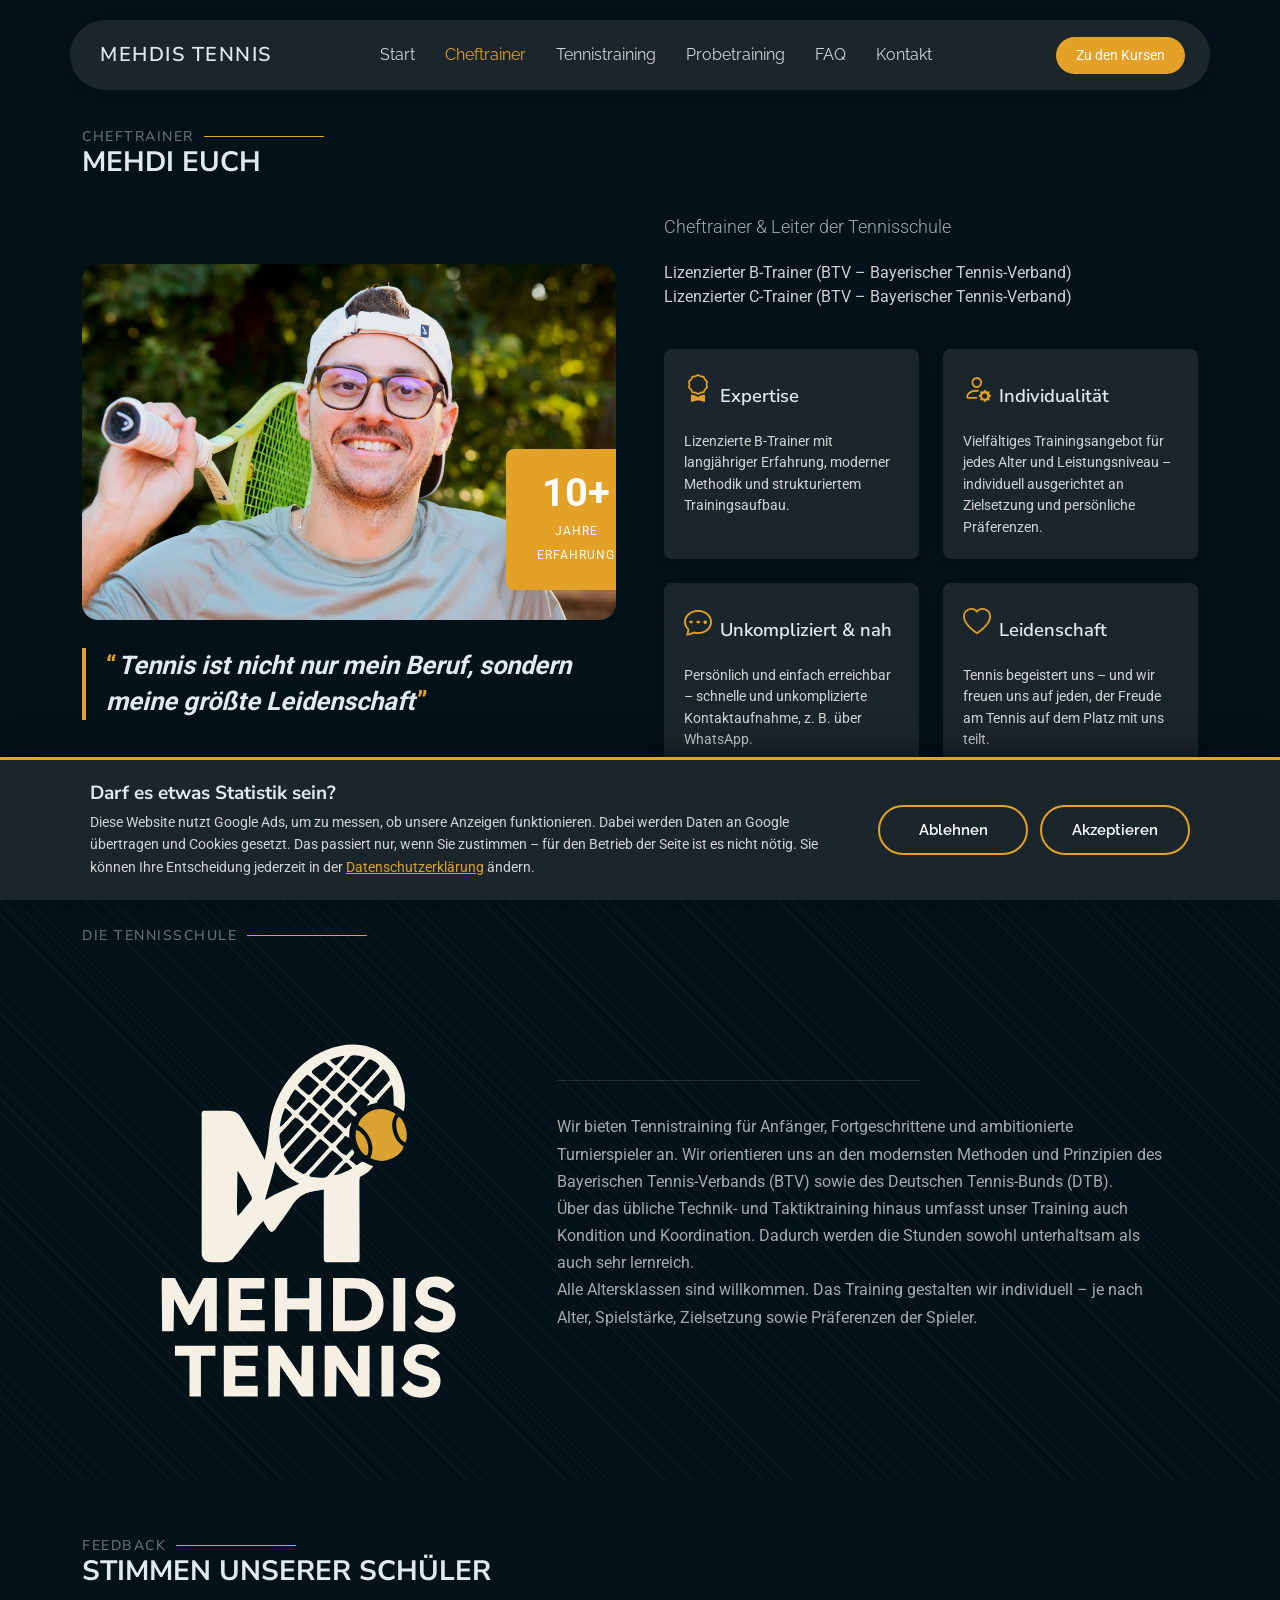
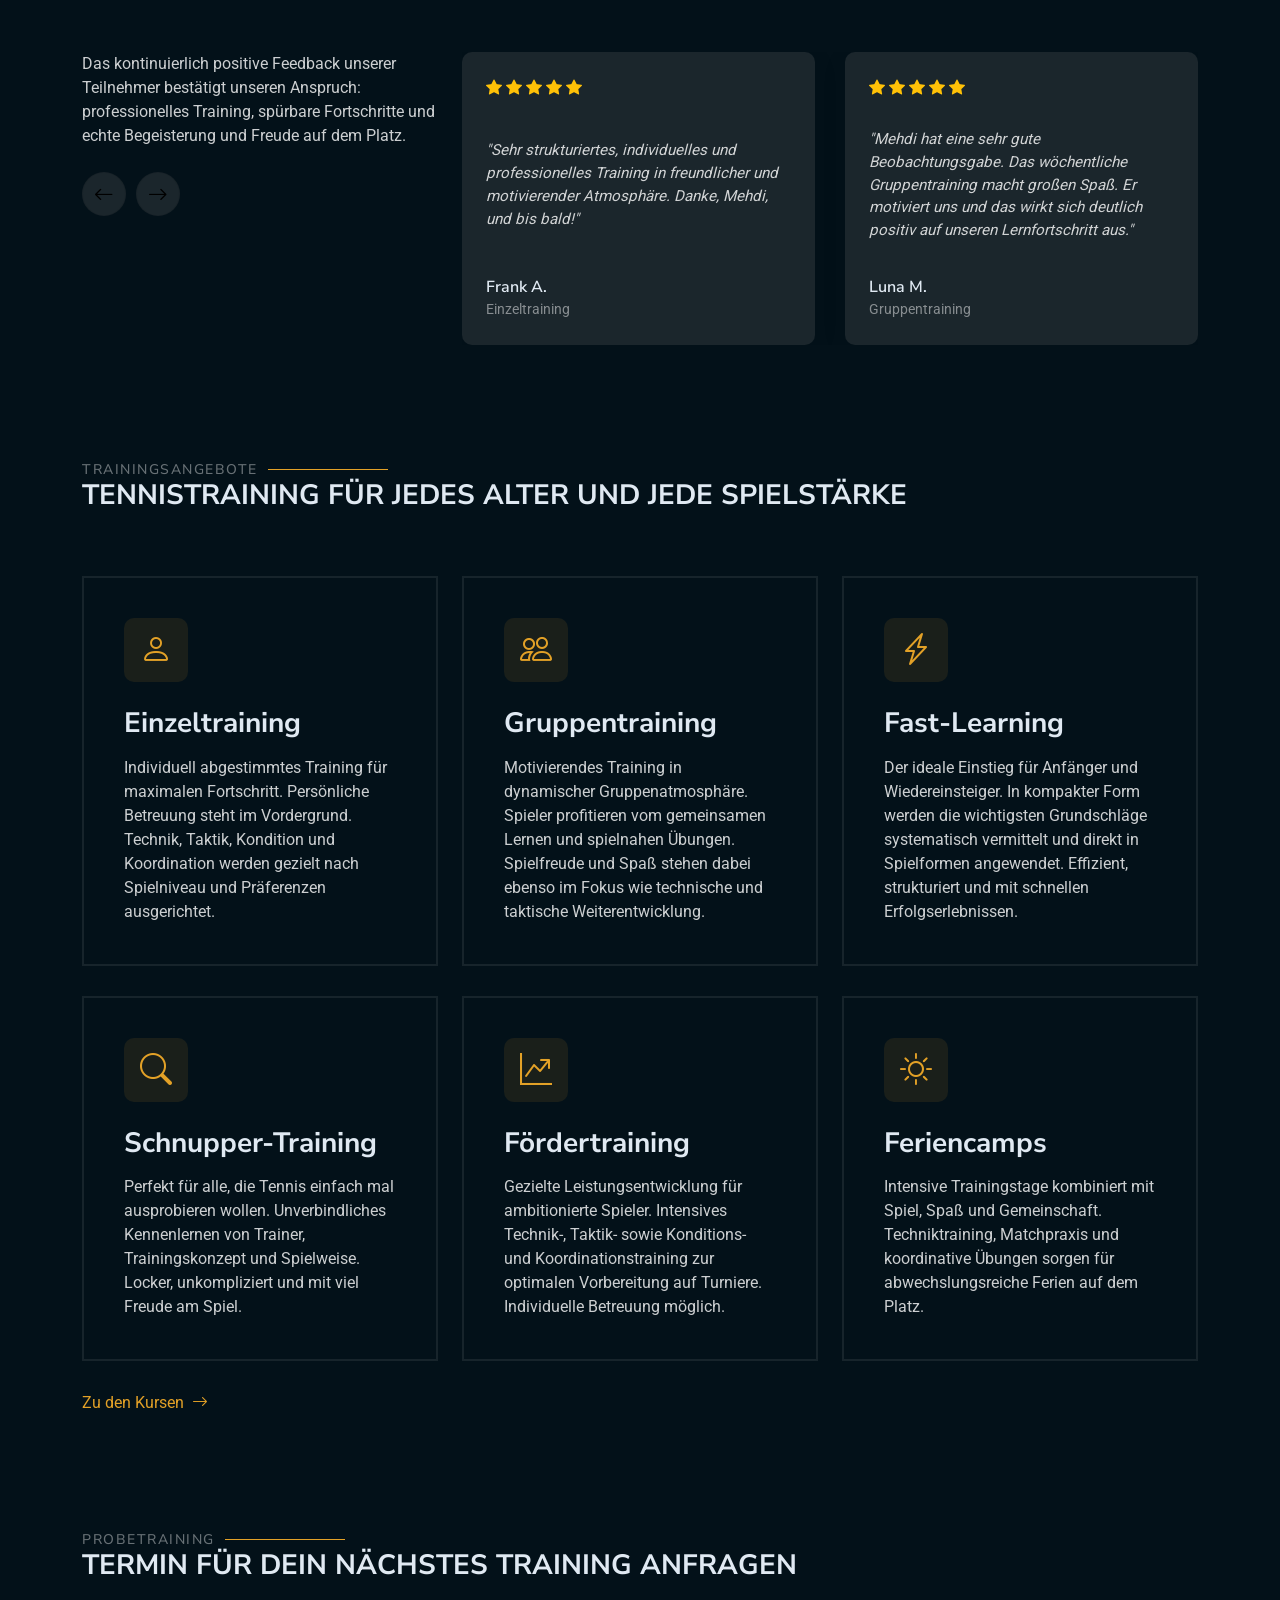
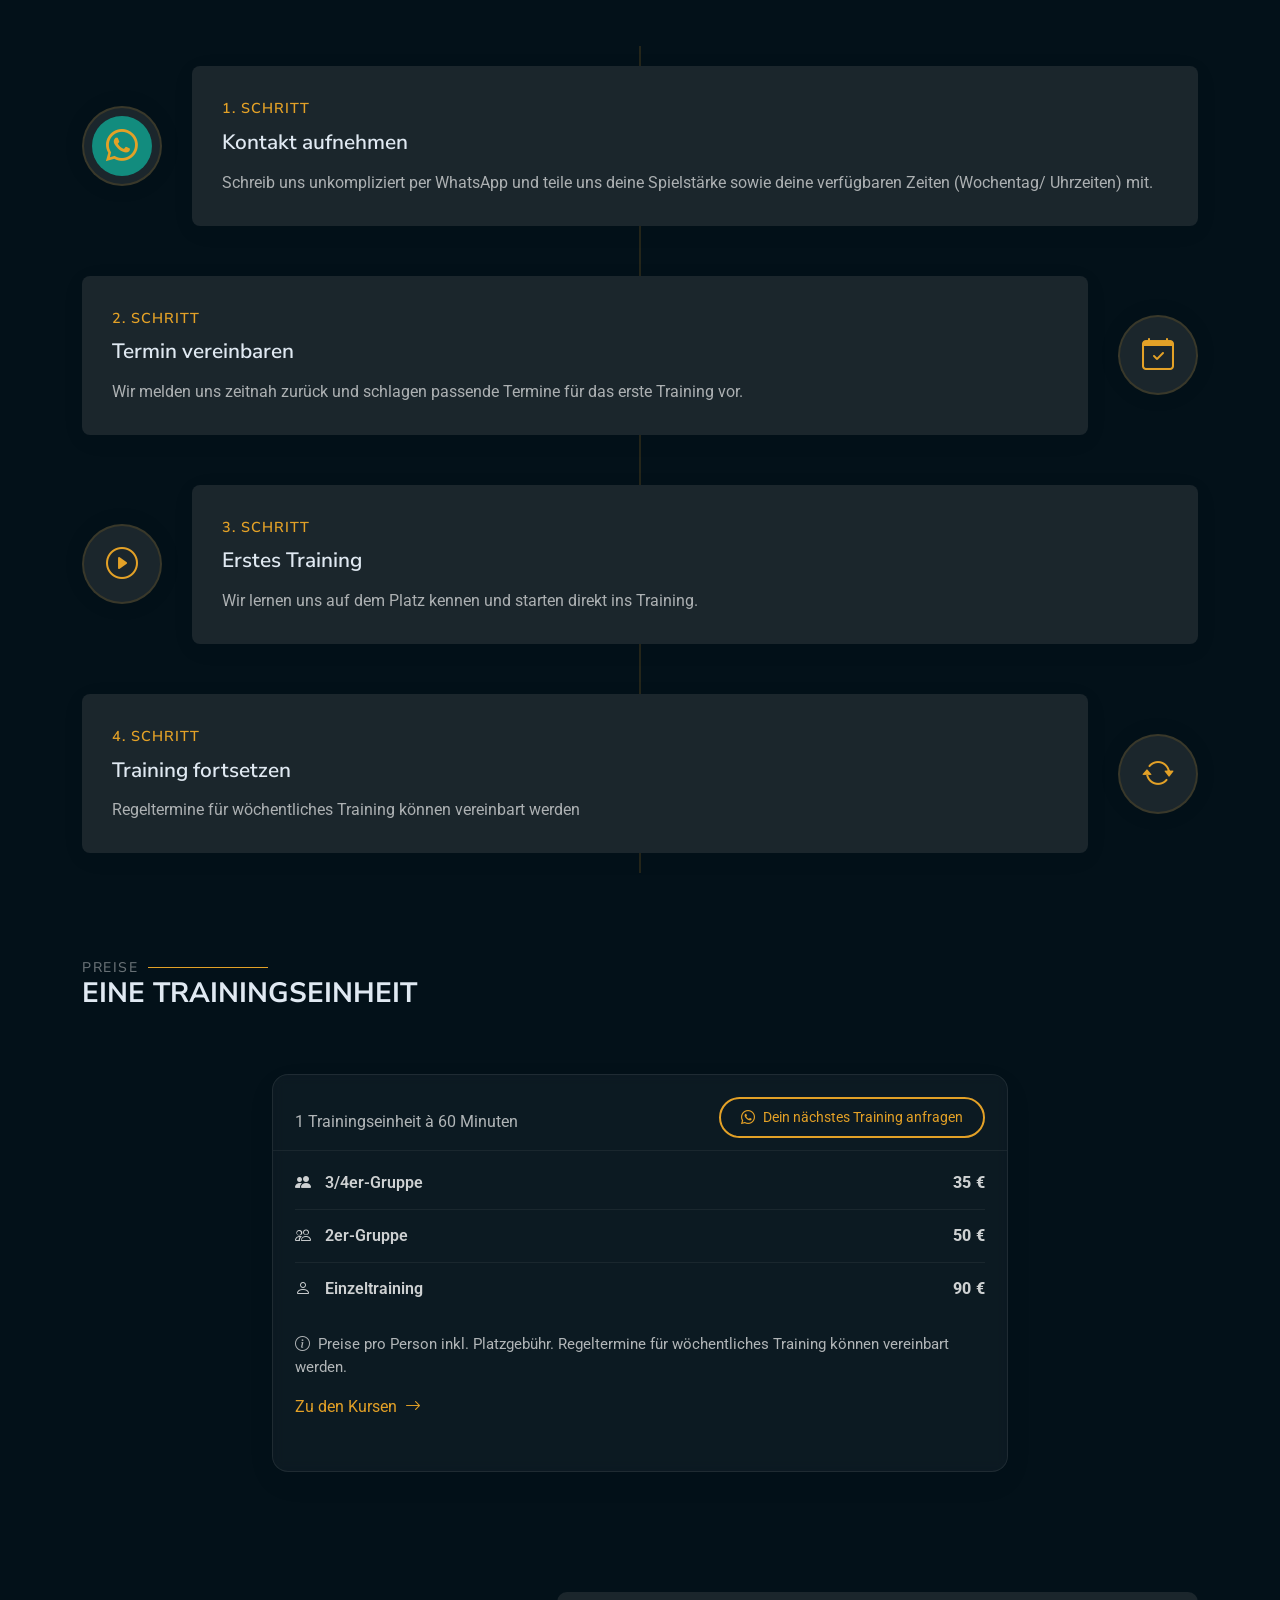
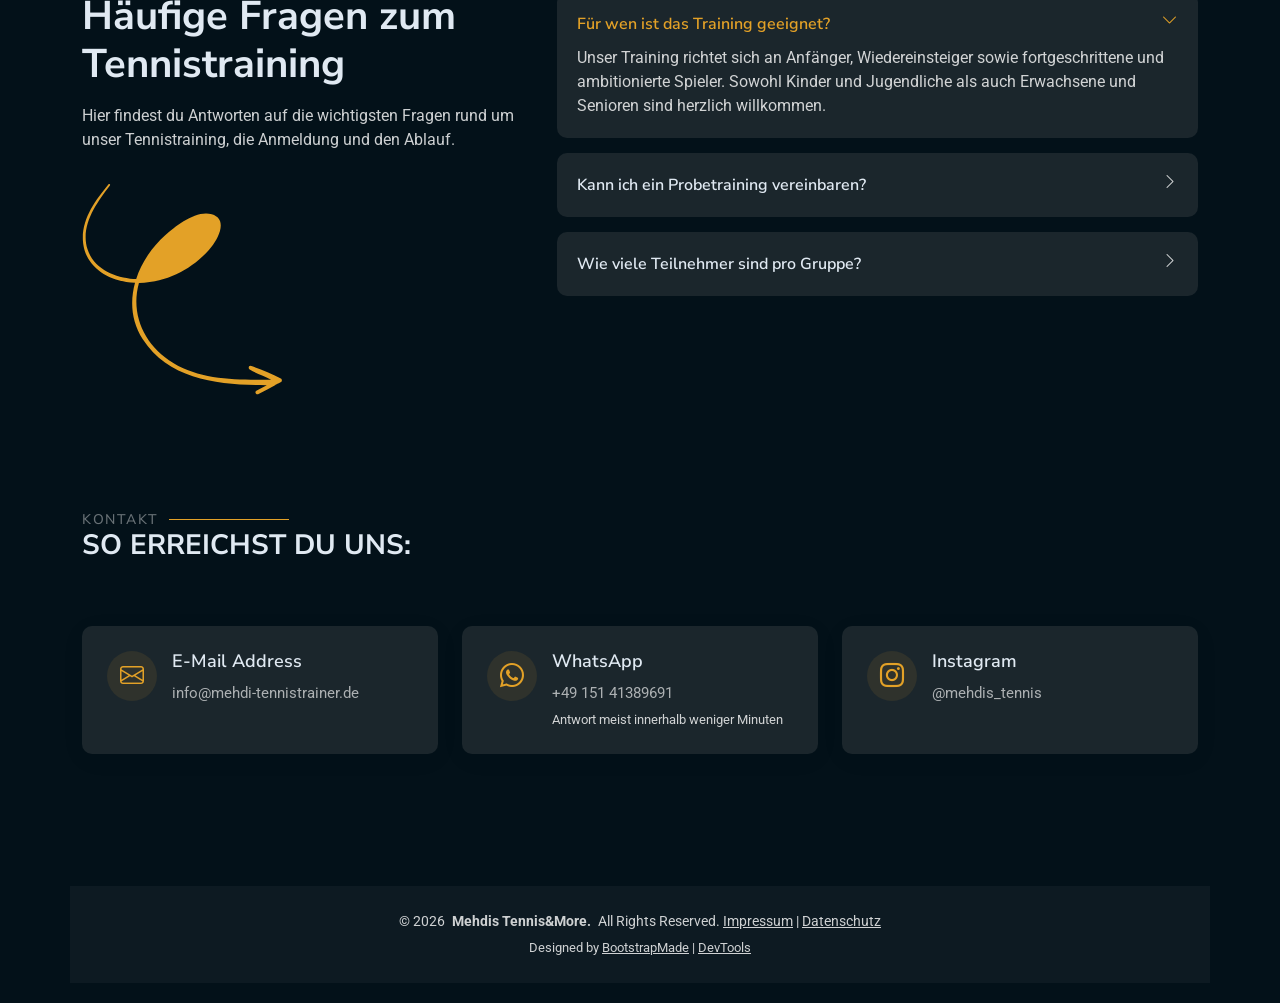
<file: index.html>
<!DOCTYPE html>
<html lang="de">

<head>
  <meta charset="utf-8">
  <meta content="width=device-width, initial-scale=1.0" name="viewport">
  <title>Mehdis Tennistraining</title>
  <meta name="description" content="">
  <meta name="keywords" content="">

  <!-- Open Graph / Social share preview -->
  <meta property="og:type" content="website">
  <meta property="og:title" content="Mehdis Tennistraining">
  <meta property="og:description" content="Professionelles Tennistraining mit Mehdi.">
  <meta property="og:url" content="https://tennistraining.mehdi-tennistrainer.de/">
  <meta property="og:image" content="https://tennistraining.mehdi-tennistrainer.de/assets/img/about/0%20Profil-preview.jpg">
  <meta property="og:image:width" content="1200">
  <meta property="og:image:height" content="800">
  <meta name="twitter:card" content="summary_large_image">
  <meta name="twitter:title" content="Mehdis Tennistraining">
  <meta name="twitter:description" content="Professionelles Tennistraining mit Mehdi.">
  <meta name="twitter:image" content="https://tennistraining.mehdi-tennistrainer.de/assets/img/about/0%20Profil-preview.jpg">

  <!-- Favicons -->
  <link href="assets/img/about/0 Profil-32.png" rel="icon">
  <link href="assets/img/about/0 Profil-180.png" rel="apple-touch-icon">

  <!-- Fonts (lokal gehostet, keine Verbindung zu Google) -->
  <link href="assets/css/fonts.css" rel="stylesheet">

  <!-- Vendor CSS Files -->
  <link href="assets/vendor/bootstrap/css/bootstrap.min.css" rel="stylesheet">
  <link href="assets/vendor/bootstrap-icons/bootstrap-icons.css" rel="stylesheet">
  <link href="assets/vendor/aos/aos.css" rel="stylesheet">
  <link href="assets/vendor/swiper/swiper-bundle.min.css" rel="stylesheet">
  <link href="assets/vendor/glightbox/css/glightbox.min.css" rel="stylesheet">

  <!-- Main CSS File -->
  <link href="assets/css/main.css" rel="stylesheet">

  <!-- =======================================================
  * Template Name: Strategy
  * Template URL: https://bootstrapmade.com/strategy-bootstrap-agency-template/
  * Updated: Jun 06 2025 with Bootstrap v5.3.6
  * Author: BootstrapMade.com
  * License: https://bootstrapmade.com/license/
  ======================================================== -->

  <!-- Google Ads (gtag.js) wird NICHT hier eingebunden, sondern erst nach
       erteilter Einwilligung von assets/js/consent.js nachgeladen. -->

</head>

<body class="index-page">

  <header id="header" class="header d-flex align-items-center fixed-top">
    <div
      class="header-container container-fluid container-xl position-relative d-flex align-items-center justify-content-between">

      <a href="index.html" class="logo d-flex align-items-center me-auto me-xl-0">
        <h1 class="sitename">Mehdis Tennis</h1>
      </a>

      <nav id="navmenu" class="navmenu">
        <ul>
          <li><a href="#hero" class="active">Start</a></li>
          <li><a href="#about">Cheftrainer</a></li>
          <li><a href="#services">Tennistraining</a></li>
          <li><a href="#steps">Probetraining</a></li>
          <li><a href="#faq">FAQ</a></li>
          <li><a href="#contact">Kontakt</a></li>
        </ul>
        <i class="mobile-nav-toggle d-xl-none bi bi-list"></i>
      </nav>

      <a class="btn-getstarted" href="/wintertraining/">Zu den Kursen</a>

    </div>
  </header>

  <main class="main">

    <!-- About Section -->
    <section id="about" class="about section">

      <!-- Section Title -->
      <div class="container section-title" data-aos="fade-up">
        <h2>Cheftrainer</h2>
        <div><span>Mehdi</span> <span class="description-title">Euch</span></div>
      </div><!-- End Section Title -->

      <div class="container">

        <div class="row gx-5 align-items-center">

          <div class="col-lg-6">
            <div class="about-image position-relative">
              <img src="assets/img/about/0 Profil.jpg" class="img-fluid rounded-4 shadow-sm" alt="About Image"
                loading="eager" fetchpriority="high">
              <div class="experience-badge">
                <span class="years">10+</span>
                <span class="text">Jahre <br> Erfahrung</span>
              </div>
            </div>
            <div class="about-intro">
              <blockquote>Tennis ist nicht nur mein Beruf, sondern meine größte Leidenschaft</blockquote>
            </div>
          </div>

          <div class="col-lg-6 mt-4 mt-lg-0" data-aos="fade-left">
            <div class="about-content">
              <p class="lead">Cheftrainer & Leiter der Tennisschule</p>
              <p>Lizenzierter B-Trainer (BTV – Bayerischer Tennis-Verband)
                <br>Lizenzierter C-Trainer (BTV – Bayerischer Tennis-Verband)
              </p>

              <div class="row g-4 mt-3">

                <div class="col-md-6" data-aos="zoom-in" data-aos-delay="400">
                  <div class="feature-item">
                    <div class="d-flex align-items-center mb-2">
                      <i class="bi bi-award me-2"></i>
                      <h5 class="mb-0">Expertise</h5>
                    </div>
                    <p>Lizenzierte B-Trainer mit langjähriger Erfahrung, moderner Methodik und strukturiertem
                      Trainingsaufbau.</p>
                  </div>
                </div>

                <div class="col-md-6" data-aos="zoom-in" data-aos-delay="450">
                  <div class="feature-item">
                    <div class="d-flex align-items-center mb-2">
                      <i class="bi bi-person-gear me-2"></i>
                      <h5 class="mb-0">Individualität</h5>
                    </div>
                    <p>Vielfältiges Trainingsangebot für jedes Alter und Leistungsniveau – individuell ausgerichtet an
                      Zielsetzung und persönliche Präferenzen.</p>
                  </div>
                </div>

                <div class="col-md-6" data-aos="zoom-in" data-aos-delay="400">
                  <div class="feature-item">
                    <div class="d-flex align-items-center mb-2">
                      <i class="bi bi-chat-dots me-2"></i>
                      <h5 class="mb-0">Unkompliziert & nah</h5>
                    </div>
                    <p>Persönlich und einfach erreichbar – schnelle und unkomplizierte Kontaktaufnahme, z. B. über
                      WhatsApp.</p>
                  </div>
                </div>

                <div class="col-md-6" data-aos="zoom-in" data-aos-delay="450">
                  <div class="feature-item">
                    <div class="d-flex align-items-center mb-2">
                      <i class="bi bi-heart me-2"></i>
                      <h5 class="mb-0">Leidenschaft</h5>
                    </div>
                    <p>Tennis begeistert uns – und wir freuen uns auf jeden, der Freude am Tennis auf dem Platz mit uns
                      teilt.</p>
                  </div>
                </div>

              </div>
            </div>
          </div>

        </div>

    </section><!-- /About Section -->

    <!-- Hero Section -->
    <section id="hero" class="hero section">
      <div class="container">

        <!-- Section Title -->
        <div class="section-title" data-aos="fade-up">
          <h2>Die Tennisschule</h2>
        </div><!-- End Section Title -->

        <div class="row">

          <div class="col-lg-5" data-aos="zoom-out">
            <div class="visual-content">
              <div class="fluid-shape">
                <img src="assets/img/logo/myLogo.svg" alt="Tennis training beim Coach Mehdi in München"
                  class="fluid-img">
              </div>
            </div>
          </div>

          <div class="col-lg-7 content-col" data-aos="fade-up">
            <div class="content">

              <div class="divider"></div>

              <div class="description">
                <p>
                  Wir bieten Tennistraining für Anfänger, Fortgeschrittene und ambitionierte Turnierspieler an.
                  Wir orientieren uns an den modernsten Methoden und Prinzipien des Bayerischen Tennis-Verbands (BTV)
                  sowie des Deutschen Tennis-Bunds (DTB).
                  <br> Über das übliche Technik- und Taktiktraining hinaus umfasst unser Training auch Kondition und
                  Koordination.
                  Dadurch werden die Stunden sowohl unterhaltsam als auch sehr lernreich.
                  <br> Alle Altersklassen sind willkommen. Das Training gestalten wir individuell – je nach Alter,
                  Spielstärke, Zielsetzung sowie Präferenzen der Spieler.
                </p>
              </div>

            </div>
          </div>

        </div>
      </div>
    </section><!-- /Hero Section -->

    <!-- Feedback Section -->
    <section id="feedback" class="feedback section">

      <!-- Section Title -->
      <div class="container section-title" data-aos="fade-up">
        <h2>Feedback</h2>
        <div><span>Stimmen</span> <span class="description-title">unserer Schüler</span></div>
      </div><!-- End Section Title -->

      <div class="container">
        <div class="testimonial-section" data-aos="fade-up" data-aos-delay="100">
            <div class="row">
              <div class="col-lg-4" data-aos="fade-right" data-aos-delay="200">
                <div class="testimonial-intro">
                  <p>Das kontinuierlich positive Feedback unserer Teilnehmer bestätigt unseren Anspruch: professionelles
                    Training, spürbare Fortschritte und echte Begeisterung und Freude auf dem Platz.</p>
                  <div class="swiper-nav-buttons mt-4">
                    <button class="slider-prev"><i class="bi bi-arrow-left"></i></button>
                    <button class="slider-next"><i class="bi bi-arrow-right"></i></button>
                  </div>
                </div>
              </div>

              <div class="col-lg-8" data-aos="fade-left" data-aos-delay="300">
                <div class="testimonial-slider swiper init-swiper">
                  <script type="application/json" class="swiper-config">
                  {
                    "loop": true,
                    "speed": 800,
                    "autoplay": {
                      "delay": 5000
                    },
                    "slidesPerView": 1,
                    "spaceBetween": 30,
                    "navigation": {
                      "nextEl": ".slider-next",
                      "prevEl": ".slider-prev"
                    },
                    "breakpoints": {
                      "768": {
                        "slidesPerView": 2
                      }
                    }
                  }
                </script>
                  <div class="swiper-wrapper">

                    <div class="swiper-slide">
                      <div class="testimonial-item">
                        <div class="rating mb-3">
                          <i class="bi bi-star-fill"></i>
                          <i class="bi bi-star-fill"></i>
                          <i class="bi bi-star-fill"></i>
                          <i class="bi bi-star-fill"></i>
                          <i class="bi bi-star-fill"></i>
                        </div>
                        <p>"Sehr strukturiertes, individuelles und professionelles Training in freundlicher und
                          motivierender Atmosphäre. Danke, Mehdi, und bis bald!"</p>
                        <div class="client-info d-flex align-items-center mt-4">
                          <div>
                            <h6 class="mb-0">Frank A.</h6>
                            <span>Einzeltraining</span>
                          </div>
                        </div>
                      </div>
                    </div>

                    <div class="swiper-slide">
                      <div class="testimonial-item">
                        <div class="rating mb-3">
                          <i class="bi bi-star-fill"></i>
                          <i class="bi bi-star-fill"></i>
                          <i class="bi bi-star-fill"></i>
                          <i class="bi bi-star-fill"></i>
                          <i class="bi bi-star-fill"></i>
                        </div>
                        <p>"Mehdi hat eine sehr gute Beobachtungsgabe. Das wöchentliche Gruppentraining macht großen
                          Spaß. Er motiviert uns und das wirkt sich deutlich positiv auf unseren Lernfortschritt aus."
                        </p>
                        <div class="client-info d-flex align-items-center mt-4">
                          <!--<img src="assets/img/person/myFoto.jpg" class="client-img" alt="Client" loading="lazy">-->
                          <div>
                            <h6 class="mb-0">Luna M.</h6>
                            <span>Gruppentraining</span>
                          </div>
                        </div>
                      </div>
                    </div>

                    <div class="swiper-slide">
                      <div class="testimonial-item">
                        <div class="rating mb-3">
                          <i class="bi bi-star-fill"></i>
                          <i class="bi bi-star-fill"></i>
                          <i class="bi bi-star-fill"></i>
                          <i class="bi bi-star-fill"></i>
                          <i class="bi bi-star-fill"></i>
                        </div>
                        <p>"Strukturiert, effizient und motivierend – der Fast Learning war für mich der perfekte
                          Einstieg, um die Tennistechnik schnell zu erlernen und direkt im Spiel anzuwenden."</p>
                        <div class="client-info d-flex align-items-center mt-4">
                          <div>
                            <h6 class="mb-0">Alexander S.</h6>
                            <span>Fast-Learning</span>
                          </div>
                        </div>
                      </div>
                    </div>

                  </div>
                </div>
              </div>
            </div>
        </div>
      </div>

    </section><!-- /Feedback Section -->

    <!-- Services Section -->
    <section id="services" class="services section">

      <!-- Section Title -->
      <div class="container section-title" data-aos="fade-up">
        <h2>Trainingsangebote</h2>
        <div><span>Tennistraining für jedes Alter und jede Spielstärke</span></div>
      </div><!-- End Section Title -->

      <div class="container" data-aos="fade-up" data-aos-delay="100">

        <div class="row justify-content-center">

          <div class="col-lg-4 col-md-6" data-aos="fade-up" data-aos-delay="100">
            <div class="service-card position-relative z-1">
              <div class="service-icon">
                <i class="bi bi-person"></i>
              </div>
              <h3>Einzeltraining</h3>
              <p>
                Individuell abgestimmtes Training für maximalen Fortschritt. Persönliche Betreuung steht im Vordergrund.
                Technik, Taktik, Kondition und Koordination werden gezielt nach Spielniveau und Präferenzen
                ausgerichtet.
              </p>
            </div>
          </div>

          <div class="col-lg-4 col-md-6" data-aos="fade-up" data-aos-delay="200">
            <div class="service-card position-relative z-1">
              <div class="service-icon">
                <i class="bi bi-people"></i>
              </div>
              <h3>Gruppentraining</h3>
              <p>
                Motivierendes Training in dynamischer Gruppenatmosphäre. Spieler profitieren vom gemeinsamen Lernen und
                spielnahen Übungen. Spielfreude und Spaß stehen dabei ebenso im Fokus wie technische und taktische
                Weiterentwicklung.
              </p>
            </div>
          </div>

          <div class="col-lg-4 col-md-6" data-aos="fade-up" data-aos-delay="300">
            <div class="service-card position-relative z-1">
              <div class="service-icon">
                <i class="bi bi-lightning-charge"></i>
              </div>
              <h3>Fast-Learning</h3>
              <p>
                Der ideale Einstieg für Anfänger und Wiedereinsteiger. In kompakter Form werden die wichtigsten
                Grundschläge systematisch vermittelt und direkt in Spielformen angewendet. Effizient, strukturiert und
                mit schnellen Erfolgserlebnissen.
              </p>
            </div>
          </div>

          <div class="col-lg-4 col-md-6" data-aos="fade-up" data-aos-delay="100">
            <div class="service-card position-relative z-1">
              <div class="service-icon">
                <i class="bi bi-search"></i>
              </div>
              <h3>Schnupper-Training</h3>
              <p>
                Perfekt für alle, die Tennis einfach mal ausprobieren wollen. Unverbindliches Kennenlernen von Trainer,
                Trainingskonzept und Spielweise. Locker, unkompliziert und mit viel Freude am Spiel.
              </p>
            </div>
          </div>

          <div class="col-lg-4 col-md-6" data-aos="fade-up" data-aos-delay="200">
            <div class="service-card position-relative z-1">
              <div class="service-icon">
                <i class="bi bi-graph-up-arrow"></i>
              </div>
              <h3>Fördertraining</h3>
              <p>
                Gezielte Leistungsentwicklung für ambitionierte Spieler. Intensives Technik-, Taktik- sowie Konditions-
                und Koordinationstraining zur optimalen Vorbereitung auf Turniere. Individuelle Betreuung möglich.
              </p>
            </div>
          </div>

          <div class="col-lg-4 col-md-6" data-aos="fade-up" data-aos-delay="300">
            <div class="service-card position-relative z-1">
              <div class="service-icon">
                <i class="bi bi-sun"></i>
              </div>
              <h3>Feriencamps</h3>
              <p>
                Intensive Trainingstage kombiniert mit Spiel, Spaß und Gemeinschaft. Techniktraining, Matchpraxis und
                koordinative Übungen sorgen für abwechslungsreiche Ferien auf dem Platz.
              </p>
            </div>
          </div>

        </div>

        <!-- Button: Zu den Kursen -->
        <div class="text-left" data-aos="fade-up" data-aos-delay="200">
          <a href="/wintertraining/" class="btn-getstarted">
            Zu den Kursen <i class="bi bi-arrow-right ms-1"></i>
          </a>
        </div>

      </div>
    </section><!-- /Services Section -->

    <!-- Steps Section -->
    <section id="steps" class="steps section">

      <!-- Section Title -->
      <div class="container section-title" data-aos="fade-up">
        <h2> Probetraining</h2>
        <div><span>Termin für dein nächstes Training anfragen</span> </div>
      </div><!-- End Section Title -->

      <div class="container" data-aos="fade-up" data-aos-delay="100">

        <div class="steps-wrapper">

          <div class="step-item" data-aos="fade-right" data-aos-delay="200">
            <div class="step-content">
              <div class="step-icon">
                <a class="whatsapp-btn"
                  href="https://wa.me/+4915141389691?text=Hallo%2C%0A%0Aich%20m%C3%B6chte%20einen%20Termin%20f%C3%BCr%20eine%20Tennisstunde%20ausmachen.%0A%0AMeine%20Verf%C3%BCgbarkeit%3A%0A(Bitte%20alle%20m%C3%B6glichen%20Tage%20und%20Uhrzeiten%20angeben.)%0A%0A%0AViele%20Gr%C3%BC%C3%9Fe%0A(Vor-%20und%20Nachname)"
                  target="_blank">

                  <!-- Ausführlicherer Text mit Angabe der Spielstärke und Anzahl der Teilnehmer
                  href="https://wa.me/+4915141389691?text=Hallo%2C%0A%0Aich%20m%C3%B6chte%20einen%20Termin%20f%C3%BCr%20eine%20Tennisstunde%20ausmachen.%0A%0ASpielniveau%3A%20ich%20spiele%20Tennis%20seit%0A-%3E%20___%20Jahren%0A%0AIch%20m%C3%B6chte%20alleine%20trainieren%20oder%20ich%20bringe%20___%20(1%20bis%203)%20Bekannte%20mit%0A-%3E%20(bitte%20genaue%20Anzahl%20an%20Teilnehmer%20angeben!)%0A%0AZeitliche%20Verf%C3%BCgbarkeit%3A%20Wochentage%20und%20Uhrzeiten%0A-%3E%20(bitte%20alle%20m%C3%B6glichen%20Zeiten%20angeben)%0A%0AIch%20freue%20mich%20auf%20Deine%20R%C3%BCckmeldung!%0A%0AViele%20Gr%C3%BC%C3%9Fe"
                  target="_blank"> 
                  -->
                  <i class="bi bi-whatsapp"></i>
                </a>
              </div>
              <div class="step-info">
                <span class="step-number"> 1. Schritt</span>
                <h3>Kontakt aufnehmen</h3>
                <p> Schreib uns unkompliziert per WhatsApp und teile uns deine Spielstärke sowie deine verfügbaren
                  Zeiten (Wochentag/ Uhrzeiten) mit.</p>
              </div>
            </div>
          </div><!-- End Step Item -->

          <div class="step-item" data-aos="fade-left" data-aos-delay="300">
            <div class="step-content">
              <div class="step-icon">
                <i class="bi bi-calendar-check"></i>
              </div>
              <div class="step-info">
                <span class="step-number">2. Schritt</span>
                <h3>Termin vereinbaren</h3>
                <p>Wir melden uns zeitnah zurück und schlagen passende Termine für das erste Training vor. </p>
              </div>
            </div>
          </div><!-- End Step Item -->

          <div class="step-item" data-aos="fade-right" data-aos-delay="400">
            <div class="step-content">
              <div class="step-icon">
                <i class="bi bi-play-circle"></i>
              </div>
              <div class="step-info">
                <span class="step-number">3. Schritt</span>
                <h3>Erstes Training</h3>
                <p>Wir lernen uns auf dem Platz kennen und starten direkt ins Training.</p>
              </div>
            </div>
          </div><!-- End Step Item -->

          <div class="step-item" data-aos="fade-left" data-aos-delay="500">
            <div class="step-content">
              <div class="step-icon">
                <i class="bi bi-arrow-repeat"></i>
              </div>
              <div class="step-info">
                <span class="step-number">4. Schritt</span>
                <h3>Training fortsetzen</h3>
                <p>Regeltermine für wöchentliches Training können vereinbart werden</p>
              </div>
            </div>
          </div>

        </div>

    </section><!-- /Steps Section -->


    <!-- Pricing Section -->
    <section id="pricing" class="pricing section pricing-simple">

      <!-- Section Title (KEEP THIS PART) -->
      <div class="container section-title" data-aos="fade-up">
        <h2>Preise</h2>
        <div><span>Eine Trainingseinheit</span></div>
      </div><!-- End Section Title -->

      <div class="container" data-aos="fade-up" data-aos-delay="100">

        <div class="row justify-content-center">
          <div class="col-lg-8">

            <div class="pricing-card">
              <div class="pricing-head d-flex align-items-center justify-content-between flex-wrap gap-3">
                <p class="mb-0">1 Trainingseinheit à 60 Minuten</p>

                <a class="btn-getstarted btn-pill"
                  href="https://wa.me/+4915141389691?text=Hallo%2C%0A%0Aich%20m%C3%B6chte%20einen%20Termin%20f%C3%BCr%20eine%20Tennisstunde%20ausmachen.%0A%0AMeine%20Verf%C3%BCgbarkeit%3A%0A(Bitte%20alle%20m%C3%B6glichen%20Tage%20und%20Uhrzeiten%20angeben.)%0A%0A%0AViele%20Gr%C3%BC%C3%9Fe%0A(Vor-%20und%20Nachname)"
                  target="_blank">

                  <!-- Ausführlicherer Text mit Angabe der Spielstärke und Anzahl der Teilnehmer
                  href="https://wa.me/+4915141389691?text=Hallo%2C%0A%0Aich%20m%C3%B6chte%20einen%20Termin%20f%C3%BCr%20eine%20Tennisstunde%20ausmachen.%0A%0ASpielniveau%3A%20ich%20spiele%20Tennis%20seit%0A-%3E%20___%20Jahren%0A%0AIch%20m%C3%B6chte%20alleine%20trainieren%20oder%20ich%20bringe%20___%20(1%20bis%203)%20Bekannte%20mit%0A-%3E%20(bitte%20genaue%20Anzahl%20an%20Teilnehmer%20angeben!)%0A%0AZeitliche%20Verf%C3%BCgbarkeit%3A%20Wochentage%20und%20Uhrzeiten%0A-%3E%20(bitte%20alle%20m%C3%B6glichen%20Zeiten%20angeben)%0A%0AIch%20freue%20mich%20auf%20Deine%20R%C3%BCckmeldung!%0A%0AViele%20Gr%C3%BC%C3%9Fe"
                  target="_blank"> 
                  -->
                  <i class="bi bi-whatsapp"></i> Dein nächstes Training anfragen
                </a>

              </div>

              <ul class="pricing-list">

                <li>
                  <div class="price-label">
                    <i class="bi bi-people-fill me-1"></i>
                    <span>3/4er-Gruppe</span>
                  </div>
                  <div class="price-value">35 €</div>
                </li>

                <li>
                  <div class="price-label">
                    <i class="bi bi-people me-1"></i>
                    <span>2er-Gruppe</span>
                  </div>
                  <div class="price-value">50 €</div>
                </li>

                <li>
                  <div class="price-label">
                    <i class="bi bi-person me-1"></i>
                    <span>Einzeltraining</span>
                  </div>
                  <div class="price-value">90 €</div>
                </li>


              </ul>

              <div class="pricing-foot d-flex justify-content-between align-items-center flex-wrap gap-3">
                <p class="pricing-note mb-0">
                  <i class="bi bi-info-circle me-1"></i>
                  Preise pro Person inkl. Platzgebühr. Regeltermine für wöchentliches Training können vereinbart werden.
                </p>

                <!-- Button: Zu den Kursen -->
                <div class="text-left" data-aos="fade-up" data-aos-delay="200">
                  <a href="/wintertraining/" class="btn-getstarted">
                    Zu den Kursen <i class="bi bi-arrow-right ms-1"></i>
                  </a>
                </div>
              </div>
            </div>

          </div>
        </div>

      </div>
    </section><!-- /Pricing Section -->

    <!-- Faq Section -->
    <section class="faq-9 faq section" id="faq">

      <div class="container">
        <div class="row">

          <div class="col-lg-5" data-aos="fade-up">
            <h2 class="faq-title">Häufige Fragen zum Tennistraining</h2>
            <p class="faq-description">
              Hier findest du Antworten auf die wichtigsten Fragen rund um unser Tennistraining, die Anmeldung und den Ablauf.
            </p>
            <div class="faq-arrow d-none d-lg-block" data-aos="fade-up" data-aos-delay="200">
              <svg class="faq-arrow" width="200" height="211" viewBox="0 0 200 211" fill="none"
                xmlns="http://www.w3.org/2000/svg">
                <path
                  d="M198.804 194.488C189.279 189.596 179.529 185.52 169.407 182.07L169.384 182.049C169.227 181.994 169.07 181.939 168.912 181.884C166.669 181.139 165.906 184.546 167.669 185.615C174.053 189.473 182.761 191.837 189.146 195.695C156.603 195.912 119.781 196.591 91.266 179.049C62.5221 161.368 48.1094 130.695 56.934 98.891C84.5539 98.7247 112.556 84.0176 129.508 62.667C136.396 53.9724 146.193 35.1448 129.773 30.2717C114.292 25.6624 93.7109 41.8875 83.1971 51.3147C70.1109 63.039 59.63 78.433 54.2039 95.0087C52.1221 94.9842 50.0776 94.8683 48.0703 94.6608C30.1803 92.8027 11.2197 83.6338 5.44902 65.1074C-1.88449 41.5699 14.4994 19.0183 27.9202 1.56641C28.6411 0.625793 27.2862 -0.561638 26.5419 0.358501C13.4588 16.4098 -0.221091 34.5242 0.896608 56.5659C1.8218 74.6941 14.221 87.9401 30.4121 94.2058C37.7076 97.0203 45.3454 98.5003 53.0334 98.8449C47.8679 117.532 49.2961 137.487 60.7729 155.283C87.7615 197.081 139.616 201.147 184.786 201.155L174.332 206.827C172.119 208.033 174.345 211.287 176.537 210.105C182.06 207.125 187.582 204.122 193.084 201.144C193.346 201.147 195.161 199.887 195.423 199.868C197.08 198.548 193.084 201.144 195.528 199.81C196.688 199.192 197.846 198.552 199.006 197.935C200.397 197.167 200.007 195.087 198.804 194.488Z"
                  fill="currentColor"></path>
              </svg>
            </div>
          </div>

          <div class="col-lg-7" data-aos="fade-up" data-aos-delay="300">
            <div class="faq-container">

              <div class="faq-item faq-active">
                <h3>Für wen ist das Training geeignet?</h3>
                <div class="faq-content">
                  <p>
                    Unser Training richtet sich an Anfänger, Wiedereinsteiger sowie fortgeschrittene
                    und ambitionierte Spieler. Sowohl Kinder und Jugendliche als auch Erwachsene
                    und Senioren sind herzlich willkommen.
                  </p>
                </div>
                <i class="faq-toggle bi bi-chevron-right"></i>
              </div>

              <div class="faq-item">
                <h3>Kann ich ein Probetraining vereinbaren?</h3>
                <div class="faq-content">
                  <p>
                    Ja, ein Probetraining ist möglich. Mehr dazu:
                    <br> <a href="#steps"> <i class="bi bi-arrow-right ms-1"></i> Probetraining vereinbaren</a>
                    <br> <a href="#pricing"> <i class="bi bi-arrow-right ms-1"></i> Preise </a>
                  </p>
                </div>
                <i class="faq-toggle bi bi-chevron-right"></i>
              </div>

              <div class="faq-item">
                <h3>Wie viele Teilnehmer sind pro Gruppe?</h3>
                <div class="faq-content">
                  <p>
                    Sowohl individuelles Einzeltraining als auch Gruppentraining sind möglich.
                    Um ein effektives Training zu gewährleisten, ist das Gruppentraining auf
                    <strong>maximal vier Teilnehmer pro Gruppe</strong> begrenzt.
                  </p>
                </div>
                <i class="faq-toggle bi bi-chevron-right"></i>
              </div>

            </div>
          </div>

        </div>
      </div>
    </section>

    <!-- Contact Section -->
    <section id="contact" class="contact section">

      <!-- Section Title -->
      <div class="container section-title" data-aos="fade-up">
        <h2>Kontakt</h2>
        <div><span>So erreichst du uns:</span></div>
      </div><!-- End Section Title -->

      <div class="container" data-aos="fade-up" data-aos-delay="100">

        <!-- Contact Info Boxes -->
        <div class="row gy-4 mb-5">

          <div class="col-lg-4" data-aos="fade-up" data-aos-delay="200">
            <div class="contact-info-box">
              <div class="icon-box">
                <i class="bi bi-envelope"></i>
              </div>
              <div class="info-content">
                <h4>E-Mail Address</h4>
                <p>
                  <a href="mailto:info@mehdi-tennistrainer.de">
                    info@mehdi-tennistrainer.de
                  </a>
                </p>
              </div>
            </div>
          </div>

          <div class="col-lg-4" data-aos="fade-up" data-aos-delay="300">
            <div class="contact-info-box">
              <div class="icon-box">
                <i class="bi bi-whatsapp"></i>
              </div>
              <div class="info-content">
                <h4>WhatsApp</h4>
                <p>
                  <a href="https://wa.me/4915141389691" target="_blank">
                    +49 151 41389691
                  </a>
                </p>
                <small class="whatsapp-hint">
                  Antwort meist innerhalb weniger Minuten
                </small>
              </div>
            </div>
          </div>

          <div class="col-lg-4" data-aos="fade-up" data-aos-delay="400">
            <div class="contact-info-box">
              <div class="icon-box">
                <i class="bi bi-instagram"></i>
              </div>
              <div class="info-content">
                <h4>Instagram</h4>
                <p>
                  <a href="https://www.instagram.com/mehdis_tennis/profilecard/?igsh=MWcwcndlMDBweDc4MQ%3D%3D"
                    target="_blank">
                    @mehdis_tennis
                  </a>
                </p>
              </div>
            </div>
          </div>


        </div>

      </div>

    </section><!-- /Contact Section -->

  </main>

  <footer id="footer" class="footer">
    <div class="container copyright text-center mt-4">
      <p>
        © <span id="year"></span>
        <strong class="px-1 sitename">Mehdis Tennis&More.</strong>
        <span>All Rights Reserved</span>.
        <a href="/impressum/">Impressum</a> |
        <a href="/datenschutz/" target="_blank">Datenschutz</a>
      </p>
      <div class="credits">
        <!-- All the links in the footer should remain intact. -->
        <!-- You can delete the links only if you've purchased the pro version. -->
        <!-- Licensing information: https://bootstrapmade.com/license/ -->
        Designed by <a href="https://bootstrapmade.com/">BootstrapMade</a> | <a
          href="https://bootstrapmade.com/tools/">DevTools</a>
      </div>
    </div>
  </footer>

  <!-- Scroll Top -->
  <a href="#" id="scroll-top" class="scroll-top d-flex align-items-center justify-content-center"><i
      class="bi bi-arrow-up-short"></i></a>

  <!-- Preloader -->
  <div id="preloader"></div>

  <!-- Vendor JS Files -->
  <script src="assets/vendor/bootstrap/js/bootstrap.bundle.min.js"></script>
  <script src="assets/vendor/aos/aos.js"></script>
  <script src="assets/vendor/swiper/swiper-bundle.min.js"></script>
  <script src="assets/vendor/glightbox/js/glightbox.min.js"></script>
  <script src="assets/vendor/imagesloaded/imagesloaded.pkgd.min.js"></script>
  <script src="assets/vendor/isotope-layout/isotope.pkgd.min.js"></script>

  <!-- Main JS File -->
  <script src="assets/js/main.js"></script>

  <!-- Einwilligung: laedt Google Ads erst nach Zustimmung -->
  <script src="assets/js/consent.js"></script>

  <!-- year for copyright footer-->
  <script>
    document.getElementById("year").textContent = new Date().getFullYear();
  </script>

</body>

</html>
</file>
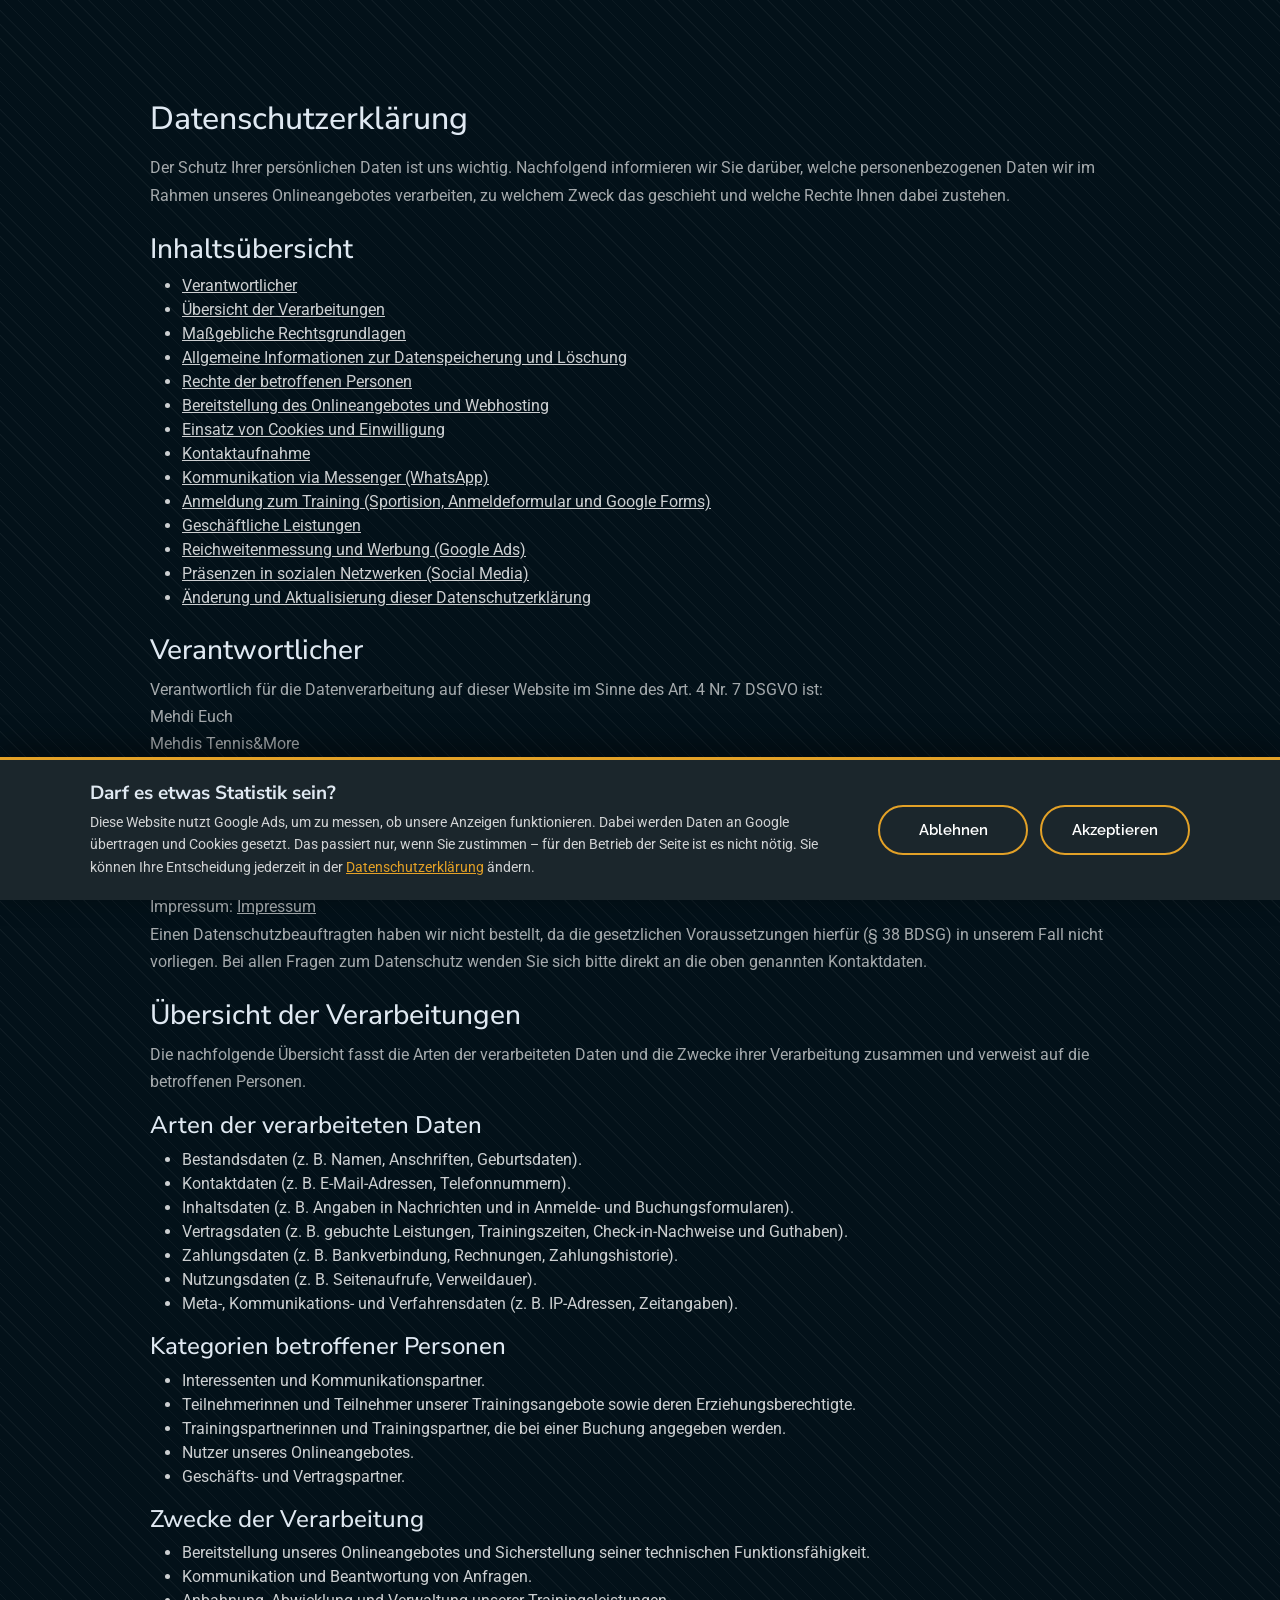
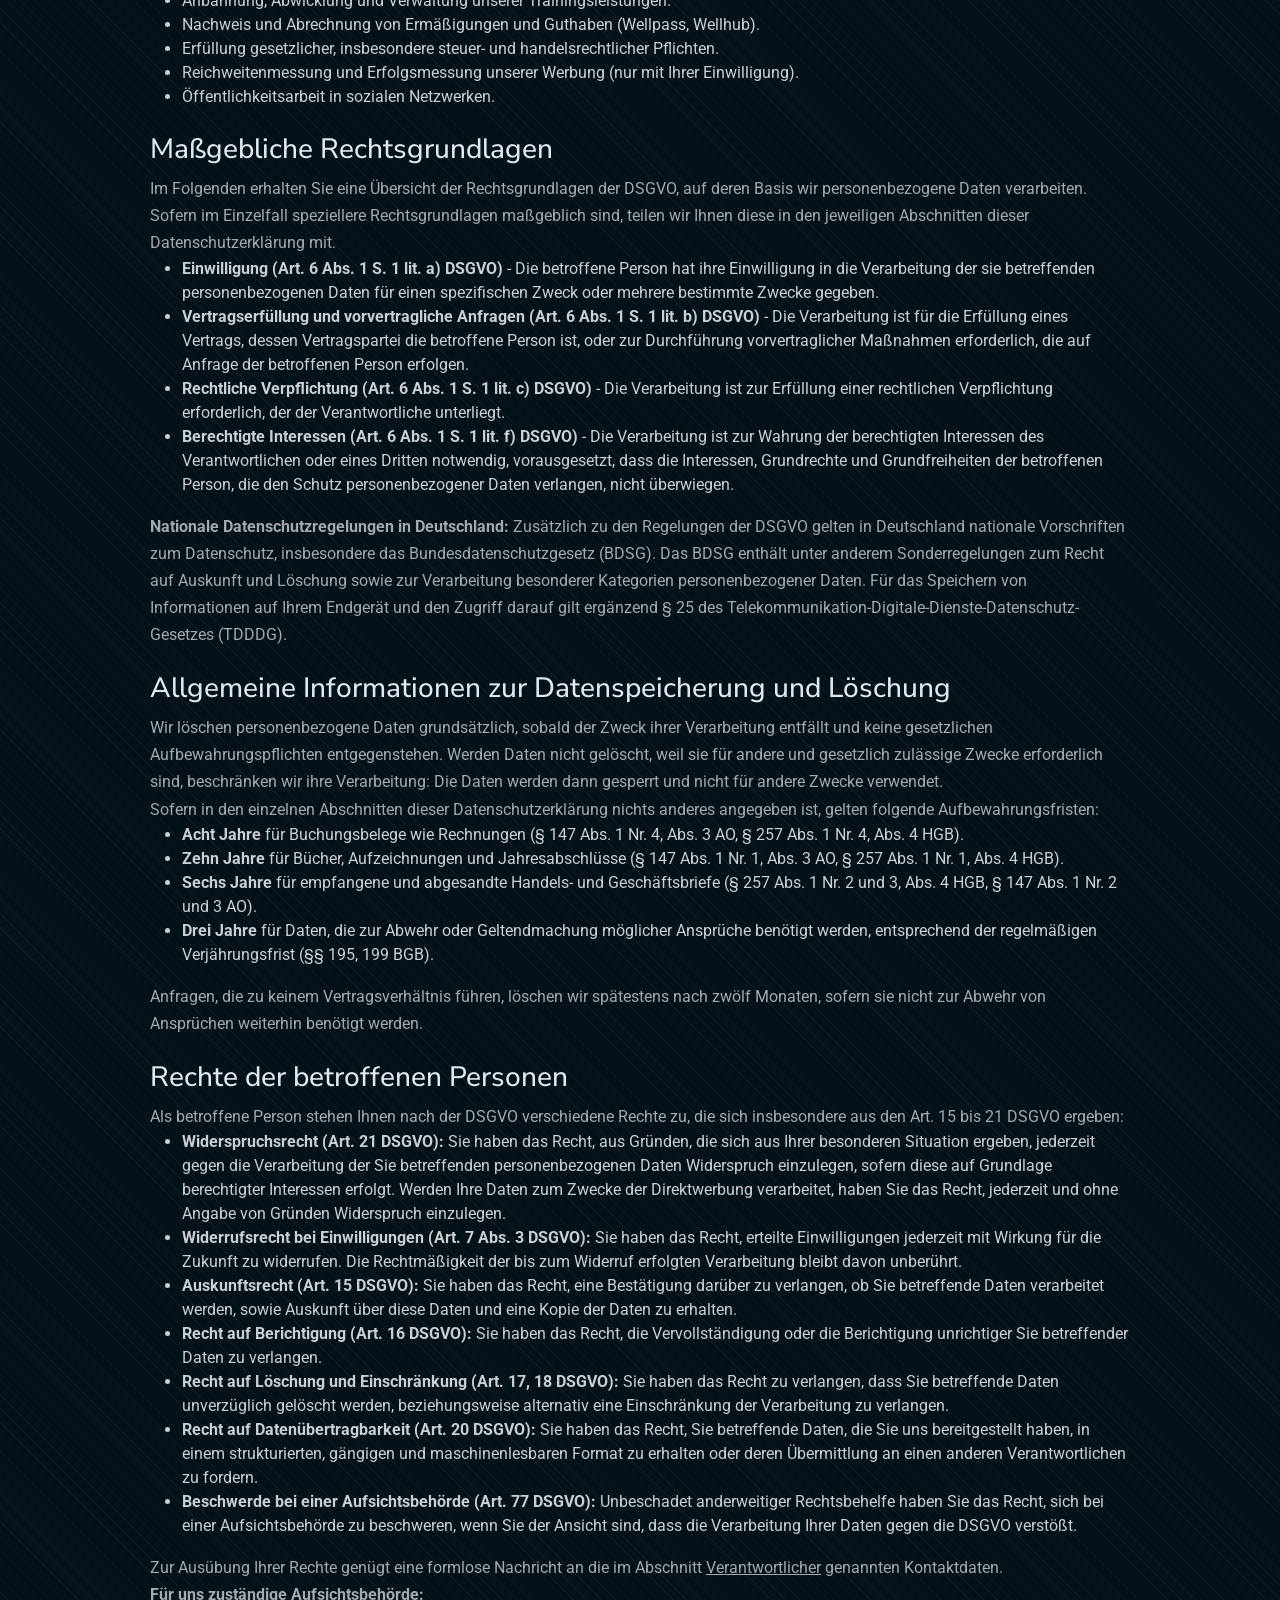
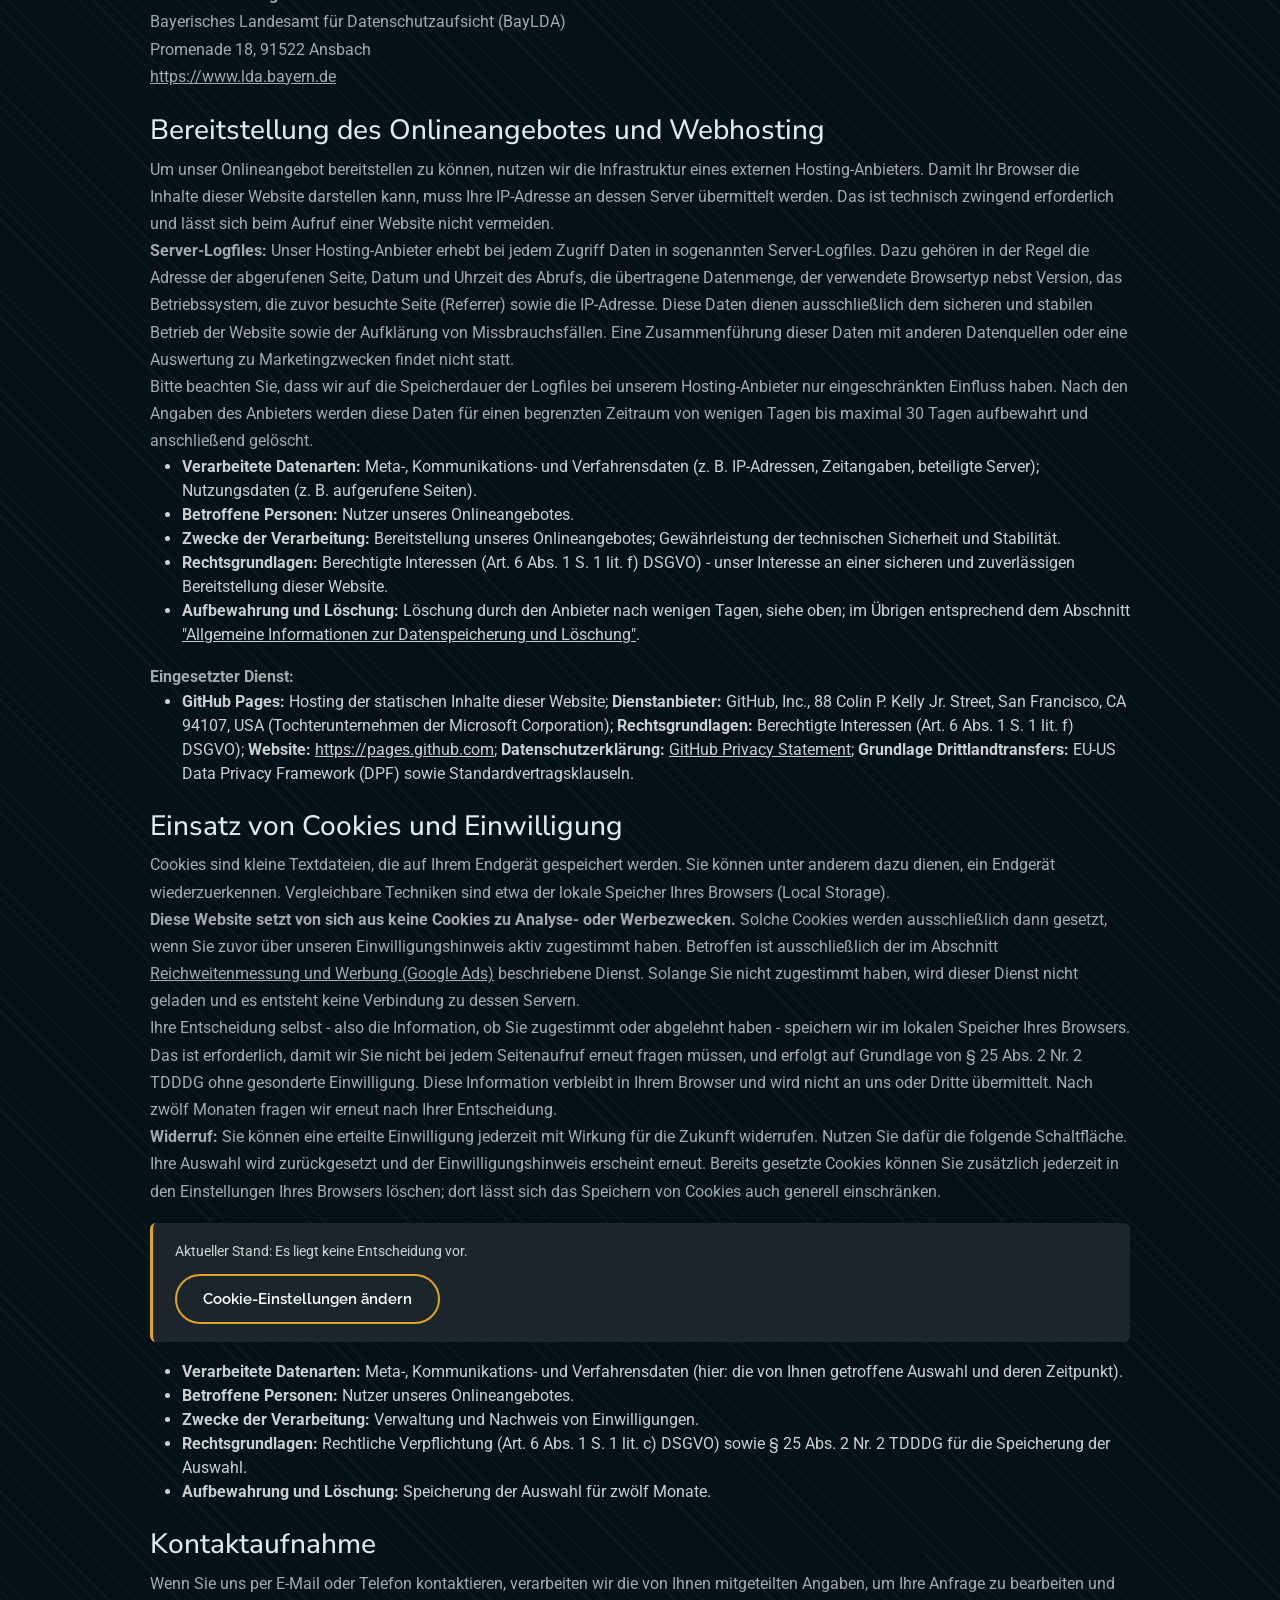
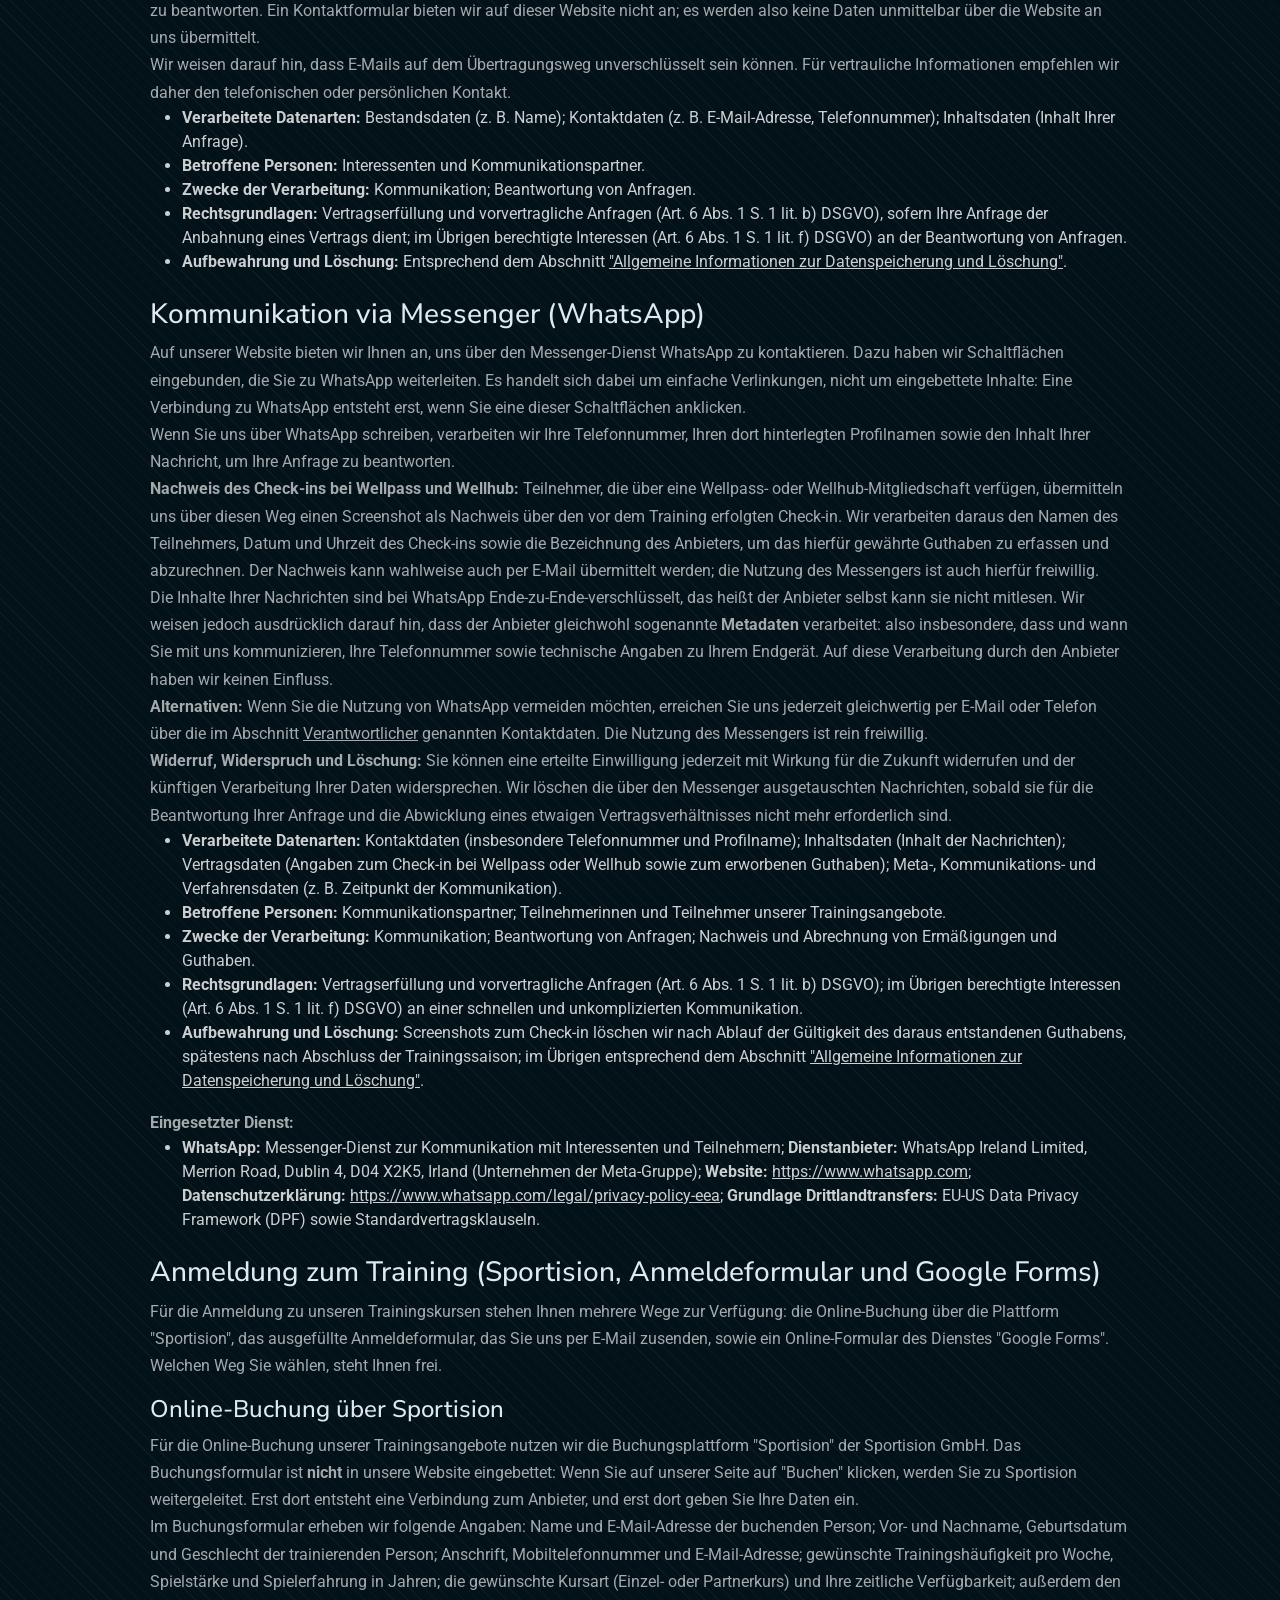
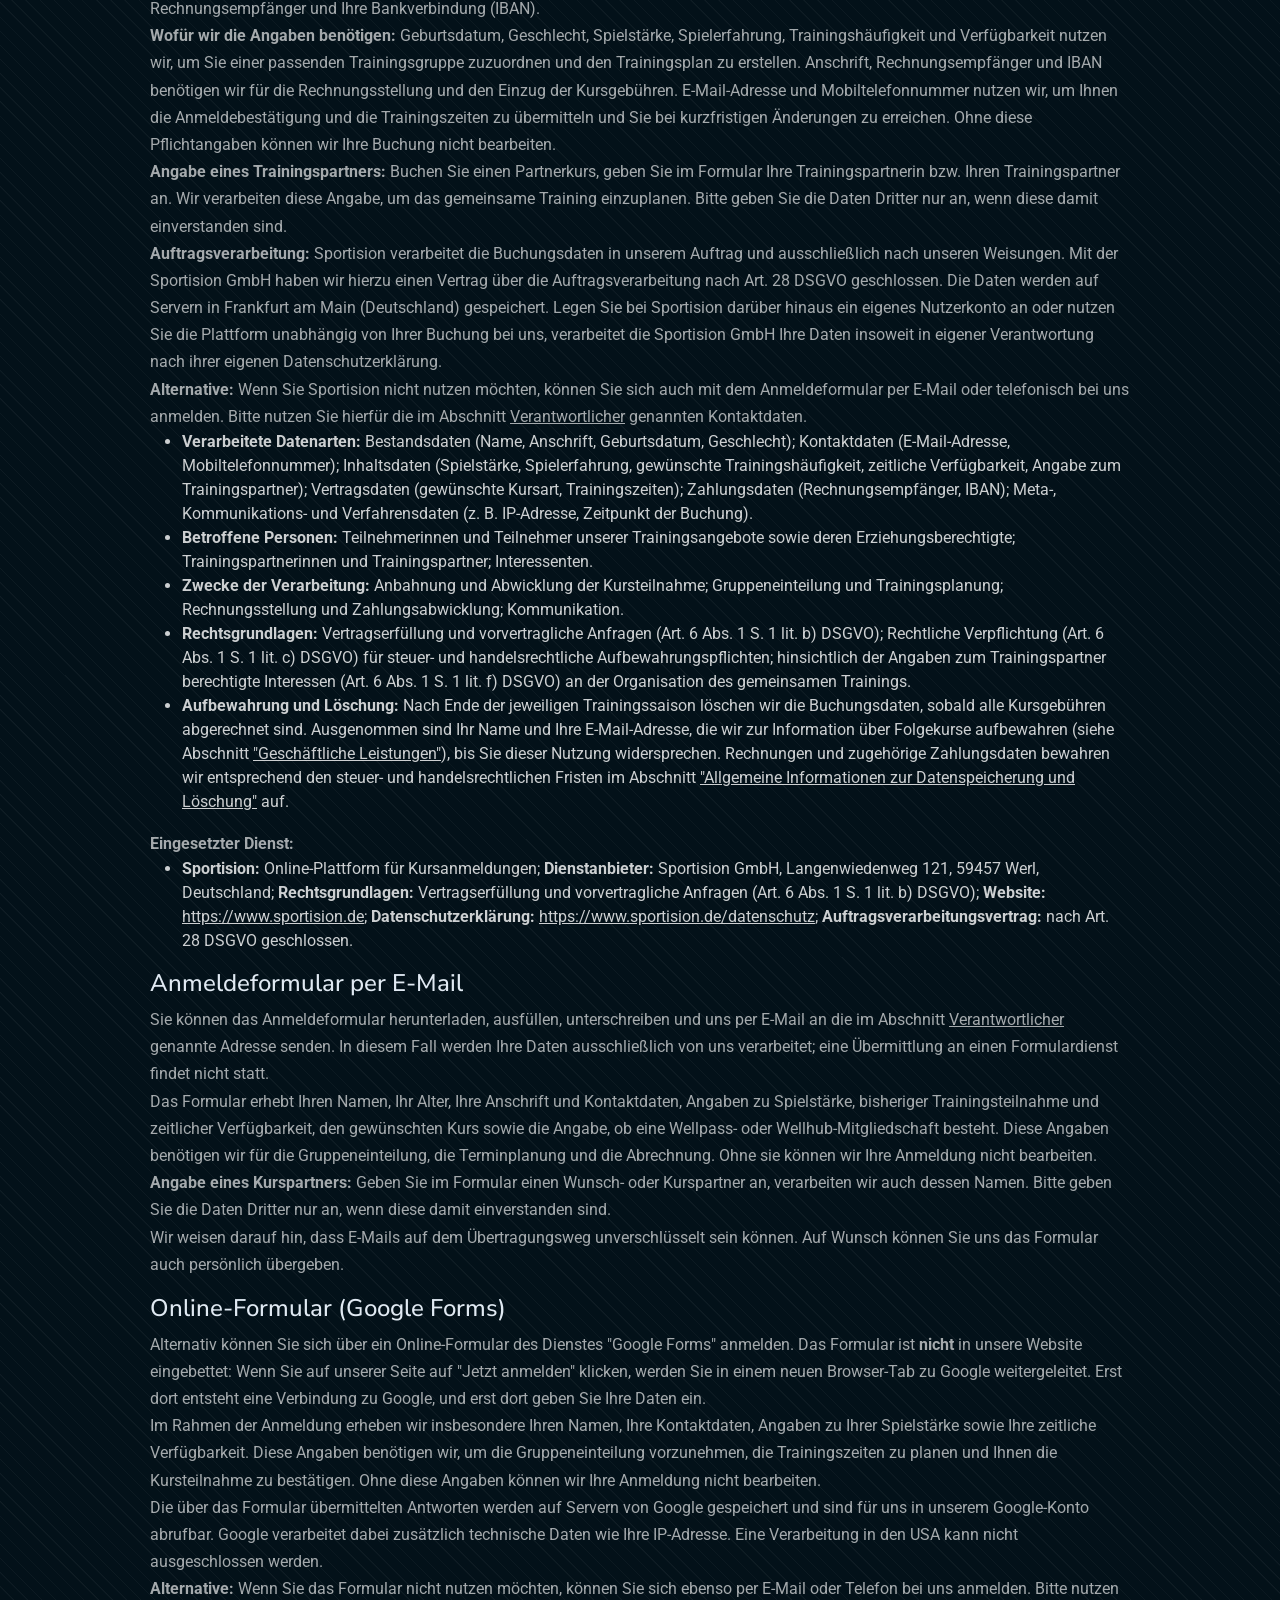
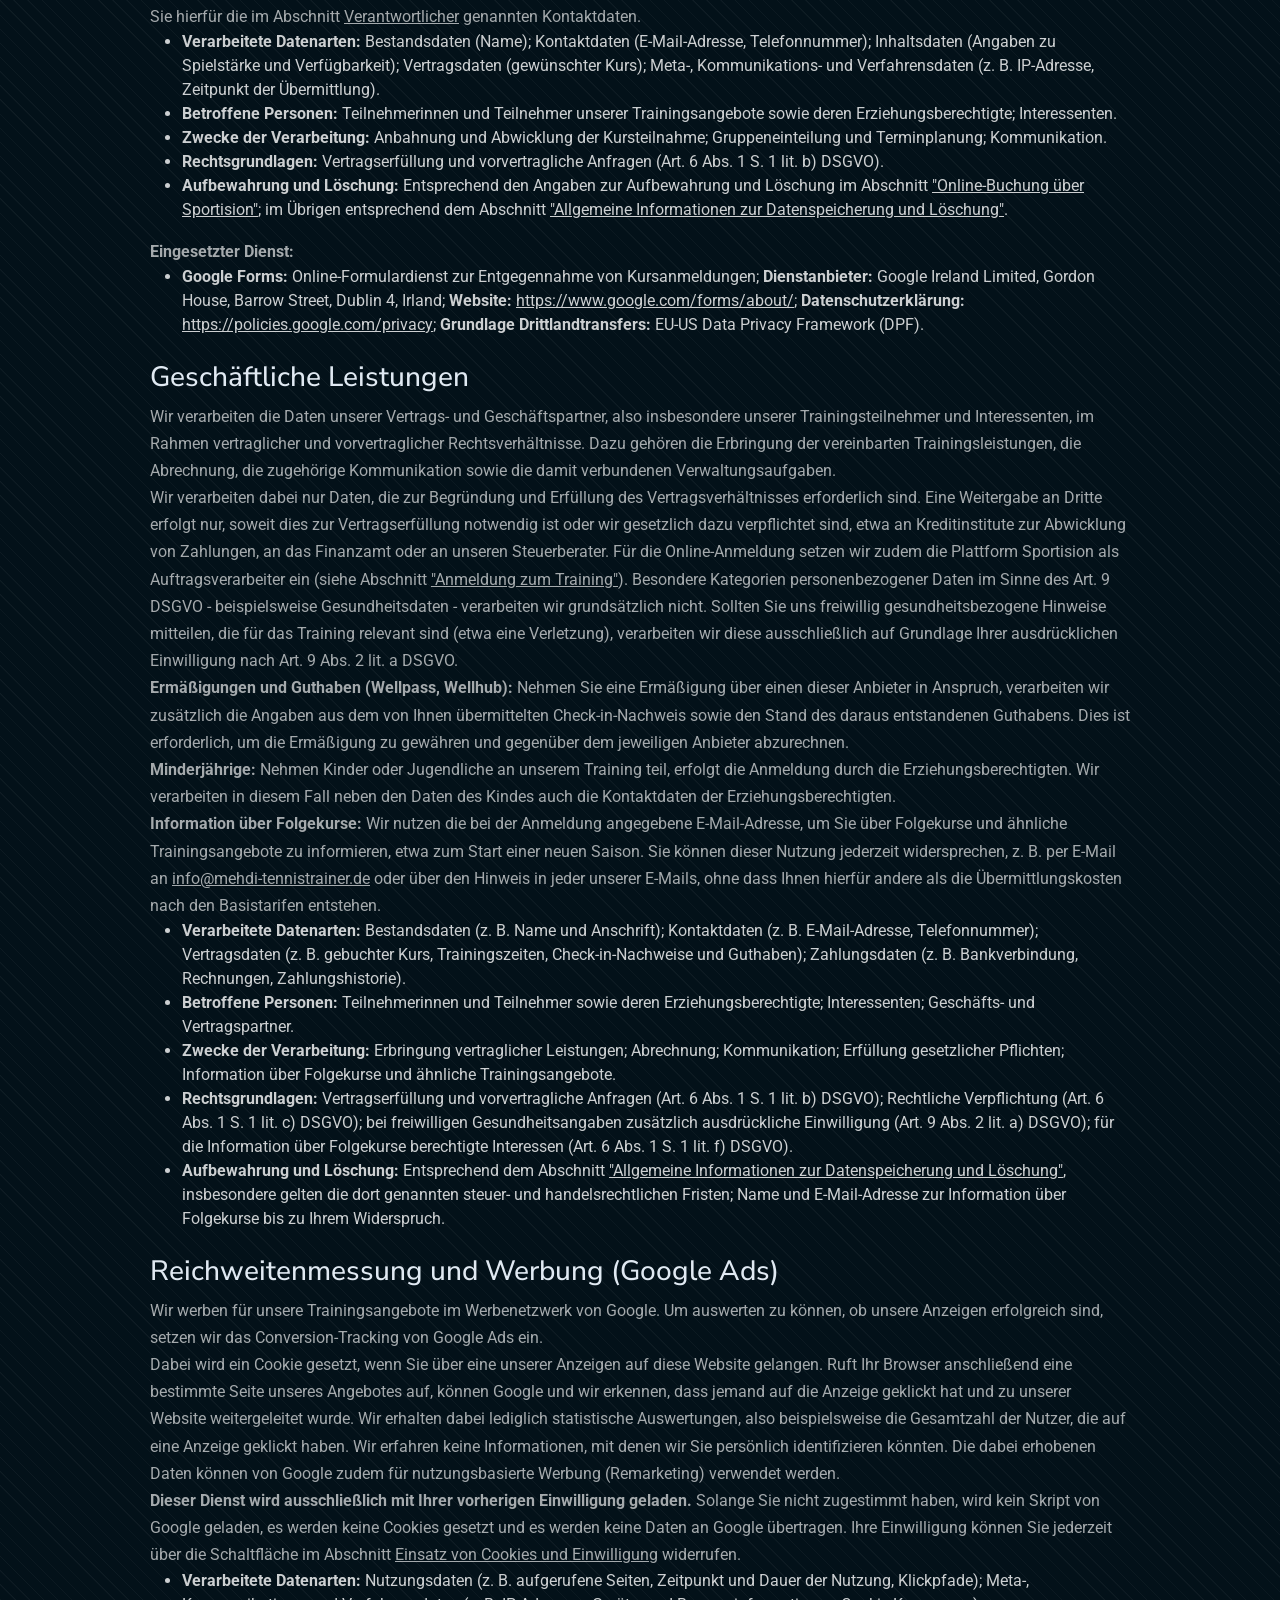
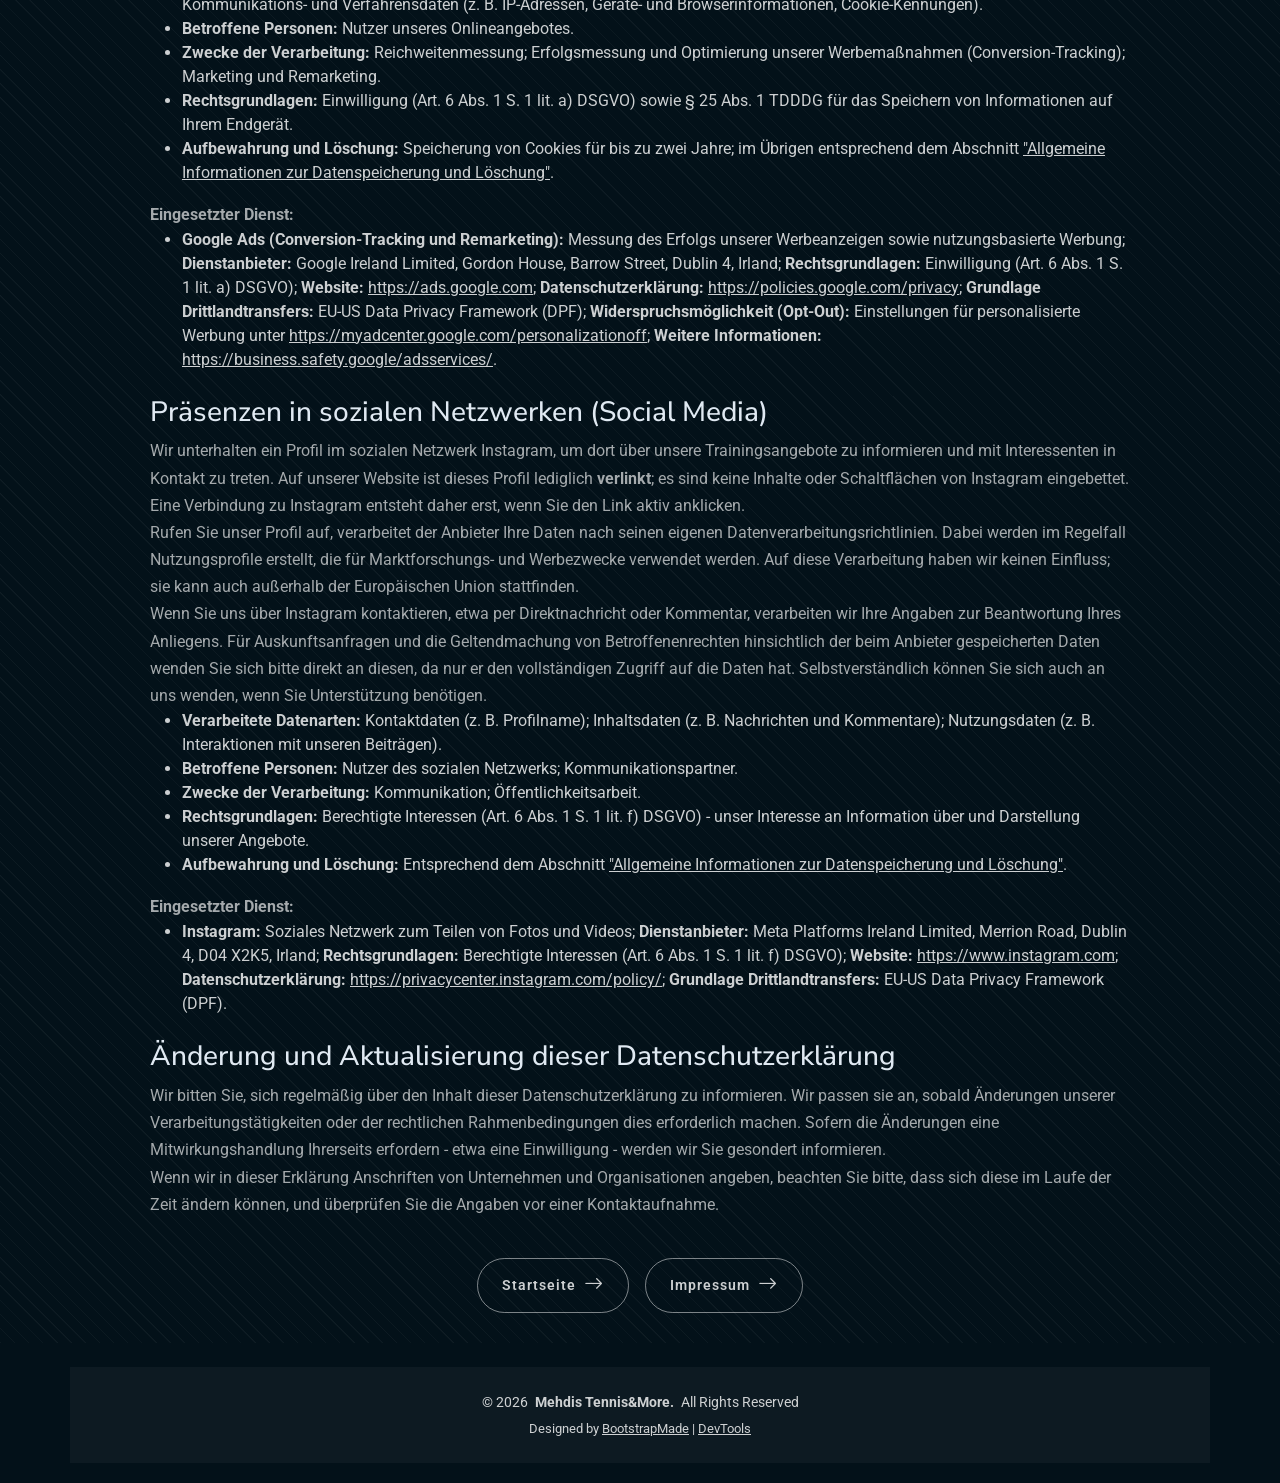
<file: datenschutz/index.html>
<!DOCTYPE html>
<html lang="de">

<head>
  <meta charset="utf-8" />
  <meta content="width=device-width, initial-scale=1.0" name="viewport" />
  <title>Datenschutz - Mehdis Tennis</title>
  <meta name="description" content="Datenschutzerklärung von Mehdis Tennis&More" />
  <meta name="keywords" content="Datenschutz, Datenschutzerklärung, Mehdis Tennis, Tennis München" />

  <!-- Favicons -->
  <link href="../assets/img/about/0 Profil-32.png" rel="icon">
  <link href="../assets/img/about/0 Profil-180.png" rel="apple-touch-icon">

  <!-- Fonts (lokal gehostet, keine Verbindung zu Google) -->
  <link href="../assets/css/fonts.css" rel="stylesheet" />

  <!-- Vendor CSS Files -->
  <link href="../assets/vendor/bootstrap/css/bootstrap.min.css" rel="stylesheet" />
  <link href="../assets/vendor/bootstrap-icons/bootstrap-icons.css" rel="stylesheet" />
  <link href="../assets/vendor/aos/aos.css" rel="stylesheet" />
  <link href="../assets/vendor/swiper/swiper-bundle.min.css" rel="stylesheet" />
  <link href="../assets/vendor/glightbox/css/glightbox.min.css" rel="stylesheet" />

  <!-- Main CSS File -->
  <link href="../assets/css/main.css" rel="stylesheet" />
</head>

<body class="datenschutz-page">

  <main class="main">

    <!-- Datenschutz Section -->
    <section id="datenschutz" class="hero section">
      <div class="container text-center">

        <div class="content" data-aos="fade-up">

          <!-- Keep Impressum-like wrapper, but left-align long legal text -->
          <div class="description text-start mx-auto" style="max-width: 980px;">

            <h2 class="mb-3">Datenschutzerklärung</h2>
            <!-- <p class="mb-4">Stand: 08. September 2026</p> -->

            <p>
              Der Schutz Ihrer persönlichen Daten ist uns wichtig. Nachfolgend informieren wir Sie darüber, welche
              personenbezogenen Daten wir im Rahmen unseres Onlineangebotes verarbeiten, zu welchem Zweck das geschieht
              und welche Rechte Ihnen dabei zustehen.
            </p>

            <h3 class="mt-4">Inhaltsübersicht</h3>
            <ul class="index">
              <li><a class="index-link" href="#m3">Verantwortlicher</a></li>
              <li><a class="index-link" href="#mOverview">Übersicht der Verarbeitungen</a></li>
              <li><a class="index-link" href="#m2427">Maßgebliche Rechtsgrundlagen</a></li>
              <li><a class="index-link" href="#m27">Allgemeine Informationen zur Datenspeicherung und Löschung</a></li>
              <li><a class="index-link" href="#m10">Rechte der betroffenen Personen</a></li>
              <li><a class="index-link" href="#m225">Bereitstellung des Onlineangebotes und Webhosting</a></li>
              <li><a class="index-link" href="#m134">Einsatz von Cookies und Einwilligung</a></li>
              <li><a class="index-link" href="#m182">Kontaktaufnahme</a></li>
              <li><a class="index-link" href="#m391">Kommunikation via Messenger (WhatsApp)</a></li>
              <li><a class="index-link" href="#m408">Anmeldung zum Training (Sportision, Anmeldeformular und
                  Google Forms)</a></li>
              <li><a class="index-link" href="#m317">Geschäftliche Leistungen</a></li>
              <li><a class="index-link" href="#m263">Reichweitenmessung und Werbung (Google Ads)</a></li>
              <li><a class="index-link" href="#m136">Präsenzen in sozialen Netzwerken (Social Media)</a></li>
              <li><a class="index-link" href="#m15">Änderung und Aktualisierung dieser Datenschutzerklärung</a></li>
            </ul>

            <!-- 1 -->
            <h3 id="m3" class="mt-4">Verantwortlicher</h3>
            <p>
              Verantwortlich für die Datenverarbeitung auf dieser Website im Sinne des Art. 4 Nr. 7 DSGVO ist:
            </p>
            <p>
              Mehdi Euch<br />
              Mehdis Tennis&amp;More<br />
              Constanze-Hallgarten-Straße 56<br />
              81379 München<br />
              Deutschland
            </p>
            <p>
              Telefon: <a href="tel:+4915141389691">+49 151 41389691</a><br />
              E-Mail-Adresse: <a href="mailto:info@mehdi-tennistrainer.de">info@mehdi-tennistrainer.de</a><br />
              Impressum: <a href="/impressum/">Impressum</a>
            </p>
            <p>
              Einen Datenschutzbeauftragten haben wir nicht bestellt, da die gesetzlichen Voraussetzungen hierfür
              (§ 38 BDSG) in unserem Fall nicht vorliegen. Bei allen Fragen zum Datenschutz wenden Sie sich bitte direkt
              an die oben genannten Kontaktdaten.
            </p>

            <!-- 2 -->
            <h3 id="mOverview" class="mt-4">Übersicht der Verarbeitungen</h3>
            <p>
              Die nachfolgende Übersicht fasst die Arten der verarbeiteten Daten und die Zwecke ihrer Verarbeitung
              zusammen und verweist auf die betroffenen Personen.
            </p>

            <h4 class="mt-3">Arten der verarbeiteten Daten</h4>
            <ul>
              <li>Bestandsdaten (z.&nbsp;B. Namen, Anschriften, Geburtsdaten).</li>
              <li>Kontaktdaten (z.&nbsp;B. E-Mail-Adressen, Telefonnummern).</li>
              <li>Inhaltsdaten (z.&nbsp;B. Angaben in Nachrichten und in Anmelde- und Buchungsformularen).</li>
              <li>Vertragsdaten (z.&nbsp;B. gebuchte Leistungen, Trainingszeiten, Check-in-Nachweise und Guthaben).</li>
              <li>Zahlungsdaten (z.&nbsp;B. Bankverbindung, Rechnungen, Zahlungshistorie).</li>
              <li>Nutzungsdaten (z.&nbsp;B. Seitenaufrufe, Verweildauer).</li>
              <li>Meta-, Kommunikations- und Verfahrensdaten (z.&nbsp;B. IP-Adressen, Zeitangaben).</li>
            </ul>

            <h4 class="mt-3">Kategorien betroffener Personen</h4>
            <ul>
              <li>Interessenten und Kommunikationspartner.</li>
              <li>Teilnehmerinnen und Teilnehmer unserer Trainingsangebote sowie deren Erziehungsberechtigte.</li>
              <li>Trainingspartnerinnen und Trainingspartner, die bei einer Buchung angegeben werden.</li>
              <li>Nutzer unseres Onlineangebotes.</li>
              <li>Geschäfts- und Vertragspartner.</li>
            </ul>

            <h4 class="mt-3">Zwecke der Verarbeitung</h4>
            <ul>
              <li>Bereitstellung unseres Onlineangebotes und Sicherstellung seiner technischen Funktionsfähigkeit.</li>
              <li>Kommunikation und Beantwortung von Anfragen.</li>
              <li>Anbahnung, Abwicklung und Verwaltung unserer Trainingsleistungen.</li>
              <li>Nachweis und Abrechnung von Ermäßigungen und Guthaben (Wellpass, Wellhub).</li>
              <li>Erfüllung gesetzlicher, insbesondere steuer- und handelsrechtlicher Pflichten.</li>
              <li>Reichweitenmessung und Erfolgsmessung unserer Werbung (nur mit Ihrer Einwilligung).</li>
              <li>Öffentlichkeitsarbeit in sozialen Netzwerken.</li>
            </ul>

            <!-- 3 -->
            <h3 id="m2427" class="mt-4">Maßgebliche Rechtsgrundlagen</h3>
            <p>
              Im Folgenden erhalten Sie eine Übersicht der Rechtsgrundlagen der DSGVO, auf deren Basis wir
              personenbezogene Daten verarbeiten. Sofern im Einzelfall speziellere Rechtsgrundlagen maßgeblich sind,
              teilen wir Ihnen diese in den jeweiligen Abschnitten dieser Datenschutzerklärung mit.
            </p>
            <ul>
              <li>
                <strong>Einwilligung (Art. 6 Abs. 1 S. 1 lit. a) DSGVO)</strong> - Die betroffene Person hat ihre
                Einwilligung in die Verarbeitung der sie betreffenden personenbezogenen Daten für einen spezifischen
                Zweck oder mehrere bestimmte Zwecke gegeben.
              </li>
              <li>
                <strong>Vertragserfüllung und vorvertragliche Anfragen (Art. 6 Abs. 1 S. 1 lit. b) DSGVO)</strong> -
                Die Verarbeitung ist für die Erfüllung eines Vertrags, dessen Vertragspartei die betroffene Person ist,
                oder zur Durchführung vorvertraglicher Maßnahmen erforderlich, die auf Anfrage der betroffenen Person
                erfolgen.
              </li>
              <li>
                <strong>Rechtliche Verpflichtung (Art. 6 Abs. 1 S. 1 lit. c) DSGVO)</strong> - Die Verarbeitung ist zur
                Erfüllung einer rechtlichen Verpflichtung erforderlich, der der Verantwortliche unterliegt.
              </li>
              <li>
                <strong>Berechtigte Interessen (Art. 6 Abs. 1 S. 1 lit. f) DSGVO)</strong> - Die Verarbeitung ist zur
                Wahrung der berechtigten Interessen des Verantwortlichen oder eines Dritten notwendig, vorausgesetzt,
                dass die Interessen, Grundrechte und Grundfreiheiten der betroffenen Person, die den Schutz
                personenbezogener Daten verlangen, nicht überwiegen.
              </li>
            </ul>
            <p>
              <strong>Nationale Datenschutzregelungen in Deutschland: </strong>
              Zusätzlich zu den Regelungen der DSGVO gelten in Deutschland nationale Vorschriften zum Datenschutz,
              insbesondere das Bundesdatenschutzgesetz (BDSG). Das BDSG enthält unter anderem Sonderregelungen zum Recht
              auf Auskunft und Löschung sowie zur Verarbeitung besonderer Kategorien personenbezogener Daten. Für das
              Speichern von Informationen auf Ihrem Endgerät und den Zugriff darauf gilt ergänzend § 25 des
              Telekommunikation-Digitale-Dienste-Datenschutz-Gesetzes (TDDDG).
            </p>

            <!-- 4 -->
            <h3 id="m27" class="mt-4">Allgemeine Informationen zur Datenspeicherung und Löschung</h3>
            <p>
              Wir löschen personenbezogene Daten grundsätzlich, sobald der Zweck ihrer Verarbeitung entfällt und keine
              gesetzlichen Aufbewahrungspflichten entgegenstehen. Werden Daten nicht gelöscht, weil sie für andere und
              gesetzlich zulässige Zwecke erforderlich sind, beschränken wir ihre Verarbeitung: Die Daten werden dann
              gesperrt und nicht für andere Zwecke verwendet.
            </p>
            <p>
              Sofern in den einzelnen Abschnitten dieser Datenschutzerklärung nichts anderes angegeben ist, gelten
              folgende Aufbewahrungsfristen:
            </p>
            <ul>
              <li>
                <strong>Acht Jahre</strong> für Buchungsbelege wie Rechnungen (§ 147 Abs. 1 Nr. 4, Abs. 3 AO,
                § 257 Abs. 1 Nr. 4, Abs. 4 HGB).
              </li>
              <li>
                <strong>Zehn Jahre</strong> für Bücher, Aufzeichnungen und Jahresabschlüsse
                (§ 147 Abs. 1 Nr. 1, Abs. 3 AO, § 257 Abs. 1 Nr. 1, Abs. 4 HGB).
              </li>
              <li>
                <strong>Sechs Jahre</strong> für empfangene und abgesandte Handels- und Geschäftsbriefe
                (§ 257 Abs. 1 Nr. 2 und 3, Abs. 4 HGB, § 147 Abs. 1 Nr. 2 und 3 AO).
              </li>
              <li>
                <strong>Drei Jahre</strong> für Daten, die zur Abwehr oder Geltendmachung möglicher Ansprüche benötigt
                werden, entsprechend der regelmäßigen Verjährungsfrist (§§ 195, 199 BGB).
              </li>
            </ul>
            <p>
              Anfragen, die zu keinem Vertragsverhältnis führen, löschen wir spätestens nach zwölf Monaten, sofern sie
              nicht zur Abwehr von Ansprüchen weiterhin benötigt werden.
            </p>

            <!-- 5 -->
            <h3 id="m10" class="mt-4">Rechte der betroffenen Personen</h3>
            <p>
              Als betroffene Person stehen Ihnen nach der DSGVO verschiedene Rechte zu, die sich insbesondere aus den
              Art. 15 bis 21 DSGVO ergeben:
            </p>
            <ul>
              <li>
                <strong>Widerspruchsrecht (Art. 21 DSGVO):</strong> Sie haben das Recht, aus Gründen, die sich aus Ihrer
                besonderen Situation ergeben, jederzeit gegen die Verarbeitung der Sie betreffenden personenbezogenen
                Daten Widerspruch einzulegen, sofern diese auf Grundlage berechtigter Interessen erfolgt. Werden Ihre
                Daten zum Zwecke der Direktwerbung verarbeitet, haben Sie das Recht, jederzeit und ohne Angabe von
                Gründen Widerspruch einzulegen.
              </li>
              <li>
                <strong>Widerrufsrecht bei Einwilligungen (Art. 7 Abs. 3 DSGVO):</strong> Sie haben das Recht, erteilte
                Einwilligungen jederzeit mit Wirkung für die Zukunft zu widerrufen. Die Rechtmäßigkeit der bis zum
                Widerruf erfolgten Verarbeitung bleibt davon unberührt.
              </li>
              <li>
                <strong>Auskunftsrecht (Art. 15 DSGVO):</strong> Sie haben das Recht, eine Bestätigung darüber zu
                verlangen, ob Sie betreffende Daten verarbeitet werden, sowie Auskunft über diese Daten und eine Kopie
                der Daten zu erhalten.
              </li>
              <li>
                <strong>Recht auf Berichtigung (Art. 16 DSGVO):</strong> Sie haben das Recht, die Vervollständigung oder
                die Berichtigung unrichtiger Sie betreffender Daten zu verlangen.
              </li>
              <li>
                <strong>Recht auf Löschung und Einschränkung (Art. 17, 18 DSGVO):</strong> Sie haben das Recht zu
                verlangen, dass Sie betreffende Daten unverzüglich gelöscht werden, beziehungsweise alternativ eine
                Einschränkung der Verarbeitung zu verlangen.
              </li>
              <li>
                <strong>Recht auf Datenübertragbarkeit (Art. 20 DSGVO):</strong> Sie haben das Recht, Sie betreffende
                Daten, die Sie uns bereitgestellt haben, in einem strukturierten, gängigen und maschinenlesbaren Format
                zu erhalten oder deren Übermittlung an einen anderen Verantwortlichen zu fordern.
              </li>
              <li>
                <strong>Beschwerde bei einer Aufsichtsbehörde (Art. 77 DSGVO):</strong> Unbeschadet anderweitiger
                Rechtsbehelfe haben Sie das Recht, sich bei einer Aufsichtsbehörde zu beschweren, wenn Sie der Ansicht
                sind, dass die Verarbeitung Ihrer Daten gegen die DSGVO verstößt.
              </li>
            </ul>
            <p>
              Zur Ausübung Ihrer Rechte genügt eine formlose Nachricht an die im Abschnitt
              <a href="#m3">Verantwortlicher</a> genannten Kontaktdaten.
            </p>
            <p>
              <strong>Für uns zuständige Aufsichtsbehörde:</strong><br />
              Bayerisches Landesamt für Datenschutzaufsicht (BayLDA)<br />
              Promenade 18, 91522 Ansbach<br />
              <a href="https://www.lda.bayern.de" target="_blank" rel="noopener">https://www.lda.bayern.de</a>
            </p>

            <!-- 6 -->
            <h3 id="m225" class="mt-4">Bereitstellung des Onlineangebotes und Webhosting</h3>
            <p>
              Um unser Onlineangebot bereitstellen zu können, nutzen wir die Infrastruktur eines externen Hosting-Anbieters.
              Damit Ihr Browser die Inhalte dieser Website darstellen kann, muss Ihre IP-Adresse an dessen Server
              übermittelt werden. Das ist technisch zwingend erforderlich und lässt sich beim Aufruf einer Website nicht
              vermeiden.
            </p>
            <p>
              <strong>Server-Logfiles:</strong> Unser Hosting-Anbieter erhebt bei jedem Zugriff Daten in sogenannten
              Server-Logfiles. Dazu gehören in der Regel die Adresse der abgerufenen Seite, Datum und Uhrzeit des
              Abrufs, die übertragene Datenmenge, der verwendete Browsertyp nebst Version, das Betriebssystem, die
              zuvor besuchte Seite (Referrer) sowie die IP-Adresse. Diese Daten dienen ausschließlich dem sicheren und
              stabilen Betrieb der Website sowie der Aufklärung von Missbrauchsfällen. Eine Zusammenführung dieser
              Daten mit anderen Datenquellen oder eine Auswertung zu Marketingzwecken findet nicht statt.
            </p>
            <p>
              Bitte beachten Sie, dass wir auf die Speicherdauer der Logfiles bei unserem Hosting-Anbieter nur
              eingeschränkten Einfluss haben. Nach den Angaben des Anbieters werden diese Daten für einen begrenzten
              Zeitraum von wenigen Tagen bis maximal 30 Tagen aufbewahrt und anschließend gelöscht.
            </p>
            <ul class="m-elements">
              <li>
                <strong>Verarbeitete Datenarten:</strong> Meta-, Kommunikations- und Verfahrensdaten (z.&nbsp;B.
                IP-Adressen, Zeitangaben, beteiligte Server); Nutzungsdaten (z.&nbsp;B. aufgerufene Seiten).
              </li>
              <li><strong>Betroffene Personen:</strong> Nutzer unseres Onlineangebotes.</li>
              <li>
                <strong>Zwecke der Verarbeitung:</strong> Bereitstellung unseres Onlineangebotes; Gewährleistung der
                technischen Sicherheit und Stabilität.
              </li>
              <li>
                <strong>Rechtsgrundlagen:</strong> Berechtigte Interessen (Art. 6 Abs. 1 S. 1 lit. f) DSGVO) - unser
                Interesse an einer sicheren und zuverlässigen Bereitstellung dieser Website.
              </li>
              <li>
                <strong>Aufbewahrung und Löschung:</strong> Löschung durch den Anbieter nach wenigen Tagen, siehe oben;
                im Übrigen entsprechend dem Abschnitt
                <a href="#m27">"Allgemeine Informationen zur Datenspeicherung und Löschung"</a>.
              </li>
            </ul>
            <p><strong>Eingesetzter Dienst:</strong></p>
            <ul class="m-elements">
              <li>
                <strong>GitHub Pages: </strong>Hosting der statischen Inhalte dieser Website;
                <strong>Dienstanbieter:</strong> GitHub, Inc., 88 Colin P. Kelly Jr. Street, San Francisco,
                CA 94107, USA (Tochterunternehmen der Microsoft Corporation);
                <strong>Rechtsgrundlagen:</strong> Berechtigte Interessen (Art. 6 Abs. 1 S. 1 lit. f) DSGVO);
                <strong>Website:</strong>
                <a href="https://pages.github.com" target="_blank" rel="noopener">https://pages.github.com</a>;
                <strong>Datenschutzerklärung:</strong>
                <a href="https://docs.github.com/de/site-policy/privacy-policies/github-general-privacy-statement"
                  target="_blank" rel="noopener">GitHub Privacy Statement</a>;
                <strong>Grundlage Drittlandtransfers:</strong> EU-US Data Privacy Framework (DPF) sowie
                Standardvertragsklauseln.
              </li>
            </ul>

            <!-- 7 -->
            <h3 id="m134" class="mt-4">Einsatz von Cookies und Einwilligung</h3>
            <p>
              Cookies sind kleine Textdateien, die auf Ihrem Endgerät gespeichert werden. Sie können unter anderem dazu
              dienen, ein Endgerät wiederzuerkennen. Vergleichbare Techniken sind etwa der lokale Speicher Ihres
              Browsers (Local Storage).
            </p>
            <p>
              <strong>Diese Website setzt von sich aus keine Cookies zu Analyse- oder Werbezwecken.</strong>
              Solche Cookies werden ausschließlich dann gesetzt, wenn Sie zuvor über unseren Einwilligungshinweis
              aktiv zugestimmt haben. Betroffen ist ausschließlich der im Abschnitt
              <a href="#m263">Reichweitenmessung und Werbung (Google Ads)</a> beschriebene Dienst. Solange Sie nicht
              zugestimmt haben, wird dieser Dienst nicht geladen und es entsteht keine Verbindung zu dessen Servern.
            </p>
            <p>
              Ihre Entscheidung selbst - also die Information, ob Sie zugestimmt oder abgelehnt haben - speichern wir im
              lokalen Speicher Ihres Browsers. Das ist erforderlich, damit wir Sie nicht bei jedem Seitenaufruf erneut
              fragen müssen, und erfolgt auf Grundlage von § 25 Abs. 2 Nr. 2 TDDDG ohne gesonderte Einwilligung. Diese
              Information verbleibt in Ihrem Browser und wird nicht an uns oder Dritte übermittelt. Nach zwölf Monaten
              fragen wir erneut nach Ihrer Entscheidung.
            </p>
            <p>
              <strong>Widerruf:</strong> Sie können eine erteilte Einwilligung jederzeit mit Wirkung für die Zukunft
              widerrufen. Nutzen Sie dafür die folgende Schaltfläche. Ihre Auswahl wird zurückgesetzt und der
              Einwilligungshinweis erscheint erneut. Bereits gesetzte Cookies können Sie zusätzlich jederzeit in den
              Einstellungen Ihres Browsers löschen; dort lässt sich das Speichern von Cookies auch generell
              einschränken.
            </p>
            <div class="consent-settings">
              <span id="consent-status"></span>
              <button type="button" id="consent-revoke" class="consent-btn">Cookie-Einstellungen ändern</button>
            </div>
            <ul class="m-elements">
              <li>
                <strong>Verarbeitete Datenarten:</strong> Meta-, Kommunikations- und Verfahrensdaten (hier: die von
                Ihnen getroffene Auswahl und deren Zeitpunkt).
              </li>
              <li><strong>Betroffene Personen:</strong> Nutzer unseres Onlineangebotes.</li>
              <li><strong>Zwecke der Verarbeitung:</strong> Verwaltung und Nachweis von Einwilligungen.</li>
              <li>
                <strong>Rechtsgrundlagen:</strong> Rechtliche Verpflichtung (Art. 6 Abs. 1 S. 1 lit. c) DSGVO) sowie
                § 25 Abs. 2 Nr. 2 TDDDG für die Speicherung der Auswahl.
              </li>
              <li><strong>Aufbewahrung und Löschung:</strong> Speicherung der Auswahl für zwölf Monate.</li>
            </ul>

            <!-- 8 -->
            <h3 id="m182" class="mt-4">Kontaktaufnahme</h3>
            <p>
              Wenn Sie uns per E-Mail oder Telefon kontaktieren, verarbeiten wir die von Ihnen mitgeteilten Angaben, um
              Ihre Anfrage zu bearbeiten und zu beantworten. Ein Kontaktformular bieten wir auf dieser Website nicht an;
              es werden also keine Daten unmittelbar über die Website an uns übermittelt.
            </p>
            <p>
              Wir weisen darauf hin, dass E-Mails auf dem Übertragungsweg unverschlüsselt sein können. Für vertrauliche
              Informationen empfehlen wir daher den telefonischen oder persönlichen Kontakt.
            </p>
            <ul class="m-elements">
              <li>
                <strong>Verarbeitete Datenarten:</strong> Bestandsdaten (z.&nbsp;B. Name); Kontaktdaten
                (z.&nbsp;B. E-Mail-Adresse, Telefonnummer); Inhaltsdaten (Inhalt Ihrer Anfrage).
              </li>
              <li><strong>Betroffene Personen:</strong> Interessenten und Kommunikationspartner.</li>
              <li><strong>Zwecke der Verarbeitung:</strong> Kommunikation; Beantwortung von Anfragen.</li>
              <li>
                <strong>Rechtsgrundlagen:</strong> Vertragserfüllung und vorvertragliche Anfragen
                (Art. 6 Abs. 1 S. 1 lit. b) DSGVO), sofern Ihre Anfrage der Anbahnung eines Vertrags dient; im Übrigen
                berechtigte Interessen (Art. 6 Abs. 1 S. 1 lit. f) DSGVO) an der Beantwortung von Anfragen.
              </li>
              <li>
                <strong>Aufbewahrung und Löschung:</strong> Entsprechend dem Abschnitt
                <a href="#m27">"Allgemeine Informationen zur Datenspeicherung und Löschung"</a>.
              </li>
            </ul>

            <!-- 9 -->
            <h3 id="m391" class="mt-4">Kommunikation via Messenger (WhatsApp)</h3>
            <p>
              Auf unserer Website bieten wir Ihnen an, uns über den Messenger-Dienst WhatsApp zu kontaktieren. Dazu
              haben wir Schaltflächen eingebunden, die Sie zu WhatsApp weiterleiten. Es handelt sich dabei um einfache
              Verlinkungen, nicht um eingebettete Inhalte: Eine Verbindung zu WhatsApp entsteht erst, wenn Sie eine
              dieser Schaltflächen anklicken.
            </p>
            <p>
              Wenn Sie uns über WhatsApp schreiben, verarbeiten wir Ihre Telefonnummer, Ihren dort hinterlegten
              Profilnamen sowie den Inhalt Ihrer Nachricht, um Ihre Anfrage zu beantworten.
            </p>
            <p>
              <strong>Nachweis des Check-ins bei Wellpass und Wellhub:</strong> Teilnehmer, die über eine Wellpass-
              oder Wellhub-Mitgliedschaft verfügen, übermitteln uns über diesen Weg einen Screenshot als Nachweis über
              den vor dem Training erfolgten Check-in. Wir verarbeiten daraus den Namen des Teilnehmers, Datum und
              Uhrzeit des Check-ins sowie die Bezeichnung des Anbieters, um das hierfür gewährte Guthaben zu erfassen
              und abzurechnen. Der Nachweis kann wahlweise auch per E-Mail übermittelt werden; die Nutzung des
              Messengers ist auch hierfür freiwillig.
            </p>
            <p>
              Die Inhalte Ihrer Nachrichten sind bei WhatsApp Ende-zu-Ende-verschlüsselt, das heißt der Anbieter selbst
              kann sie nicht mitlesen. Wir weisen jedoch ausdrücklich darauf hin, dass der Anbieter gleichwohl
              sogenannte <strong>Metadaten</strong> verarbeitet: also insbesondere, dass und wann Sie mit uns
              kommunizieren, Ihre Telefonnummer sowie technische Angaben zu Ihrem Endgerät. Auf diese Verarbeitung durch
              den Anbieter haben wir keinen Einfluss.
            </p>
            <p>
              <strong>Alternativen:</strong> Wenn Sie die Nutzung von WhatsApp vermeiden möchten, erreichen Sie uns
              jederzeit gleichwertig per E-Mail oder Telefon über die im Abschnitt
              <a href="#m3">Verantwortlicher</a> genannten Kontaktdaten. Die Nutzung des Messengers ist rein freiwillig.
            </p>
            <p>
              <strong>Widerruf, Widerspruch und Löschung:</strong> Sie können eine erteilte Einwilligung jederzeit mit
              Wirkung für die Zukunft widerrufen und der künftigen Verarbeitung Ihrer Daten widersprechen. Wir löschen
              die über den Messenger ausgetauschten Nachrichten, sobald sie für die Beantwortung Ihrer Anfrage und die
              Abwicklung eines etwaigen Vertragsverhältnisses nicht mehr erforderlich sind.
            </p>
            <ul class="m-elements">
              <li>
                <strong>Verarbeitete Datenarten:</strong> Kontaktdaten (insbesondere Telefonnummer und Profilname);
                Inhaltsdaten (Inhalt der Nachrichten); Vertragsdaten (Angaben zum Check-in bei Wellpass oder Wellhub
                sowie zum erworbenen Guthaben); Meta-, Kommunikations- und Verfahrensdaten (z.&nbsp;B.
                Zeitpunkt der Kommunikation).
              </li>
              <li>
                <strong>Betroffene Personen:</strong> Kommunikationspartner; Teilnehmerinnen und Teilnehmer unserer
                Trainingsangebote.
              </li>
              <li>
                <strong>Zwecke der Verarbeitung:</strong> Kommunikation; Beantwortung von Anfragen; Nachweis und
                Abrechnung von Ermäßigungen und Guthaben.
              </li>
              <li>
                <strong>Rechtsgrundlagen:</strong> Vertragserfüllung und vorvertragliche Anfragen
                (Art. 6 Abs. 1 S. 1 lit. b) DSGVO); im Übrigen berechtigte Interessen
                (Art. 6 Abs. 1 S. 1 lit. f) DSGVO) an einer schnellen und unkomplizierten Kommunikation.
              </li>
              <li>
                <strong>Aufbewahrung und Löschung:</strong> Screenshots zum Check-in löschen wir nach Ablauf der
                Gültigkeit des daraus entstandenen Guthabens, spätestens nach Abschluss der Trainingssaison; im
                Übrigen entsprechend dem Abschnitt
                <a href="#m27">"Allgemeine Informationen zur Datenspeicherung und Löschung"</a>.
              </li>
            </ul>
            <p><strong>Eingesetzter Dienst:</strong></p>
            <ul class="m-elements">
              <li>
                <strong>WhatsApp: </strong>Messenger-Dienst zur Kommunikation mit Interessenten und Teilnehmern;
                <strong>Dienstanbieter:</strong> WhatsApp Ireland Limited, Merrion Road, Dublin 4, D04 X2K5, Irland
                (Unternehmen der Meta-Gruppe);
                <strong>Website:</strong>
                <a href="https://www.whatsapp.com" target="_blank" rel="noopener">https://www.whatsapp.com</a>;
                <strong>Datenschutzerklärung:</strong>
                <a href="https://www.whatsapp.com/legal/privacy-policy-eea" target="_blank"
                  rel="noopener">https://www.whatsapp.com/legal/privacy-policy-eea</a>;
                <strong>Grundlage Drittlandtransfers:</strong> EU-US Data Privacy Framework (DPF) sowie
                Standardvertragsklauseln.
              </li>
            </ul>

            <!-- 10 -->
            <h3 id="m408" class="mt-4">Anmeldung zum Training (Sportision, Anmeldeformular und Google Forms)</h3>
            <p>
              Für die Anmeldung zu unseren Trainingskursen stehen Ihnen mehrere Wege zur Verfügung: die Online-Buchung
              über die Plattform "Sportision", das ausgefüllte Anmeldeformular, das Sie uns per E-Mail zusenden, sowie
              ein Online-Formular des Dienstes "Google Forms". Welchen Weg Sie wählen, steht Ihnen frei.
            </p>

            <h4 id="m408-sportision" class="mt-3">Online-Buchung über Sportision</h4>
            <p>
              Für die Online-Buchung unserer Trainingsangebote nutzen wir die Buchungsplattform "Sportision" der
              Sportision GmbH. Das Buchungsformular ist <strong>nicht</strong> in unsere Website eingebettet: Wenn Sie
              auf unserer Seite auf "Buchen" klicken, werden Sie zu Sportision weitergeleitet. Erst dort entsteht eine
              Verbindung zum Anbieter, und erst dort geben Sie Ihre Daten ein.
            </p>
            <p>
              Im Buchungsformular erheben wir folgende Angaben: Name und E-Mail-Adresse der buchenden Person; Vor- und
              Nachname, Geburtsdatum und Geschlecht der trainierenden Person; Anschrift, Mobiltelefonnummer und
              E-Mail-Adresse; gewünschte Trainingshäufigkeit pro Woche, Spielstärke und Spielerfahrung in Jahren; die
              gewünschte Kursart (Einzel- oder Partnerkurs) und Ihre zeitliche Verfügbarkeit; außerdem den
              Rechnungsempfänger und Ihre Bankverbindung (IBAN).
            </p>
            <p>
              <strong>Wofür wir die Angaben benötigen:</strong> Geburtsdatum, Geschlecht, Spielstärke, Spielerfahrung,
              Trainingshäufigkeit und Verfügbarkeit nutzen wir, um Sie einer passenden Trainingsgruppe zuzuordnen und
              den Trainingsplan zu erstellen. Anschrift, Rechnungsempfänger und IBAN benötigen wir für die
              Rechnungsstellung und den Einzug der Kursgebühren. E-Mail-Adresse und Mobiltelefonnummer nutzen wir, um
              Ihnen die Anmeldebestätigung und die Trainingszeiten zu übermitteln und Sie bei kurzfristigen Änderungen
              zu erreichen. Ohne diese Pflichtangaben können wir Ihre Buchung nicht bearbeiten.
            </p>
            <p>
              <strong>Angabe eines Trainingspartners:</strong> Buchen Sie einen Partnerkurs, geben Sie im Formular Ihre
              Trainingspartnerin bzw. Ihren Trainingspartner an. Wir verarbeiten diese Angabe, um das gemeinsame
              Training einzuplanen. Bitte geben Sie die Daten Dritter nur an, wenn diese damit einverstanden sind.
            </p>
            <p>
              <strong>Auftragsverarbeitung:</strong> Sportision verarbeitet die Buchungsdaten in unserem Auftrag und
              ausschließlich nach unseren Weisungen. Mit der Sportision GmbH haben wir hierzu einen Vertrag über die
              Auftragsverarbeitung nach Art. 28 DSGVO geschlossen. Die Daten werden auf Servern in Frankfurt am Main
              (Deutschland) gespeichert. Legen Sie bei Sportision darüber hinaus ein eigenes Nutzerkonto an oder nutzen
              Sie die Plattform unabhängig von Ihrer Buchung bei uns, verarbeitet die Sportision GmbH Ihre Daten
              insoweit in eigener Verantwortung nach ihrer eigenen Datenschutzerklärung.
            </p>
            <p>
              <strong>Alternative:</strong> Wenn Sie Sportision nicht nutzen möchten, können Sie sich auch mit dem
              Anmeldeformular per E-Mail oder telefonisch bei uns anmelden. Bitte nutzen Sie hierfür die im Abschnitt
              <a href="#m3">Verantwortlicher</a> genannten Kontaktdaten.
            </p>
            <ul class="m-elements">
              <li>
                <strong>Verarbeitete Datenarten:</strong> Bestandsdaten (Name, Anschrift, Geburtsdatum, Geschlecht);
                Kontaktdaten (E-Mail-Adresse, Mobiltelefonnummer); Inhaltsdaten (Spielstärke, Spielerfahrung,
                gewünschte Trainingshäufigkeit, zeitliche Verfügbarkeit, Angabe zum Trainingspartner); Vertragsdaten
                (gewünschte Kursart, Trainingszeiten); Zahlungsdaten (Rechnungsempfänger, IBAN); Meta-,
                Kommunikations- und Verfahrensdaten (z.&nbsp;B. IP-Adresse, Zeitpunkt der Buchung).
              </li>
              <li>
                <strong>Betroffene Personen:</strong> Teilnehmerinnen und Teilnehmer unserer Trainingsangebote sowie
                deren Erziehungsberechtigte; Trainingspartnerinnen und Trainingspartner; Interessenten.
              </li>
              <li>
                <strong>Zwecke der Verarbeitung:</strong> Anbahnung und Abwicklung der Kursteilnahme;
                Gruppeneinteilung und Trainingsplanung; Rechnungsstellung und Zahlungsabwicklung; Kommunikation.
              </li>
              <li>
                <strong>Rechtsgrundlagen:</strong> Vertragserfüllung und vorvertragliche Anfragen
                (Art. 6 Abs. 1 S. 1 lit. b) DSGVO); Rechtliche Verpflichtung (Art. 6 Abs. 1 S. 1 lit. c) DSGVO) für
                steuer- und handelsrechtliche Aufbewahrungspflichten; hinsichtlich der Angaben zum Trainingspartner
                berechtigte Interessen (Art. 6 Abs. 1 S. 1 lit. f) DSGVO) an der Organisation des gemeinsamen
                Trainings.
              </li>
              <li>
                <strong>Aufbewahrung und Löschung:</strong> Nach Ende der jeweiligen Trainingssaison löschen wir die
                Buchungsdaten, sobald alle Kursgebühren abgerechnet sind. Ausgenommen sind Ihr Name und Ihre
                E-Mail-Adresse, die wir zur Information über Folgekurse aufbewahren (siehe Abschnitt
                <a href="#m317">"Geschäftliche Leistungen"</a>), bis Sie dieser Nutzung widersprechen. Rechnungen und
                zugehörige Zahlungsdaten bewahren wir entsprechend den steuer- und handelsrechtlichen Fristen im
                Abschnitt <a href="#m27">"Allgemeine Informationen zur Datenspeicherung und Löschung"</a> auf.
              </li>
            </ul>
            <p><strong>Eingesetzter Dienst:</strong></p>
            <ul class="m-elements">
              <li>
                <strong>Sportision: </strong>Online-Plattform für Kursanmeldungen;
                <strong>Dienstanbieter:</strong> Sportision GmbH, Langenwiedenweg 121, 59457 Werl, Deutschland;
                <strong>Rechtsgrundlagen:</strong> Vertragserfüllung und vorvertragliche Anfragen
                (Art. 6 Abs. 1 S. 1 lit. b) DSGVO);
                <strong>Website:</strong>
                <a href="https://www.sportision.de" target="_blank" rel="noopener">https://www.sportision.de</a>;
                <strong>Datenschutzerklärung:</strong>
                <a href="https://www.sportision.de/datenschutz" target="_blank"
                  rel="noopener">https://www.sportision.de/datenschutz</a>;
                <strong>Auftragsverarbeitungsvertrag:</strong> nach Art. 28 DSGVO geschlossen.
              </li>
            </ul>

            <h4 class="mt-3">Anmeldeformular per E-Mail</h4>
            <p>
              Sie können das Anmeldeformular herunterladen, ausfüllen, unterschreiben und uns per E-Mail an die im
              Abschnitt <a href="#m3">Verantwortlicher</a> genannte Adresse senden. In diesem Fall werden Ihre Daten
              ausschließlich von uns verarbeitet; eine Übermittlung an einen Formulardienst findet nicht statt.
            </p>
            <p>
              Das Formular erhebt Ihren Namen, Ihr Alter, Ihre Anschrift und Kontaktdaten, Angaben zu Spielstärke,
              bisheriger Trainingsteilnahme und zeitlicher Verfügbarkeit, den gewünschten Kurs sowie die Angabe, ob
              eine Wellpass- oder Wellhub-Mitgliedschaft besteht. Diese Angaben benötigen wir für die
              Gruppeneinteilung, die Terminplanung und die Abrechnung. Ohne sie können wir Ihre Anmeldung nicht
              bearbeiten.
            </p>
            <p>
              <strong>Angabe eines Kurspartners:</strong> Geben Sie im Formular einen Wunsch- oder Kurspartner an,
              verarbeiten wir auch dessen Namen. Bitte geben Sie die Daten Dritter nur an, wenn diese damit
              einverstanden sind.
            </p>
            <p>
              Wir weisen darauf hin, dass E-Mails auf dem Übertragungsweg unverschlüsselt sein können. Auf Wunsch
              können Sie uns das Formular auch persönlich übergeben.
            </p>

            <h4 class="mt-3">Online-Formular (Google Forms)</h4>
            <p>
              Alternativ können Sie sich über ein Online-Formular des Dienstes "Google Forms" anmelden. Das Formular
              ist <strong>nicht</strong> in unsere Website eingebettet: Wenn Sie auf unserer Seite auf
              "Jetzt anmelden" klicken, werden Sie in einem neuen Browser-Tab zu Google weitergeleitet. Erst dort
              entsteht eine Verbindung zu Google, und erst dort geben Sie Ihre Daten ein.
            </p>
            <p>
              Im Rahmen der Anmeldung erheben wir insbesondere Ihren Namen, Ihre Kontaktdaten, Angaben zu Ihrer
              Spielstärke sowie Ihre zeitliche Verfügbarkeit. Diese Angaben benötigen wir, um die Gruppeneinteilung
              vorzunehmen, die Trainingszeiten zu planen und Ihnen die Kursteilnahme zu bestätigen. Ohne diese Angaben
              können wir Ihre Anmeldung nicht bearbeiten.
            </p>
            <p>
              Die über das Formular übermittelten Antworten werden auf Servern von Google gespeichert und sind für uns
              in unserem Google-Konto abrufbar. Google verarbeitet dabei zusätzlich technische Daten wie Ihre
              IP-Adresse. Eine Verarbeitung in den USA kann nicht ausgeschlossen werden.
            </p>
            <p>
              <strong>Alternative:</strong> Wenn Sie das Formular nicht nutzen möchten, können Sie sich ebenso per
              E-Mail oder Telefon bei uns anmelden. Bitte nutzen Sie hierfür die im Abschnitt
              <a href="#m3">Verantwortlicher</a> genannten Kontaktdaten.
            </p>
            <ul class="m-elements">
              <li>
                <strong>Verarbeitete Datenarten:</strong> Bestandsdaten (Name); Kontaktdaten (E-Mail-Adresse,
                Telefonnummer); Inhaltsdaten (Angaben zu Spielstärke und Verfügbarkeit); Vertragsdaten (gewünschter
                Kurs); Meta-, Kommunikations- und Verfahrensdaten (z.&nbsp;B. IP-Adresse, Zeitpunkt der Übermittlung).
              </li>
              <li>
                <strong>Betroffene Personen:</strong> Teilnehmerinnen und Teilnehmer unserer Trainingsangebote sowie
                deren Erziehungsberechtigte; Interessenten.
              </li>
              <li>
                <strong>Zwecke der Verarbeitung:</strong> Anbahnung und Abwicklung der Kursteilnahme; Gruppeneinteilung
                und Terminplanung; Kommunikation.
              </li>
              <li>
                <strong>Rechtsgrundlagen:</strong> Vertragserfüllung und vorvertragliche Anfragen
                (Art. 6 Abs. 1 S. 1 lit. b) DSGVO).
              </li>
              <li>
                <strong>Aufbewahrung und Löschung:</strong> Entsprechend den Angaben zur Aufbewahrung und Löschung im
                Abschnitt <a href="#m408-sportision">"Online-Buchung über Sportision"</a>; im Übrigen entsprechend dem
                Abschnitt <a href="#m27">"Allgemeine Informationen zur Datenspeicherung und Löschung"</a>.
              </li>
            </ul>
            <p><strong>Eingesetzter Dienst:</strong></p>
            <ul class="m-elements">
              <li>
                <strong>Google Forms: </strong>Online-Formulardienst zur Entgegennahme von Kursanmeldungen;
                <strong>Dienstanbieter:</strong> Google Ireland Limited, Gordon House, Barrow Street, Dublin 4, Irland;
                <strong>Website:</strong>
                <a href="https://www.google.com/forms/about/" target="_blank"
                  rel="noopener">https://www.google.com/forms/about/</a>;
                <strong>Datenschutzerklärung:</strong>
                <a href="https://policies.google.com/privacy" target="_blank"
                  rel="noopener">https://policies.google.com/privacy</a>;
                <strong>Grundlage Drittlandtransfers:</strong> EU-US Data Privacy Framework (DPF).
              </li>
            </ul>

            <!-- 11 -->
            <h3 id="m317" class="mt-4">Geschäftliche Leistungen</h3>
            <p>
              Wir verarbeiten die Daten unserer Vertrags- und Geschäftspartner, also insbesondere unserer
              Trainingsteilnehmer und Interessenten, im Rahmen vertraglicher und vorvertraglicher Rechtsverhältnisse.
              Dazu gehören die Erbringung der vereinbarten Trainingsleistungen, die Abrechnung, die zugehörige
              Kommunikation sowie die damit verbundenen Verwaltungsaufgaben.
            </p>
            <p>
              Wir verarbeiten dabei nur Daten, die zur Begründung und Erfüllung des Vertragsverhältnisses erforderlich
              sind. Eine Weitergabe an Dritte erfolgt nur, soweit dies zur Vertragserfüllung notwendig ist oder wir
              gesetzlich dazu verpflichtet sind, etwa an Kreditinstitute zur Abwicklung von Zahlungen, an das
              Finanzamt oder an unseren Steuerberater. Für die Online-Anmeldung setzen wir zudem die Plattform
              Sportision als Auftragsverarbeiter ein (siehe Abschnitt
              <a href="#m408">"Anmeldung zum Training"</a>). Besondere
              Kategorien personenbezogener Daten im Sinne des Art. 9 DSGVO - beispielsweise Gesundheitsdaten -
              verarbeiten wir grundsätzlich nicht. Sollten Sie uns freiwillig gesundheitsbezogene Hinweise mitteilen,
              die für das Training relevant sind (etwa eine Verletzung), verarbeiten wir diese ausschließlich auf
              Grundlage Ihrer ausdrücklichen Einwilligung nach Art. 9 Abs. 2 lit. a DSGVO.
            </p>
            <p>
              <strong>Ermäßigungen und Guthaben (Wellpass, Wellhub):</strong> Nehmen Sie eine Ermäßigung über einen
              dieser Anbieter in Anspruch, verarbeiten wir zusätzlich die Angaben aus dem von Ihnen übermittelten
              Check-in-Nachweis sowie den Stand des daraus entstandenen Guthabens. Dies ist erforderlich, um die
              Ermäßigung zu gewähren und gegenüber dem jeweiligen Anbieter abzurechnen.
            </p>
            <p>
              <strong>Minderjährige:</strong> Nehmen Kinder oder Jugendliche an unserem Training teil, erfolgt die
              Anmeldung durch die Erziehungsberechtigten. Wir verarbeiten in diesem Fall neben den Daten des Kindes auch
              die Kontaktdaten der Erziehungsberechtigten.
            </p>
            <p>
              <strong>Information über Folgekurse:</strong> Wir nutzen die bei der Anmeldung angegebene
              E-Mail-Adresse, um Sie über Folgekurse und ähnliche Trainingsangebote zu informieren, etwa zum Start
              einer neuen Saison. Sie können dieser Nutzung jederzeit widersprechen, z.&nbsp;B. per E-Mail an
              <a href="mailto:info@mehdi-tennistrainer.de">info@mehdi-tennistrainer.de</a> oder über den Hinweis in
              jeder unserer E-Mails, ohne dass Ihnen hierfür andere als die Übermittlungskosten nach den Basistarifen
              entstehen.
            </p>
            <ul class="m-elements">
              <li>
                <strong>Verarbeitete Datenarten:</strong> Bestandsdaten (z.&nbsp;B. Name und Anschrift); Kontaktdaten
                (z.&nbsp;B. E-Mail-Adresse, Telefonnummer); Vertragsdaten (z.&nbsp;B. gebuchter Kurs,
                Trainingszeiten, Check-in-Nachweise und Guthaben); Zahlungsdaten (z.&nbsp;B. Bankverbindung,
                Rechnungen, Zahlungshistorie).
              </li>
              <li>
                <strong>Betroffene Personen:</strong> Teilnehmerinnen und Teilnehmer sowie deren Erziehungsberechtigte;
                Interessenten; Geschäfts- und Vertragspartner.
              </li>
              <li>
                <strong>Zwecke der Verarbeitung:</strong> Erbringung vertraglicher Leistungen; Abrechnung;
                Kommunikation; Erfüllung gesetzlicher Pflichten; Information über Folgekurse und ähnliche
                Trainingsangebote.
              </li>
              <li>
                <strong>Rechtsgrundlagen:</strong> Vertragserfüllung und vorvertragliche Anfragen
                (Art. 6 Abs. 1 S. 1 lit. b) DSGVO); Rechtliche Verpflichtung (Art. 6 Abs. 1 S. 1 lit. c) DSGVO);
                bei freiwilligen Gesundheitsangaben zusätzlich ausdrückliche Einwilligung
                (Art. 9 Abs. 2 lit. a) DSGVO); für die Information über Folgekurse berechtigte Interessen
                (Art. 6 Abs. 1 S. 1 lit. f) DSGVO).
              </li>
              <li>
                <strong>Aufbewahrung und Löschung:</strong> Entsprechend dem Abschnitt
                <a href="#m27">"Allgemeine Informationen zur Datenspeicherung und Löschung"</a>, insbesondere gelten die
                dort genannten steuer- und handelsrechtlichen Fristen; Name und E-Mail-Adresse zur Information über
                Folgekurse bis zu Ihrem Widerspruch.
              </li>
            </ul>

            <!-- 12 -->
            <h3 id="m263" class="mt-4">Reichweitenmessung und Werbung (Google Ads)</h3>
            <p>
              Wir werben für unsere Trainingsangebote im Werbenetzwerk von Google. Um auswerten zu können, ob unsere
              Anzeigen erfolgreich sind, setzen wir das Conversion-Tracking von Google Ads ein.
            </p>
            <p>
              Dabei wird ein Cookie gesetzt, wenn Sie über eine unserer Anzeigen auf diese Website gelangen. Ruft Ihr
              Browser anschließend eine bestimmte Seite unseres Angebotes auf, können Google und wir erkennen, dass
              jemand auf die Anzeige geklickt hat und zu unserer Website weitergeleitet wurde. Wir erhalten dabei
              lediglich statistische Auswertungen, also beispielsweise die Gesamtzahl der Nutzer, die auf eine Anzeige
              geklickt haben. Wir erfahren keine Informationen, mit denen wir Sie persönlich identifizieren könnten.
              Die dabei erhobenen Daten können von Google zudem für nutzungsbasierte Werbung (Remarketing) verwendet
              werden.
            </p>
            <p>
              <strong>Dieser Dienst wird ausschließlich mit Ihrer vorherigen Einwilligung geladen.</strong> Solange Sie
              nicht zugestimmt haben, wird kein Skript von Google geladen, es werden keine Cookies gesetzt und es
              werden keine Daten an Google übertragen. Ihre Einwilligung können Sie jederzeit über die Schaltfläche im
              Abschnitt <a href="#m134">Einsatz von Cookies und Einwilligung</a> widerrufen.
            </p>
            <ul class="m-elements">
              <li>
                <strong>Verarbeitete Datenarten:</strong> Nutzungsdaten (z.&nbsp;B. aufgerufene Seiten, Zeitpunkt und
                Dauer der Nutzung, Klickpfade); Meta-, Kommunikations- und Verfahrensdaten (z.&nbsp;B. IP-Adressen,
                Geräte- und Browserinformationen, Cookie-Kennungen).
              </li>
              <li><strong>Betroffene Personen:</strong> Nutzer unseres Onlineangebotes.</li>
              <li>
                <strong>Zwecke der Verarbeitung:</strong> Reichweitenmessung; Erfolgsmessung und Optimierung unserer
                Werbemaßnahmen (Conversion-Tracking); Marketing und Remarketing.
              </li>
              <li>
                <strong>Rechtsgrundlagen:</strong> Einwilligung (Art. 6 Abs. 1 S. 1 lit. a) DSGVO) sowie
                § 25 Abs. 1 TDDDG für das Speichern von Informationen auf Ihrem Endgerät.
              </li>
              <li>
                <strong>Aufbewahrung und Löschung:</strong> Speicherung von Cookies für bis zu zwei Jahre; im Übrigen
                entsprechend dem Abschnitt
                <a href="#m27">"Allgemeine Informationen zur Datenspeicherung und Löschung"</a>.
              </li>
            </ul>
            <p><strong>Eingesetzter Dienst:</strong></p>
            <ul class="m-elements">
              <li>
                <strong>Google Ads (Conversion-Tracking und Remarketing): </strong>Messung des Erfolgs unserer
                Werbeanzeigen sowie nutzungsbasierte Werbung;
                <strong>Dienstanbieter:</strong> Google Ireland Limited, Gordon House, Barrow Street, Dublin 4, Irland;
                <strong>Rechtsgrundlagen:</strong> Einwilligung (Art. 6 Abs. 1 S. 1 lit. a) DSGVO);
                <strong>Website:</strong>
                <a href="https://ads.google.com" target="_blank" rel="noopener">https://ads.google.com</a>;
                <strong>Datenschutzerklärung:</strong>
                <a href="https://policies.google.com/privacy" target="_blank"
                  rel="noopener">https://policies.google.com/privacy</a>;
                <strong>Grundlage Drittlandtransfers:</strong> EU-US Data Privacy Framework (DPF);
                <strong>Widerspruchsmöglichkeit (Opt-Out):</strong> Einstellungen für personalisierte Werbung unter
                <a href="https://myadcenter.google.com/personalizationoff" target="_blank"
                  rel="noopener">https://myadcenter.google.com/personalizationoff</a>;
                <strong>Weitere Informationen:</strong>
                <a href="https://business.safety.google/adsservices/" target="_blank"
                  rel="noopener">https://business.safety.google/adsservices/</a>.
              </li>
            </ul>

            <!-- 13 -->
            <h3 id="m136" class="mt-4">Präsenzen in sozialen Netzwerken (Social Media)</h3>
            <p>
              Wir unterhalten ein Profil im sozialen Netzwerk Instagram, um dort über unsere Trainingsangebote zu
              informieren und mit Interessenten in Kontakt zu treten. Auf unserer Website ist dieses Profil lediglich
              <strong>verlinkt</strong>; es sind keine Inhalte oder Schaltflächen von Instagram eingebettet. Eine
              Verbindung zu Instagram entsteht daher erst, wenn Sie den Link aktiv anklicken.
            </p>
            <p>
              Rufen Sie unser Profil auf, verarbeitet der Anbieter Ihre Daten nach seinen eigenen
              Datenverarbeitungsrichtlinien. Dabei werden im Regelfall Nutzungsprofile erstellt, die für Marktforschungs-
              und Werbezwecke verwendet werden. Auf diese Verarbeitung haben wir keinen Einfluss; sie kann auch außerhalb
              der Europäischen Union stattfinden.
            </p>
            <p>
              Wenn Sie uns über Instagram kontaktieren, etwa per Direktnachricht oder Kommentar, verarbeiten wir Ihre
              Angaben zur Beantwortung Ihres Anliegens. Für Auskunftsanfragen und die Geltendmachung von
              Betroffenenrechten hinsichtlich der beim Anbieter gespeicherten Daten wenden Sie sich bitte direkt an
              diesen, da nur er den vollständigen Zugriff auf die Daten hat. Selbstverständlich können Sie sich auch an
              uns wenden, wenn Sie Unterstützung benötigen.
            </p>
            <ul class="m-elements">
              <li>
                <strong>Verarbeitete Datenarten:</strong> Kontaktdaten (z.&nbsp;B. Profilname); Inhaltsdaten
                (z.&nbsp;B. Nachrichten und Kommentare); Nutzungsdaten (z.&nbsp;B. Interaktionen mit unseren Beiträgen).
              </li>
              <li><strong>Betroffene Personen:</strong> Nutzer des sozialen Netzwerks; Kommunikationspartner.</li>
              <li><strong>Zwecke der Verarbeitung:</strong> Kommunikation; Öffentlichkeitsarbeit.</li>
              <li>
                <strong>Rechtsgrundlagen:</strong> Berechtigte Interessen (Art. 6 Abs. 1 S. 1 lit. f) DSGVO) - unser
                Interesse an Information über und Darstellung unserer Angebote.
              </li>
              <li>
                <strong>Aufbewahrung und Löschung:</strong> Entsprechend dem Abschnitt
                <a href="#m27">"Allgemeine Informationen zur Datenspeicherung und Löschung"</a>.
              </li>
            </ul>
            <p><strong>Eingesetzter Dienst:</strong></p>
            <ul class="m-elements">
              <li>
                <strong>Instagram: </strong>Soziales Netzwerk zum Teilen von Fotos und Videos;
                <strong>Dienstanbieter:</strong> Meta Platforms Ireland Limited, Merrion Road, Dublin 4, D04 X2K5,
                Irland;
                <strong>Rechtsgrundlagen:</strong> Berechtigte Interessen (Art. 6 Abs. 1 S. 1 lit. f) DSGVO);
                <strong>Website:</strong>
                <a href="https://www.instagram.com" target="_blank" rel="noopener">https://www.instagram.com</a>;
                <strong>Datenschutzerklärung:</strong>
                <a href="https://privacycenter.instagram.com/policy/" target="_blank"
                  rel="noopener">https://privacycenter.instagram.com/policy/</a>;
                <strong>Grundlage Drittlandtransfers:</strong> EU-US Data Privacy Framework (DPF).
              </li>
            </ul>

            <!-- 14 -->
            <h3 id="m15" class="mt-4">Änderung und Aktualisierung dieser Datenschutzerklärung</h3>
            <p>
              Wir bitten Sie, sich regelmäßig über den Inhalt dieser Datenschutzerklärung zu informieren. Wir passen sie
              an, sobald Änderungen unserer Verarbeitungstätigkeiten oder der rechtlichen Rahmenbedingungen dies
              erforderlich machen. Sofern die Änderungen eine Mitwirkungshandlung Ihrerseits erfordern - etwa eine
              Einwilligung - werden wir Sie gesondert informieren.
            </p>
            <p>
              Wenn wir in dieser Erklärung Anschriften von Unternehmen und Organisationen angeben, beachten Sie bitte,
              dass sich diese im Laufe der Zeit ändern können, und überprüfen Sie die Angaben vor einer Kontaktaufnahme.
            </p>

          </div>

          <!-- Buttons (same as Impressum) -->
          <div class="cta-button d-flex justify-content-center flex-wrap gap-3 mt-4">

            <a href="/" class="btn">
              <span>Startseite</span>
              <i class="bi bi-arrow-right"></i>
            </a>

            <a href="/impressum/" class="btn">
              <span>Impressum</span>
              <i class="bi bi-arrow-right"></i>
            </a>

          </div>

        </div>

      </div>
    </section>

  </main>

  <footer id="footer" class="footer">
    <div class="container copyright text-center mt-4">
      <p>© <span id="year"> </span> <strong class="px-1 sitename">Mehdis Tennis&More.</strong> <span>All Rights
          Reserved</span>
      </p>
      <div class="credits">
        Designed by <a href="https://bootstrapmade.com/">BootstrapMade</a> | <a href="https://bootstrapmade.com/tools/">DevTools</a>
      </div>
    </div>
  </footer>

  <!-- Scroll Top -->
  <a href="#" id="scroll-top" class="scroll-top d-flex align-items-center justify-content-center">
    <i class="bi bi-arrow-up-short"></i>
  </a>

  <!-- Preloader -->
  <div id="preloader"></div>

  <!-- Vendor JS Files -->
  <script src="../assets/vendor/bootstrap/js/bootstrap.bundle.min.js"></script>
  <script src="../assets/vendor/aos/aos.js"></script>
  <script src="../assets/vendor/swiper/swiper-bundle.min.js"></script>
  <script src="../assets/vendor/glightbox/js/glightbox.min.js"></script>
  <script src="../assets/vendor/imagesloaded/imagesloaded.pkgd.min.js"></script>
  <script src="../assets/vendor/isotope-layout/isotope.pkgd.min.js"></script>

  <!-- Main JS -->
  <script src="../assets/js/main.js"></script>

  <!-- Einwilligung: Widerruf-Button in dieser Seite + Banner -->
  <script src="../assets/js/consent.js"></script>

  <!-- year for copyright footer-->
  <script>
    document.getElementById("year").textContent = new Date().getFullYear();
  </script>

</body>

</html>
</file>
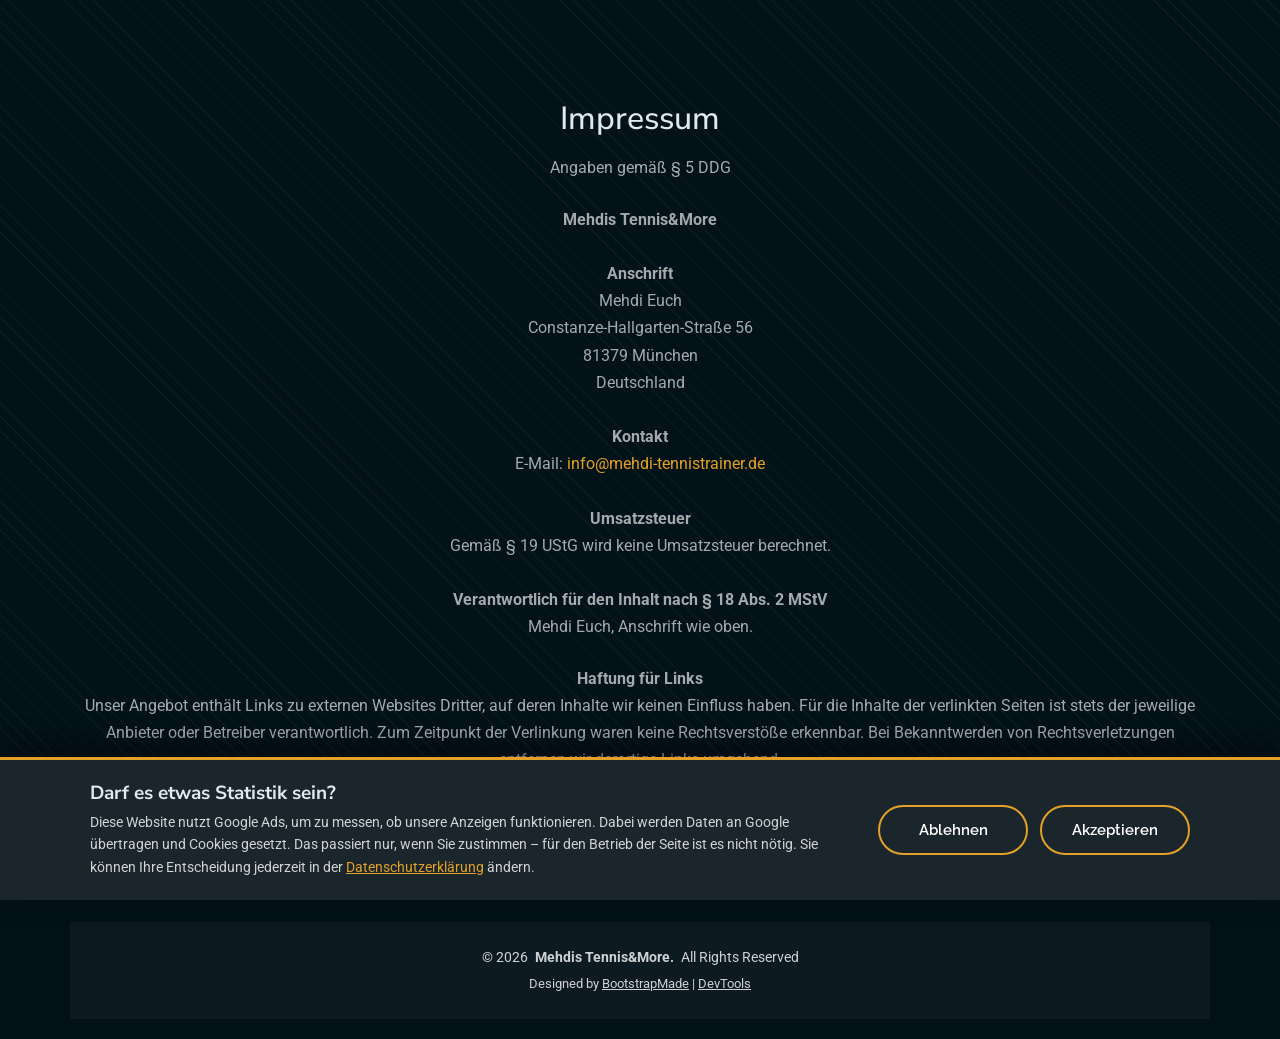
<file: impressum/index.html>
<!DOCTYPE html>
<html lang="de">

<head>
    <meta charset="utf-8" />
    <meta content="width=device-width, initial-scale=1.0" name="viewport" />
    <title>Impressum - Mehdis Tennis</title>
    <meta name="description" content="Impressum von Mehdis Tennis&More" />
    <meta name="keywords" content="Impressum, Mehdis Tennis, Tennis München" />

    <!-- Favicons -->
    <link href="../assets/img/about/0 Profil-32.png" rel="icon">
    <link href="../assets/img/about/0 Profil-180.png" rel="apple-touch-icon">

    <!-- Fonts (lokal gehostet, keine Verbindung zu Google) -->
    <link href="../assets/css/fonts.css" rel="stylesheet" />

    <!-- Vendor CSS Files -->
    <link href="../assets/vendor/bootstrap/css/bootstrap.min.css" rel="stylesheet" />
    <link href="../assets/vendor/bootstrap-icons/bootstrap-icons.css" rel="stylesheet" />
    <link href="../assets/vendor/aos/aos.css" rel="stylesheet" />
    <link href="../assets/vendor/swiper/swiper-bundle.min.css" rel="stylesheet" />
    <link href="../assets/vendor/glightbox/css/glightbox.min.css" rel="stylesheet" />

    <!-- Main CSS File -->
    <link href="../assets/css/main.css" rel="stylesheet" />
</head>

<body class="impressum-page">

    <main class="main">

        <!-- Impressum Section -->
        <section id="impressum" class="hero section">
            <div class="container text-center">

                <div class="content" data-aos="fade-up">

                    <div class="description">
                        <h2 class="mb-3">Impressum</h2>
                        <p class="mb-4">Angaben gemäß § 5 DDG</p>

                        <p class="mb-4">
                            <strong>Mehdis Tennis&More</strong><br><br>

                            <strong>Anschrift</strong><br>
                            Mehdi Euch<br>
                            Constanze-Hallgarten-Straße 56<br>
                            81379 München<br>
                            Deutschland<br><br>

                            <strong>Kontakt</strong><br>
                            E-Mail: <a href="mailto:info@mehdi-tennistrainer.de">info@mehdi-tennistrainer.de</a><br><br>

                            <strong>Umsatzsteuer</strong><br>
                            Gemäß § 19 UStG wird keine Umsatzsteuer berechnet.<br><br>

                            <strong>Verantwortlich für den Inhalt nach § 18 Abs. 2 MStV</strong><br>
                            Mehdi Euch, Anschrift wie oben.
                        </p>

                        <p class="mb-4">
                            <strong>Haftung für Links</strong><br>
                            Unser Angebot enthält Links zu externen Websites Dritter, auf deren Inhalte wir keinen
                            Einfluss haben. Für die Inhalte der verlinkten Seiten ist stets der jeweilige Anbieter oder
                            Betreiber verantwortlich. Zum Zeitpunkt der Verlinkung waren keine Rechtsverstöße
                            erkennbar. Bei Bekanntwerden von Rechtsverletzungen entfernen wir derartige Links
                            umgehend.
                        </p>
                    </div>

                    <!-- Buttons -->
                    <div class="cta-button d-flex justify-content-center flex-wrap gap-3">
                        <a href="/" class="btn">
                            <span>Startseite</span>
                            <i class="bi bi-arrow-right"></i>
                        </a>
                        <a href="/datenschutz/" class="btn">
                            <span>Datenschutz</span>
                            <i class="bi bi-arrow-right"></i>
                        </a>
                    </div>

                </div>

            </div>
        </section>

    </main>

    <footer id="footer" class="footer">
        <div class="container copyright text-center mt-4">
            <p>© <span id="year"> </span> <strong class="px-1 sitename">Mehdis Tennis&More.</strong> <span>All Rights Reserved</span>
            </p>
            <div class="credits">
                <!-- All the links in the footer should remain intact. -->
                <!-- You can delete the links only if you've purchased the pro version. -->
                <!-- Licensing information: https://bootstrapmade.com/license/ -->
                Designed by <a href="https://bootstrapmade.com/">BootstrapMade</a> | <a
                    href="https://bootstrapmade.com/tools/">DevTools</a>
            </div>
        </div>
    </footer>

    <!-- Scroll Top -->
    <a href="#" id="scroll-top" class="scroll-top d-flex align-items-center justify-content-center">
        <i class="bi bi-arrow-up-short"></i>
    </a>

    <!-- Preloader -->
    <div id="preloader"></div>

    <!-- Vendor JS Files -->
    <script src="../assets/vendor/bootstrap/js/bootstrap.bundle.min.js"></script>
    <script src="../assets/vendor/aos/aos.js"></script>
    <script src="../assets/vendor/swiper/swiper-bundle.min.js"></script>
    <script src="../assets/vendor/glightbox/js/glightbox.min.js"></script>
    <script src="../assets/vendor/imagesloaded/imagesloaded.pkgd.min.js"></script>
    <script src="../assets/vendor/isotope-layout/isotope.pkgd.min.js"></script>

    <!-- Main JS -->
    <script src="../assets/js/main.js"></script>

    <!-- Einwilligung: laedt Google Ads erst nach Zustimmung -->
    <script src="../assets/js/consent.js"></script>

    <!-- year for copyright footer-->
    <script>
        document.getElementById("year").textContent = new Date().getFullYear();
    </script>

</body>

</html>
</file>
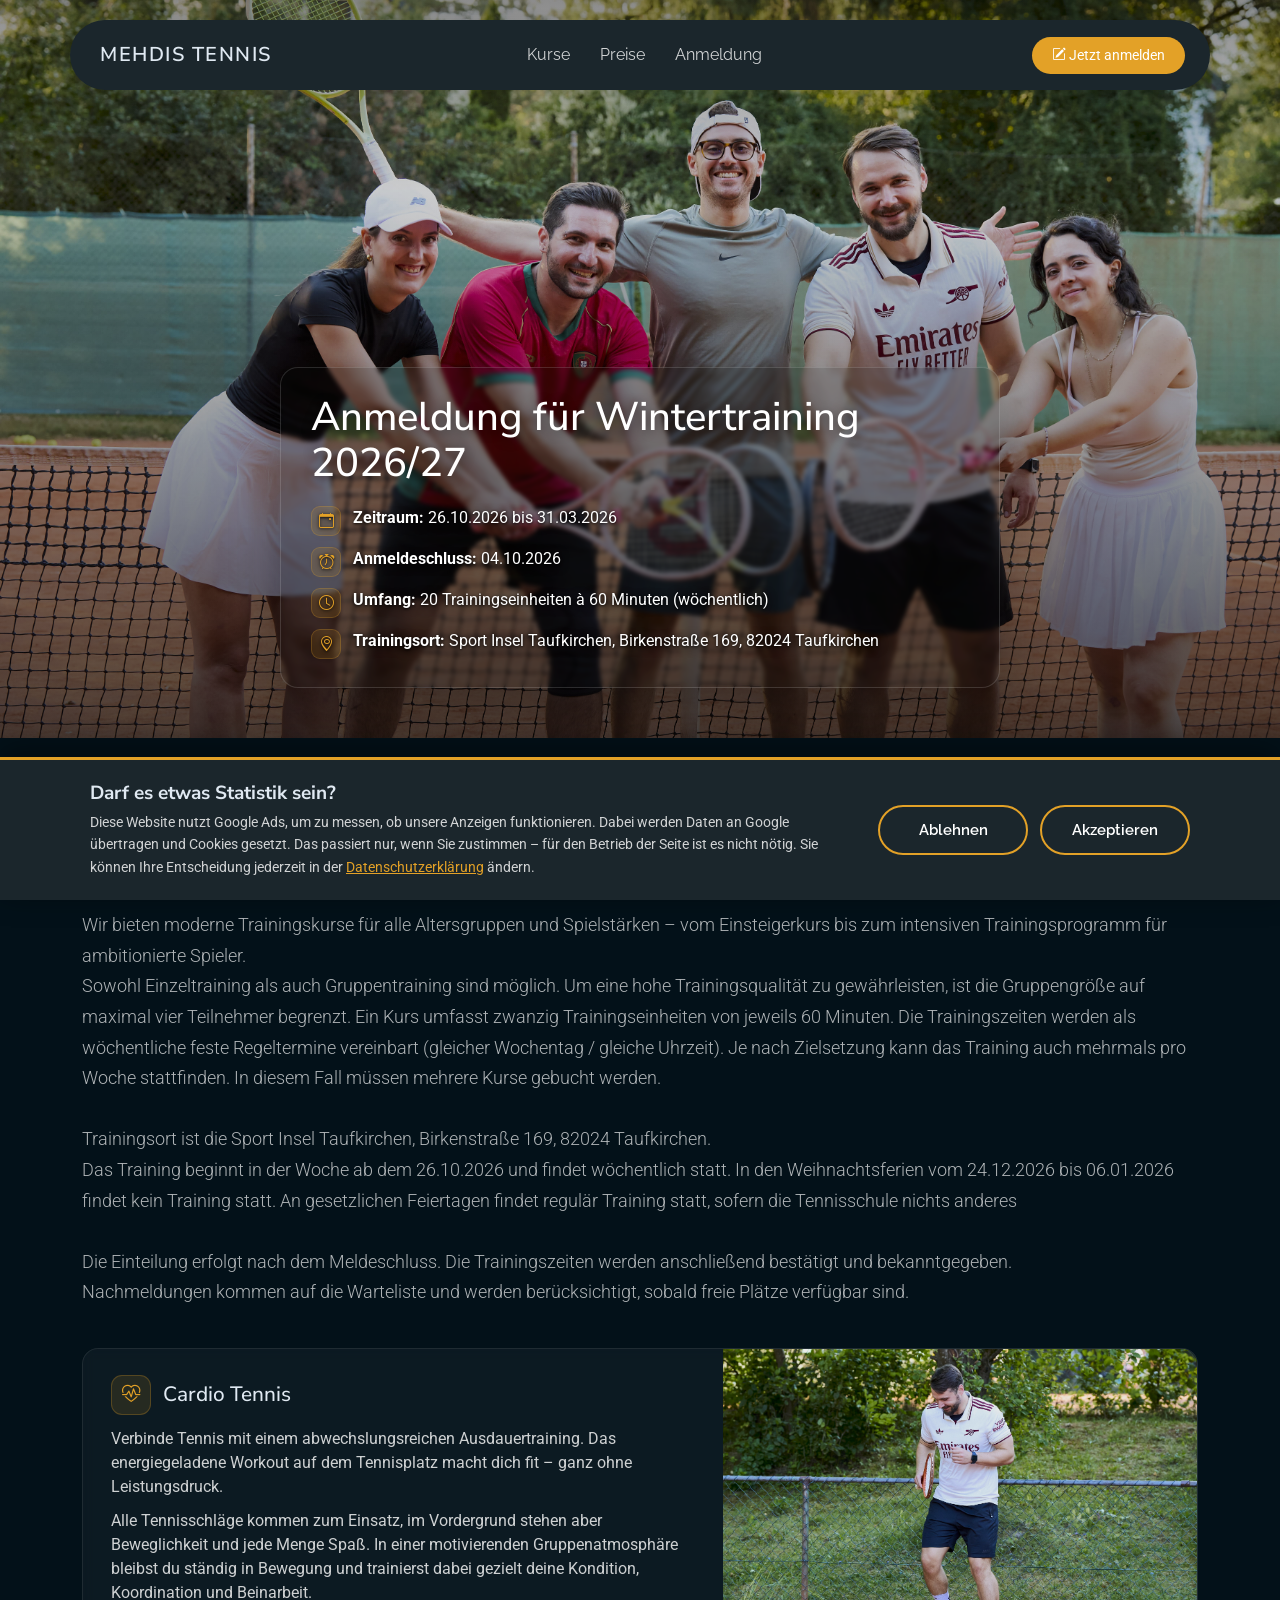
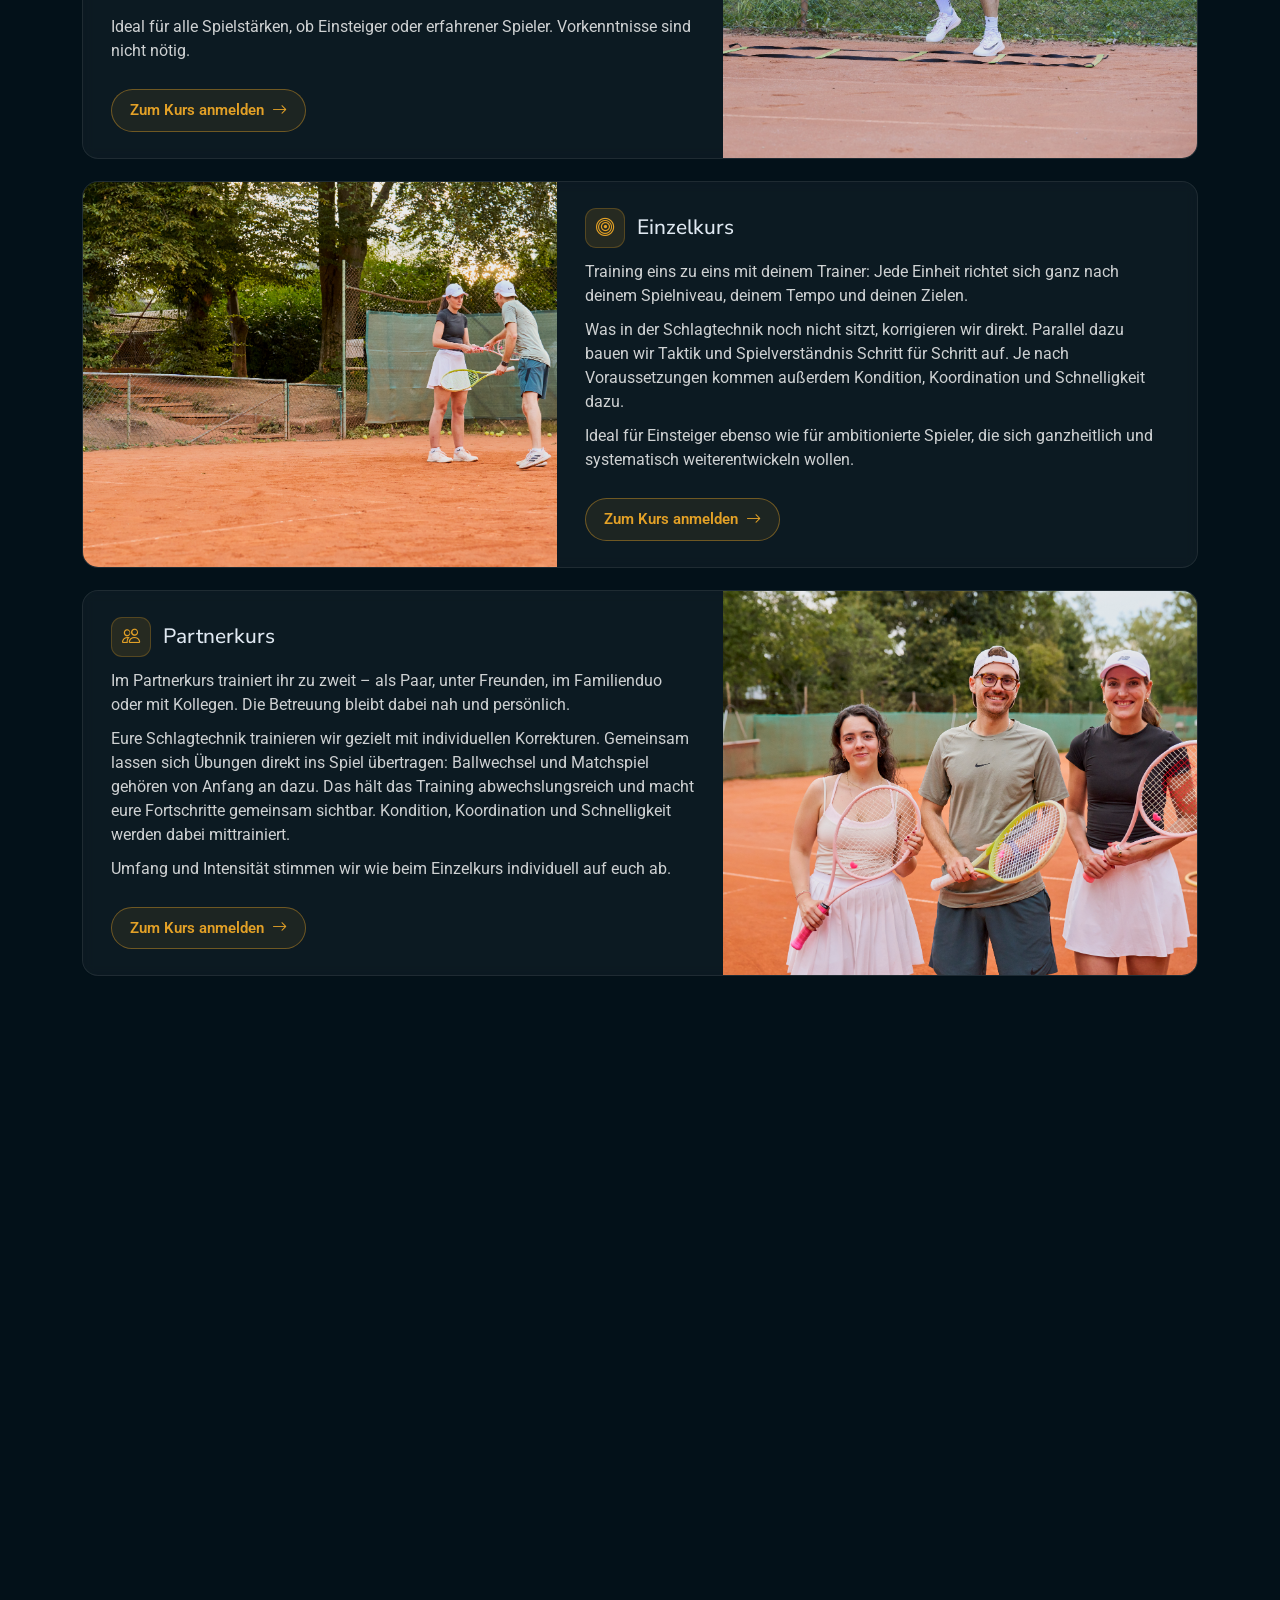
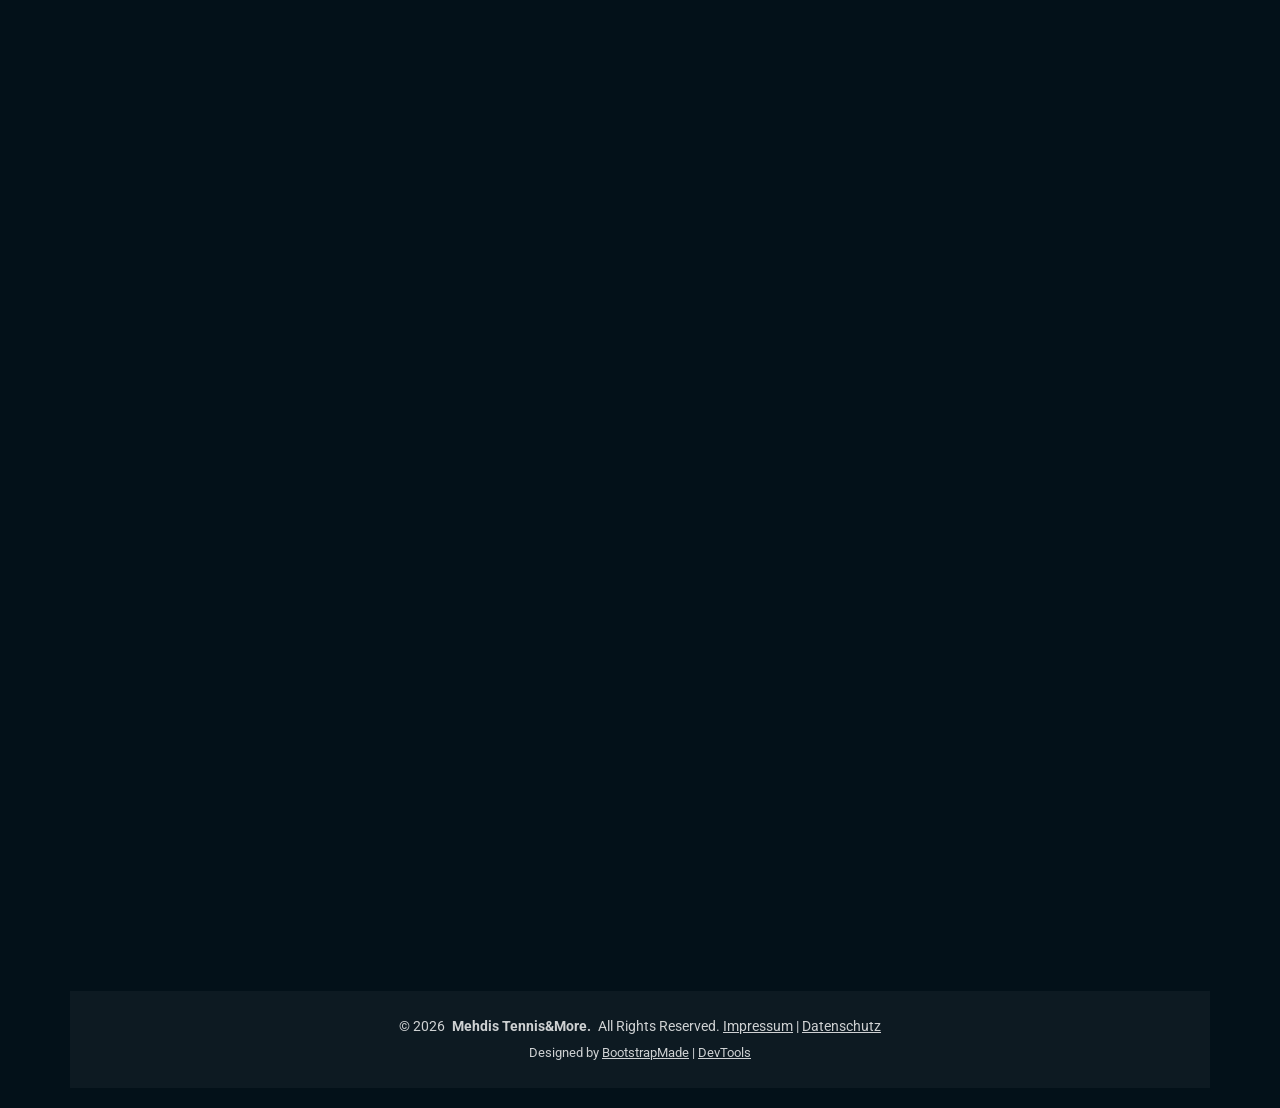
<file: wintertraining/index.html>
<!DOCTYPE html>
<html lang="de">

<head>
  <meta charset="utf-8">
  <meta content="width=device-width, initial-scale=1.0" name="viewport">
  <title>Wintertraining 2026/27 - Mehdis Tennistraining</title>
  <meta name="description"
    content="Wintertraining 2026/27 bei Mehdis Tennis&More - 20 Trainingseinheiten in der Sport Insel Taufkirchen.">
  <meta name="keywords" content="Wintertraining, Tennis Taufkirchen, Tenniskurs Winter, Mehdis Tennis">

  <!-- Favicons -->
  <link href="../assets/img/about/0 Profil-32.png" rel="icon">
  <link href="../assets/img/about/0 Profil-180.png" rel="apple-touch-icon">

  <!-- Fonts (lokal gehostet, keine Verbindung zu Google) -->
  <link href="../assets/css/fonts.css" rel="stylesheet">

  <!-- Vendor CSS Files -->
  <link href="../assets/vendor/bootstrap/css/bootstrap.min.css" rel="stylesheet">
  <link href="../assets/vendor/bootstrap-icons/bootstrap-icons.css" rel="stylesheet">
  <link href="../assets/vendor/aos/aos.css" rel="stylesheet">
  <link href="../assets/vendor/swiper/swiper-bundle.min.css" rel="stylesheet">
  <link href="../assets/vendor/glightbox/css/glightbox.min.css" rel="stylesheet">

  <!-- Main CSS File -->
  <link href="../assets/css/main.css" rel="stylesheet">

  <!-- Pricing (simple + modern, fits template) -->
  <style>
    .pricing-simple .pricing-card {
      border-radius: 16px;
      border: 1px solid rgba(255, 255, 255, 0.08);
      background: rgba(255, 255, 255, 0.04);
      backdrop-filter: blur(6px);
      -webkit-backdrop-filter: blur(6px);
      overflow: hidden;
    }

    .pricing-simple .pricing-card .pricing-head {
      padding: 22px 22px 12px;
      border-bottom: 1px solid rgba(255, 255, 255, 0.06);
    }

    .pricing-simple .pricing-card .pricing-head h2 {
      margin: 0;
      font-size: 1.5rem;
    }

    .pricing-simple .pricing-card .pricing-head p {
      margin: 8px 0 0;
      opacity: 0.85;
    }

    .pricing-simple .pricing-list {
      padding: 6px 22px 18px;
      margin: 0;
      list-style: none;
    }

    .pricing-simple .pricing-list li {
      display: flex;
      align-items: center;
      justify-content: space-between;
      gap: 14px;
      padding: 14px 0;
      border-bottom: 1px solid rgba(255, 255, 255, 0.06);
    }

    .pricing-simple .pricing-list li:last-child {
      border-bottom: 0;
    }

    .pricing-simple .price-label {
      display: flex;
      align-items: center;
      gap: 10px;
      font-weight: 600;
    }

    .pricing-simple .price-value {
      font-weight: 800;
      letter-spacing: 0.2px;
      white-space: nowrap;
    }

    .pricing-simple .pricing-foot {
      padding: 0 22px 22px;
      display: flex;
      flex-wrap: wrap;
      gap: 10px;
      align-items: center;
      justify-content: space-between;
    }

    .pricing-simple .pricing-note {
      font-size: 0.95rem;
      opacity: 0.85;
      margin: 0;
    }

    @media (max-width: 575.98px) {
      .pricing-simple .pricing-foot {
        justify-content: flex-start;
      }
    }

    /* Kurskarten: dauerhaft sichtbar, abwechselnd Bild links/rechts.
       Gleiche Kartensprache wie die Preisbox oben. */
    .course-list {
      display: grid;
      gap: 22px;
    }

    .course-card {
      display: grid;
      grid-template-columns: 1.35fr 1fr;
      border-radius: 16px;
      border: 1px solid rgba(255, 255, 255, 0.08);
      background: rgba(255, 255, 255, 0.04);
      backdrop-filter: blur(6px);
      -webkit-backdrop-filter: blur(6px);
      overflow: hidden;
    }

    /* jede zweite Karte spiegeln - gibt der Liste Rhythmus.
       Die Spaltenbreiten werden mitgetauscht, damit der Text in beiden
       Varianten die breitere Spalte bekommt. */
    .course-card:nth-child(even) {
      grid-template-columns: 1fr 1.35fr;
    }

    .course-card:nth-child(even) .course-media {
      order: -1;
    }

    .course-body {
      padding: 26px 28px;
    }

    .course-head {
      display: flex;
      align-items: center;
      gap: 12px;
      margin-bottom: 12px;
    }

    .course-icon {
      flex: 0 0 auto;
      width: 40px;
      height: 40px;
      border-radius: 11px;
      display: grid;
      place-items: center;
      font-size: 1.15rem;
      color: var(--accent-color);
      background: color-mix(in srgb, var(--accent-color), transparent 88%);
      border: 1px solid color-mix(in srgb, var(--accent-color), transparent 75%);
    }

    .course-head h3 {
      margin: 0;
      font-size: 1.3rem;
      line-height: 1.3;
    }

    .course-body p {
      margin-bottom: 10px;
    }

    .course-body p:last-child {
      margin-bottom: 0;
    }

    /* Anmelde-Link je Kurs: bewusst leichter als die grossen Anmelde-Buttons
       der Seite, damit die Hierarchie erhalten bleibt */
    .course-cta {
      display: inline-flex;
      align-items: center;
      gap: 8px;
      margin-top: 16px;
      padding: 9px 18px;
      border-radius: 999px;
      font-size: 0.95rem;
      font-weight: 600;
      text-decoration: none;
      color: var(--accent-color);
      background: color-mix(in srgb, var(--accent-color), transparent 92%);
      border: 1px solid color-mix(in srgb, var(--accent-color), transparent 58%);
      transition: background 0.2s ease, border-color 0.2s ease;
    }

    .course-cta:hover,
    .course-cta:focus-visible {
      color: var(--accent-color);
      background: color-mix(in srgb, var(--accent-color), transparent 82%);
      border-color: var(--accent-color);
    }

    .course-media img {
      display: block;
      width: 100%;
      height: 100%;
      min-height: 220px;
      object-fit: cover;
    }

    @media (max-width: 767.98px) {

      /* beide Selektoren noetig: die :nth-child-Regel oben ist spezifischer
         als ein einzelnes .course-card und wuerde sonst gewinnen */
      .course-card,
      .course-card:nth-child(even) {
        grid-template-columns: 1fr;
      }

      /* auf schmalen Schirmen immer Bild zuerst, Spiegelung aufheben.
         Auch hier muss der :nth-child-Selektor mitgenannt werden. */
      .course-card .course-media,
      .course-card:nth-child(even) .course-media {
        order: -1;
      }

      /* natuerliche Bildhoehe statt fester 200px: das Motiv wird dadurch
         vollstaendig gezeigt und nicht auf einen Streifen beschnitten */
      .course-media img {
        min-height: 0;
        height: auto;
      }

      .course-body {
        padding: 22px 20px;
      }
    }

    /* Seiten-Hero: Gruppenfoto als Hintergrund, Text in einer Glasflaeche darueber.
       Der Verlauf ist unten kraeftig und oben schwach - so bleiben die Gesichter
       im oberen Bilddrittel sichtbar, waehrend der Text unten sicher lesbar ist. */
    .page-hero {
      position: relative;
      display: flex;
      align-items: flex-end;
      min-height: clamp(560px, 82vh, 780px);
      padding: 150px 0 50px;
      background-image:
        linear-gradient(to bottom,
          rgba(6, 6, 6, 0.42) 0%,
          rgba(6, 6, 6, 0.14) 26%,
          rgba(6, 6, 6, 0.34) 58%,
          rgba(6, 6, 6, 0.68) 100%),
        url("../assets/img/services/Afterwork-c.jpg");
      background-size: cover;
      /* Gesichter liegen im oberen Bilddrittel - Ausschnitt entsprechend gesetzt */
      background-position: center 26%;
      background-repeat: no-repeat;
    }

    .hero-panel {
      max-width: 720px;
      /* mittig statt linksbuendig */
      margin-inline: auto;
      padding: 26px 30px 28px;
      border-radius: 18px;
      border: 1px solid rgba(255, 255, 255, 0.14);
      /* sehr transparent, damit das Foto klar durchscheint; der Blur ist
         bewusst minimal - die Lesbarkeit traegt jetzt vor allem der Textschatten */
      background: rgba(10, 12, 14, 0.18);
      backdrop-filter: blur(2px);
      -webkit-backdrop-filter: blur(2px);
      box-shadow: 0 20px 50px rgba(0, 0, 0, 0.30);
      text-shadow: 0 1px 3px rgba(0, 0, 0, 0.9), 0 2px 10px rgba(0, 0, 0, 0.7);
    }

    .page-hero h1 {
      font-size: clamp(1.75rem, 3.2vw, 2.5rem);
      line-height: 1.15;
      margin: 0 0 20px;
      text-shadow: 0 2px 12px rgba(0, 0, 0, 0.45);
    }

    .hero-facts {
      list-style: none;
      padding: 0;
      margin: 0;
      display: grid;
      gap: 11px;
    }

    .hero-facts li {
      display: flex;
      align-items: flex-start;
      gap: 12px;
      line-height: 1.5;
    }

    .hero-facts i {
      flex: 0 0 auto;
      width: 30px;
      height: 30px;
      border-radius: 9px;
      display: grid;
      place-items: center;
      font-size: 0.95rem;
      color: var(--accent-color);
      background: color-mix(in srgb, var(--accent-color), transparent 86%);
      border: 1px solid color-mix(in srgb, var(--accent-color), transparent 76%);
    }

    @media (max-width: 991.98px) {
      .page-hero {
        min-height: clamp(480px, 72vh, 640px);
        padding: 120px 0 40px;
        background-position: center 28%;
      }

      .hero-panel {
        max-width: none;
        padding: 22px 20px 24px;
      }

      .hero-facts {
        gap: 10px;
      }
    }
  </style>

  <!-- Google Ads (gtag.js) wird NICHT hier eingebunden, sondern erst nach
       erteilter Einwilligung von assets/js/consent.js nachgeladen. -->

</head>

<body class="service-details-page">

  <header id="header" class="header d-flex align-items-center fixed-top">
    <div
      class="header-container container-fluid container-xl position-relative d-flex align-items-center justify-content-between">

      <a href="/" class="logo d-flex align-items-center me-auto me-xl-0">
        <h1 class="sitename">Mehdis Tennis</h1>
      </a>
      <nav id="navmenu" class="navmenu">
        <ul>
          <li><a href="#service-details">Kurse</a></li>
          <li><a href="#pricing">Preise</a></li>
          <li><a href="#anmeldung">Anmeldung</a></li>
        </ul>
        <i class="mobile-nav-toggle d-xl-none bi bi-list"></i>
      </nav>

      <a class="btn-getstarted" href="https://www.sportision.de/club/mehdis-tennis-2" target="_blank" rel="noopener">
        <i class="bi bi-pencil-square"></i> Jetzt anmelden
      </a>
    </div>
  </header>

  <main class="main">

    <!-- Page Hero -->
    <section class="page-hero dark-background">
      <div class="container">
        <div class="hero-panel" data-aos="fade-up">
          <h1>Anmeldung für Wintertraining 2026/27</h1>
          <ul class="hero-facts">
            <li>
              <i class="bi bi-calendar-event"></i>
              <span><strong>Zeitraum:</strong> 26.10.2026 bis 31.03.2026</span>
            </li>
            <li>
              <i class="bi bi-alarm"></i>
              <span><strong>Anmeldeschluss:</strong> 04.10.2026</span>
            </li>
            <li>
              <i class="bi bi-clock"></i>
              <span><strong>Umfang:</strong> 20 Trainingseinheiten à 60 Minuten (wöchentlich)</span>
            </li>
            <li>
              <i class="bi bi-geo-alt"></i>
              <span><strong>Trainingsort:</strong> Sport Insel Taufkirchen, Birkenstraße 169, 82024 Taufkirchen</span>
            </li>
            <!--
            <li>
              <i class="bi bi-gift"></i>
              <span><strong>Kein Training:</strong> 24.12.2026 bis 06.01.2027 (Weihnachtsferien)</span>
            </li>
            -->
          </ul>
        </div>
      </div>
    </section><!-- End Page Hero -->

    <!-- Service Details Section -->
    <section id="service-details" class="service-details section">
      <div class="container" data-aos="fade-up" data-aos-delay="100">

        <!-- ROW 1: Kurse und wichtige Informationen (Full Width) -->
        <div class="row gy-5">
          <div class="col-12">
            <div class="service-main-content">
              <div class="service-header" data-aos="fade-up">
                <h1>Kurse und wichtige Informationen</h1>
                <div class="service-meta">
                  <span> 🎾 Alle Levels</span>
                  <span><i class="bi bi-person me-1"></i> Einzel</span>
                  <span><i class="bi bi-people me-1"></i> Gruppe (max. 4)</span>
                  <span><i class="bi bi-calendar-check me-1"></i> Flexibel</span>
                </div>
                <p class="lead">
                  Wir bieten moderne Trainingskurse für alle Altersgruppen und Spielstärken – vom Einsteigerkurs bis zum
                  intensiven Trainingsprogramm für ambitionierte Spieler.
                  <br>Sowohl Einzeltraining als auch Gruppentraining sind möglich.
                  Um eine hohe Trainingsqualität zu gewährleisten, ist die Gruppengröße auf maximal vier Teilnehmer
                  begrenzt.
                  Ein Kurs umfasst zwanzig Trainingseinheiten von jeweils 60 Minuten. Die Trainingszeiten werden als
                  wöchentliche feste
                  Regeltermine vereinbart (gleicher Wochentag / gleiche Uhrzeit).
                  Je nach Zielsetzung kann das Training auch mehrmals pro Woche stattfinden. In diesem Fall müssen
                  mehrere Kurse gebucht werden.
                  <br> <br>
                  Trainingsort ist die Sport Insel Taufkirchen, Birkenstraße 169, 82024 Taufkirchen.
                  <br>
                  Das Training beginnt in der Woche ab dem 26.10.2026 und findet wöchentlich statt. In den
                  Weihnachtsferien vom 24.12.2026 bis 06.01.2026 findet kein Training statt.
                  An gesetzlichen Feiertagen findet regulär Training statt, sofern die Tennisschule nichts anderes

                  <br> <br>
                  Die Einteilung erfolgt nach dem Meldeschluss. Die Trainingszeiten werden anschließend bestätigt und
                  bekanntgegeben.
                  <br>
                  Nachmeldungen kommen auf die Warteliste und werden berücksichtigt, sobald freie Plätze verfügbar sind.
                </p>
              </div>
            </div>
          </div>
        </div>
        <!-- /ROW 1 -->

        <!-- ROW 2: Kurse untereinander -->
        <div class="row gy-5">
          <div class="col-12">
            <div class="course-list">


              <article class="course-card" data-aos="fade-up" data-aos-delay="100">
                <div class="course-body">
                  <div class="course-head">
                    <span class="course-icon"><i class="bi bi-heart-pulse"></i></span>
                    <h3>Cardio Tennis</h3>
                  </div>
                  <p>Verbinde Tennis mit einem abwechslungsreichen Ausdauertraining. Das energiegeladene Workout auf
                    dem Tennisplatz macht dich fit – ganz ohne Leistungsdruck.</p>
                  <p>Alle Tennisschläge kommen zum Einsatz, im Vordergrund stehen aber Beweglichkeit und jede Menge
                    Spaß. In einer motivierenden Gruppenatmosphäre bleibst du ständig in Bewegung und trainierst dabei
                    gezielt deine Kondition, Koordination und Beinarbeit.</p>
                  <p>Ideal für alle Spielstärken, ob Einsteiger oder erfahrener Spieler. Vorkenntnisse sind nicht
                    nötig.</p>
                  <a class="course-cta"
                    href="https://www.sportision.de/club/mehdis-tennis-2/bookings/cardio-tennis-winter-2026-2027"
                    target="_blank" rel="noopener">
                    Zum Kurs anmelden <i class="bi bi-arrow-right"></i>
                  </a>
                </div>
                <div class="course-media">
                  <img src="../assets/img/services/Cardio.jpg" alt="Cardio Tennis" loading="lazy">
                </div>
              </article>

              <article class="course-card" data-aos="fade-up" data-aos-delay="200">
                <div class="course-body">
                  <div class="course-head">
                    <span class="course-icon"><i class="bi bi-bullseye"></i></span>
                    <h3>Einzelkurs</h3>
                  </div>
                  <p>Training eins zu eins mit deinem Trainer: Jede Einheit richtet sich ganz nach deinem
                    Spielniveau, deinem Tempo und deinen Zielen.</p>
                  <p>Was in der Schlagtechnik noch nicht sitzt, korrigieren wir direkt. Parallel dazu bauen wir
                    Taktik und Spielverständnis Schritt für Schritt auf. Je nach Voraussetzungen kommen außerdem
                    Kondition, Koordination und Schnelligkeit dazu.</p>
                  <p>Ideal für Einsteiger ebenso wie für ambitionierte Spieler, die sich ganzheitlich und
                    systematisch weiterentwickeln wollen.</p>
                  <a class="course-cta"
                    href="https://www.sportision.de/club/mehdis-tennis-2/bookings/wintertraining-20262027-einzel-und-partnerkurse-1"
                    target="_blank" rel="noopener">
                    Zum Kurs anmelden <i class="bi bi-arrow-right"></i>
                  </a>
                </div>
                <div class="course-media">
                  <img src="../assets/img/services/Einzelkurs.jpg" alt="Einzelkurs" loading="lazy">
                </div>
              </article>

              <article class="course-card" data-aos="fade-up" data-aos-delay="300">
                <div class="course-body">
                  <div class="course-head">
                    <span class="course-icon"><i class="bi bi-people"></i></span>
                    <h3>Partnerkurs</h3>
                  </div>
                  <p>Im Partnerkurs trainiert ihr zu zweit – als Paar, unter Freunden, im Familienduo oder mit
                    Kollegen. Die Betreuung bleibt dabei nah und persönlich.</p>
                  <p>Eure Schlagtechnik trainieren wir gezielt mit individuellen Korrekturen.
                    Gemeinsam lassen sich Übungen direkt ins Spiel übertragen: Ballwechsel und Matchspiel gehören
                    von Anfang an dazu. Das hält das Training abwechslungsreich und macht eure Fortschritte
                    gemeinsam sichtbar. Kondition, Koordination und Schnelligkeit werden dabei mittrainiert.</p>
                  <p>Umfang und Intensität stimmen wir wie beim Einzelkurs individuell auf euch ab.</p>
                  <a class="course-cta"
                    href="https://www.sportision.de/club/mehdis-tennis-2/bookings/wintertraining-20262027-einzel-und-partnerkurse-1"
                    target="_blank" rel="noopener">
                    Zum Kurs anmelden <i class="bi bi-arrow-right"></i>
                  </a>
                </div>
                <div class="course-media">
                  <img src="../assets/img/services/Partnerkurs.jpg" alt="Partnerkurs" loading="lazy">
                </div>
              </article>



              <article class="course-card" data-aos="fade-up" data-aos-delay="400">
                <div class="course-body">
                  <div class="course-head">
                    <span class="course-icon"><i class="bi bi-sunset"></i></span>
                    <h3>Afterwork Tennis</h3>
                  </div>
                  <p>Afterwork-Tennis ist der perfekte Ausgleich nach dem Arbeitstag – und gleichzeitig die
                    Chance, dein Spiel gezielt weiterzuentwickeln.</p>
                  <p>In lockerer und motivierender Atmosphäre verbinden wir Techniktraining, praxisnahe Spielformen
                    und Kondition zu einer abwechslungsreichen Einheit. Dabei lernst du stetig dazu und verbesserst
                    dein Können – von der Schlagausführung über taktische Lösungen für Einzel und Doppel bis hin
                    zu Koordination und Fitness.</p>
                  <p>Die Einheiten finden am frühen Abend statt und lassen sich gut mit dem Berufsalltag verbinden.
                    Ideal für Berufstätige – egal ob Einsteiger, Wiedereinsteiger oder erfahrene Spieler.</p>
                  <a class="course-cta"
                    href="https://www.sportision.de/club/mehdis-tennis-2/bookings/wintertraining-20262027-gruppentraining-1"
                    target="_blank" rel="noopener">
                    Zum Kurs anmelden <i class="bi bi-arrow-right"></i>
                  </a>
                </div>
                <div class="course-media">
                  <img src="../assets/img/services/Afterwork.jpg" alt="Afterwork Tennis" loading="lazy">
                </div>
              </article>

              <article class="course-card" data-aos="fade-up" data-aos-delay="500">
                <div class="course-body">
                  <div class="course-head">
                    <span class="course-icon"><i class="bi bi-person"></i></span>
                    <h3>Gruppenkurse - Erwachsene</h3>
                  </div>
                  <p>In kleinen Gruppen trainiert ihr mit Spielern auf ähnlichem Niveau – so profitiert ihr vom
                    persönlichen Coaching und der Dynamik im Team.</p>
                  <p>Im Fokus steht das Taktiktraining: Spielzüge und Strategien setzt ihr direkt in matchnahen
                    Situationen um. Auch Doppeltraining ist möglich. Je nach Voraussetzungen und Zielen der Gruppe
                    trainieren wir außerdem Kondition, Koordination und Schnelligkeit.</p>
                  <p>Die Gruppen stellen wir nach Alter und Spielstärke zusammen – von Einsteigern bis zu
                    ambitionierten Mannschaftsspielern.</p>
                  <a class="course-cta"
                    href="https://www.sportision.de/club/mehdis-tennis-2/bookings/wintertraining-20262027-gruppentraining-1"
                    target="_blank" rel="noopener">
                    Zum Kurs anmelden <i class="bi bi-arrow-right"></i>
                  </a>
                </div>
                <div class="course-media">
                  <img src="../assets/img/services/Gruppenkurs.jpg" alt="Erwachsenenkurse" loading="lazy">
                </div>
              </article>

              <article class="course-card" data-aos="fade-up" data-aos-delay="600">
                <div class="course-body">
                  <div class="course-head">
                    <span class="course-icon"><i class="bi bi-lightning-charge"></i></span>
                    <h3>Fast-Learning</h3>
                  </div>
                  <p>Der ideale Einstieg für Anfänger. Schritt für Schritt vermitteln wir alle grundlegenden
                    Schlagtechniken – praxisnah und direkt im Spiel für maximalen Fortschritt sowie Spielfreude auf dem
                    Platz.</p>
                  <p>Wir starten im Kleinfeld, wo du den Ball leichter kontrollieren kannst.
                    Bereits nach der 2. Stunde bekommst du ein Gefühl für Vorhand und Rückhand.
                    Nach der 6. Stunde bist du mit Volley sowie Aufschlag vertraut.
                    Gegen Ende des Kurses arbeiten wir uns zur Grundlinie vor und spielen auf dem ganzen Platz.
                  </p>
                  <p>In einer motivierenden Teamdynamik verbesserst du durch gezielte Übungen auch deine
                    Beweglichkeit und Koordination.</p>
                  <a class="course-cta"
                    href="https://www.sportision.de/club/mehdis-tennis-2/bookings/wintertraining-20262027-gruppentraining-1"
                    target="_blank" rel="noopener">
                    Zum Kurs anmelden <i class="bi bi-arrow-right"></i>
                  </a>
                </div>
                <div class="course-media">
                  <img src="../assets/img/services/Fast Learning.jpg" alt="Fast-Learning" loading="lazy">
                </div>
              </article>

              <article class="course-card" data-aos="fade-up" data-aos-delay="700">
                <div class="course-body">
                  <div class="course-head">
                    <span class="course-icon"><i class="bi bi-trophy"></i></span>
                    <h3>Kinder- und Jugendkurs</h3>
                  </div>
                  <p>Im Kinder- und Jugendkurs steht die ganzheitliche Entwicklung im Mittelpunkt. Neben Technik und
                    Taktik trainieren wir gezielt Koordination und Motorik – die entscheidenden Bausteine für eine
                    nachhaltige sportliche Entwicklung.</p>
                  <p>Durch abwechslungsreiche Übungs- und Spielformen erzielen die Kinder und Jugendlichen
                    kontinuierliche Fortschritte – verbunden mit jeder Menge Freude auf dem Platz.</p>
                  Talentierte Kinder begleiten wir auf ihrem weiteren Weg – ins Vereinsspiel, in die Mannschaft oder in
                  Richtung Leistungssport.
                  <P>
                    <a class="course-cta"
                      href="https://www.sportision.de/club/mehdis-tennis-2/bookings/kinder-und-jugendkurse-wintertraining-20262027-1"
                      target="_blank" rel="noopener">
                      Zum Kurs anmelden <i class="bi bi-arrow-right"></i>
                    </a>
                </div>
                <div class="course-media">
                  <img src="../assets/img/services/Kinder.jpg" alt="Kinder- und Jugendkurs" loading="lazy">
                </div>
              </article>


            </div>
          </div>
        </div>
        <!-- /ROW 2 -->

      </div>
    </section>

    <!-- PRICING SECTION (LAST SECTION IN MAIN) -->
    <section id="pricing" class="section pricing-simple">
      <!-- Section Title -->
      <div class="container section-title" data-aos="fade-up">
        <h2>Preise</h2>
        <div><span>Wintertraining 2026/27</span></div>
      </div><!-- End Section Title -->

      <div class="container" data-aos="fade-up" data-aos-delay="100">

        <div class="row justify-content-center">
          <div class="col-lg-8">

            <div class="pricing-card">
              <div class="pricing-head">
                <h2>Preise</h2>
                <p>Wintertraining 2026/27 · 20 Trainingseinheiten à 60 Minuten · wöchentlich</p>
              </div>

              <ul class="pricing-list">

                <li>
                  <div class="price-label">
                    <i class="bi bi-people-fill me-1"></i>
                    <span>Gruppenkurs</span>
                  </div>
                  <div class="price-value">700 €</div>
                </li>

                <li>
                  <div class="price-label">
                    <i class="bi bi-people me-1"></i>
                    <span>Partnerkurs (2er-Gruppe)</span>
                  </div>
                  <div class="price-value">900 €</div>
                </li>

                <li>
                  <div class="price-label">
                    <i class="bi bi-person me-1"></i>
                    <span>Einzelkurs</span>
                  </div>
                  <div class="price-value">1.600 €</div>
                </li>

              </ul>

              <div class="pricing-foot">
                <p class="pricing-note mb-0">
                  <i class="bi bi-info-circle me-1"></i>
                  Preise pro Person für zwanzig Einheiten. Enthalten sind Trainerhonorar, Material und Platzmiete.
                </p>


                <a class="registration-btn btn-getstarted btn-pill"
                  href="https://www.sportision.de/club/mehdis-tennis-2" target="_blank" rel="noopener">
                  <i class="bi bi-pencil-square me-2"></i> <span>Jetzt anmelden</span>
                </a>


              </div>

            </div>

          </div>
        </div>

      </div>
    </section>
    <!-- /PRICING SECTION -->

    <section id="anmeldung" class="section">
      <div class="container section-title" data-aos="fade-up">
        <h2>Anmeldung</h2>
        <div><span>Wintertraining 2026/27</span></div>
      </div>

      <div class="container" data-aos="fade-up" data-aos-delay="100">
        <div class="pricing-card text-center p-4 p-md-5">
          <h3 class="mb-3">Jetzt verbindlich anmelden</h3>
          <p class="mb-4">
            Die Anmeldung für das Wintertraining 2026/27 erfolgt über die Buchungsplattform Sportision.
            Dort kannst du deine Kontaktdaten, Spielstärke und zeitliche Verfügbarkeit angeben.
          </p>

          <a class="registration-btn btn-getstarted btn-pill" href="https://www.sportision.de/club/mehdis-tennis-2"
            target="_blank" rel="noopener">
            <i class="bi bi-pencil-square me-2"></i> <span>Jetzt anmelden</span>
          </a>

        </div>
      </div>
    </section>

    <!-- CONTACT SECTION -->
    <section id="contact" class="contact section">

      <!-- Section Title -->
      <div class="container section-title" data-aos="fade-up">
        <h2>Kontakt</h2>
        <div><span>So erreichst du uns:</span></div>
      </div><!-- End Section Title -->

      <div class="container" data-aos="fade-up" data-aos-delay="100">

        <!-- Contact Info Boxes -->
        <div class="row gy-4 mb-5">

          <div class="col-lg-4" data-aos="fade-up" data-aos-delay="200">
            <div class="contact-info-box">
              <div class="icon-box">
                <i class="bi bi-envelope"></i>
              </div>
              <div class="info-content">
                <h4>Email Address</h4>
                <p>
                  <a href="mailto:info@mehdi-tennistrainer.de">
                    info@mehdi-tennistrainer.de
                  </a>
                </p>
              </div>
            </div>
          </div>

          <div class="col-lg-4" data-aos="fade-up" data-aos-delay="300">
            <div class="contact-info-box">
              <div class="icon-box">
                <i class="bi bi-whatsapp"></i>
              </div>
              <div class="info-content">
                <h4>WhatsApp</h4>
                <p>
                  <a href="https://wa.me/4915141389691" target="_blank">
                    +49 151 41389691
                  </a>
                </p>
                <small class="whatsapp-hint">
                  Antwort meist innerhalb weniger Minuten
                </small>
              </div>
            </div>
          </div>

          <div class="col-lg-4" data-aos="fade-up" data-aos-delay="400">
            <div class="contact-info-box">
              <div class="icon-box">
                <i class="bi bi-instagram"></i>
              </div>
              <div class="info-content">
                <h4>Instagram</h4>
                <p>
                  <a href="https://www.instagram.com/mehdis_tennis/profilecard/?igsh=MWcwcndlMDBweDc4MQ%3D%3D"
                    target="_blank">
                    @mehdis_tennis
                  </a>
                </p>
              </div>
            </div>
          </div>

        </div>

      </div>

    </section><!-- /Contact Section -->

  </main>

  <footer id="footer" class="footer">
    <div class="container copyright text-center mt-4">
      <p>
        © <span id="year"></span>
        <strong class="px-1 sitename">Mehdis Tennis&More.</strong>
        <span>All Rights Reserved</span>.
        <a href="/impressum/">Impressum</a> |
        <a href="/datenschutz/" target="_blank">Datenschutz</a>
      </p>
      <div class="credits">
        <!-- All the links in the footer should remain intact. -->
        <!-- You can delete the links only if you've purchased the pro version. -->
        <!-- Licensing information: https://bootstrapmade.com/license/ -->
        Designed by <a href="https://bootstrapmade.com/">BootstrapMade</a> | <a
          href="https://bootstrapmade.com/tools/">DevTools</a>
      </div>
    </div>
  </footer>

  <!-- Scroll Top -->
  <a href="#" id="scroll-top" class="scroll-top d-flex align-items-center justify-content-center"><i
      class="bi bi-arrow-up-short"></i></a>

  <!-- Preloader -->
  <div id="preloader"></div>

  <!-- Vendor JS Files -->
  <script src="../assets/vendor/bootstrap/js/bootstrap.bundle.min.js"></script>
  <script src="../assets/vendor/aos/aos.js"></script>
  <script src="../assets/vendor/swiper/swiper-bundle.min.js"></script>
  <script src="../assets/vendor/glightbox/js/glightbox.min.js"></script>
  <script src="../assets/vendor/imagesloaded/imagesloaded.pkgd.min.js"></script>
  <script src="../assets/vendor/isotope-layout/isotope.pkgd.min.js"></script>

  <!-- Main JS File -->
  <script src="../assets/js/main.js"></script>

  <!-- Einwilligung: laedt Google Ads erst nach Zustimmung -->
  <script src="../assets/js/consent.js"></script>

  <!-- year for copyright footer-->
  <script>
    document.getElementById("year").textContent = new Date().getFullYear();
  </script>


</body>

</html>
</file>
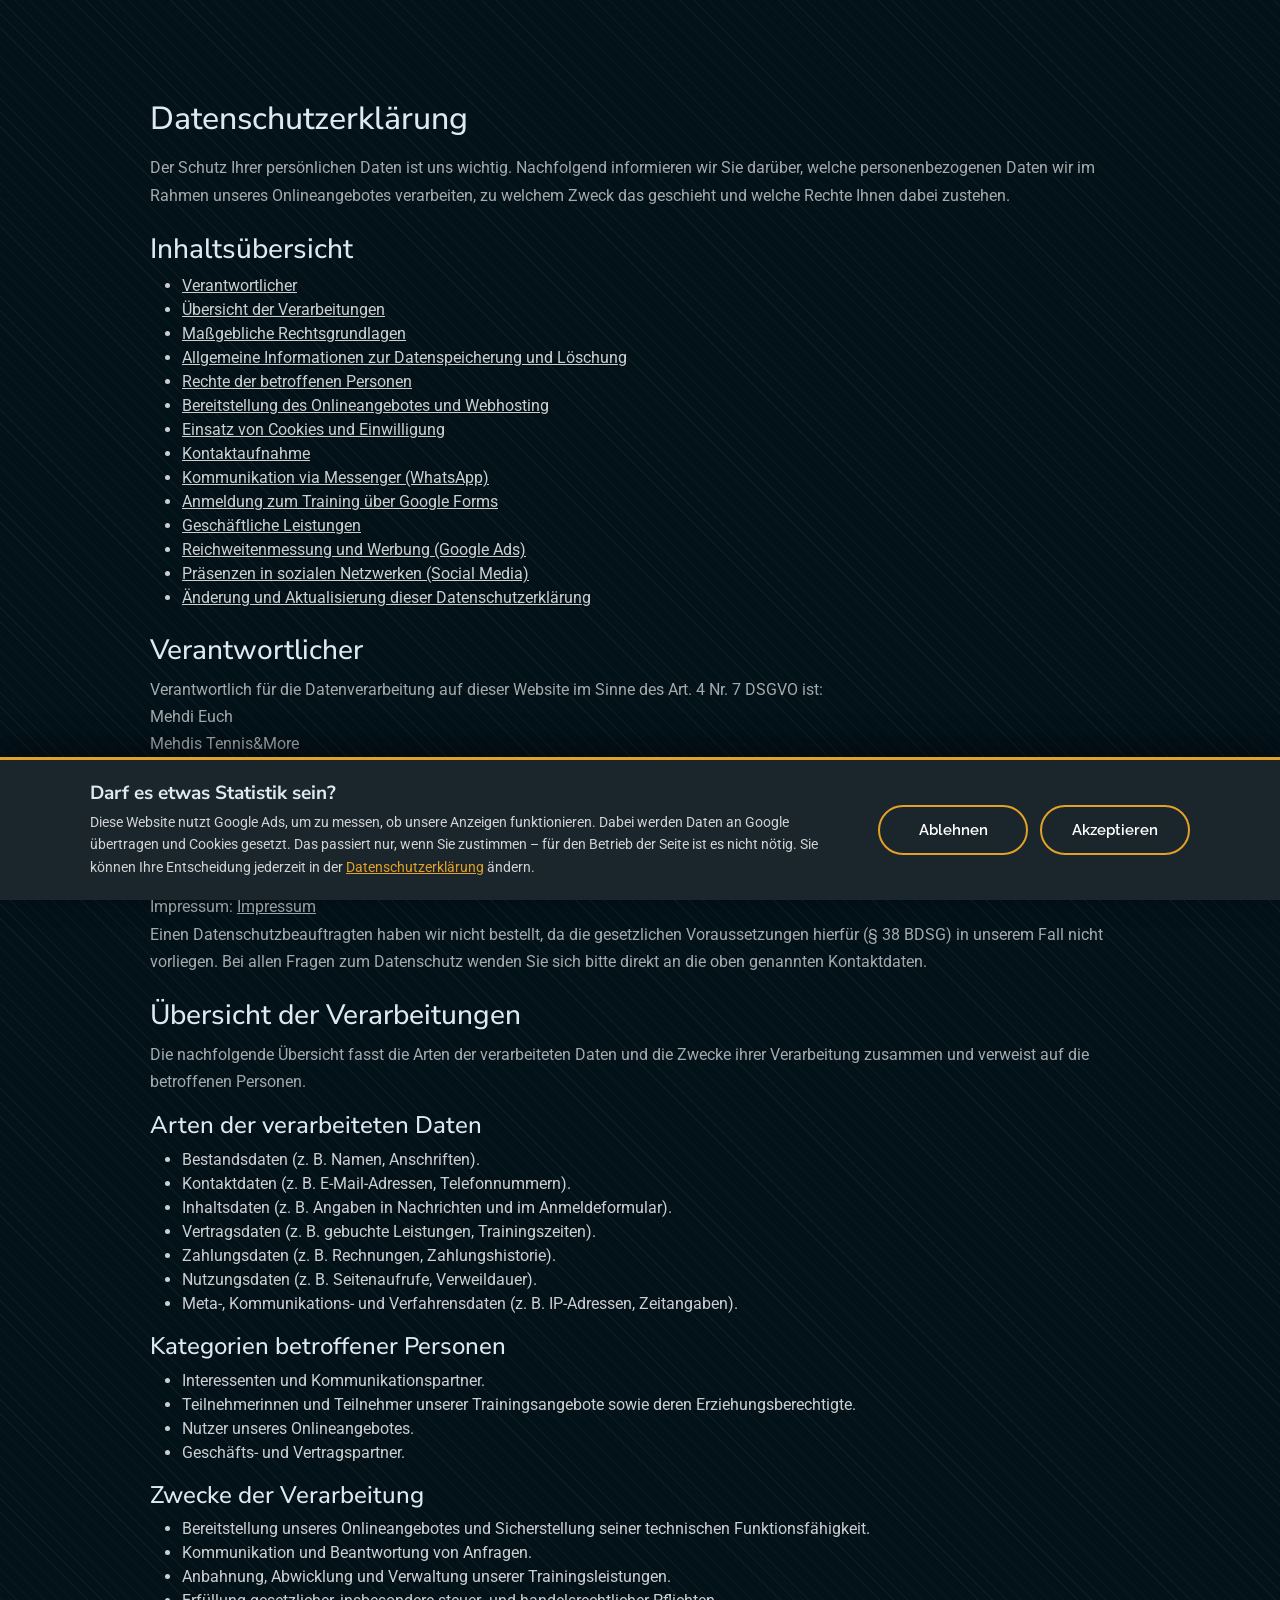
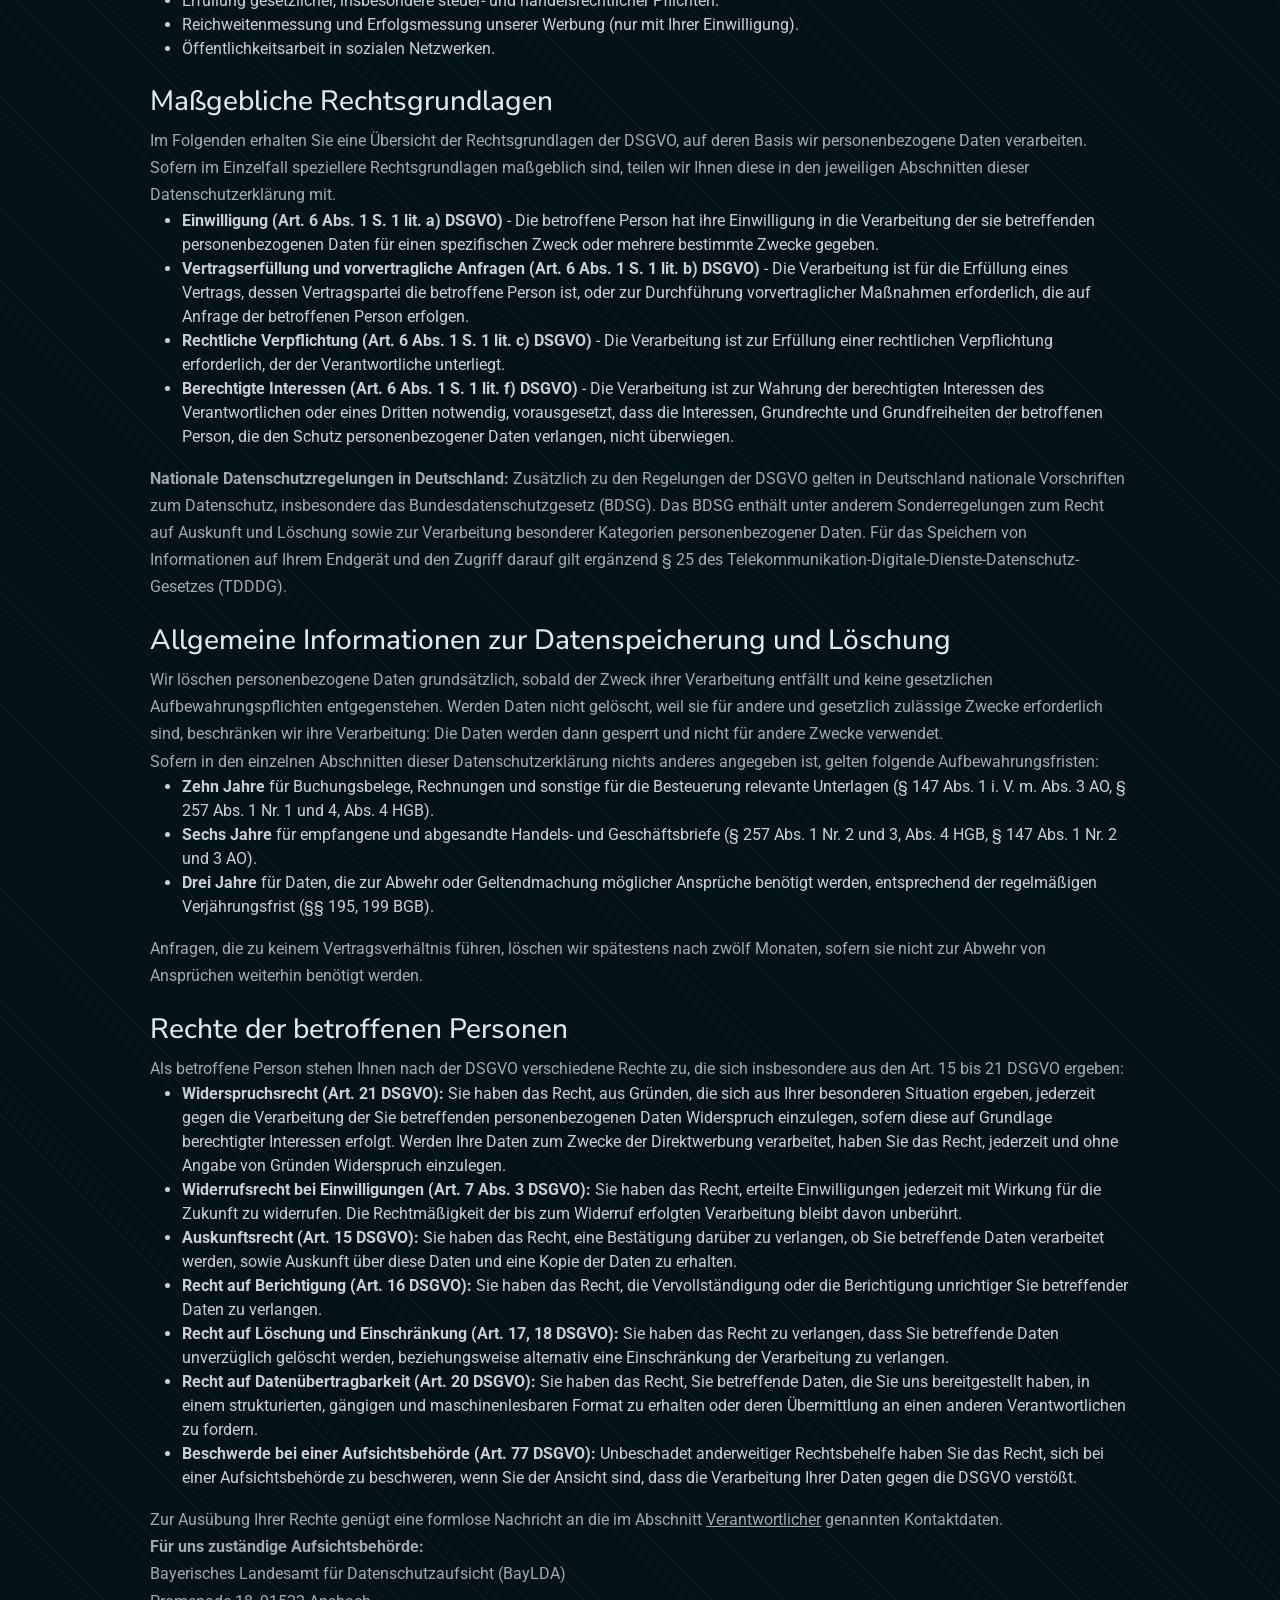
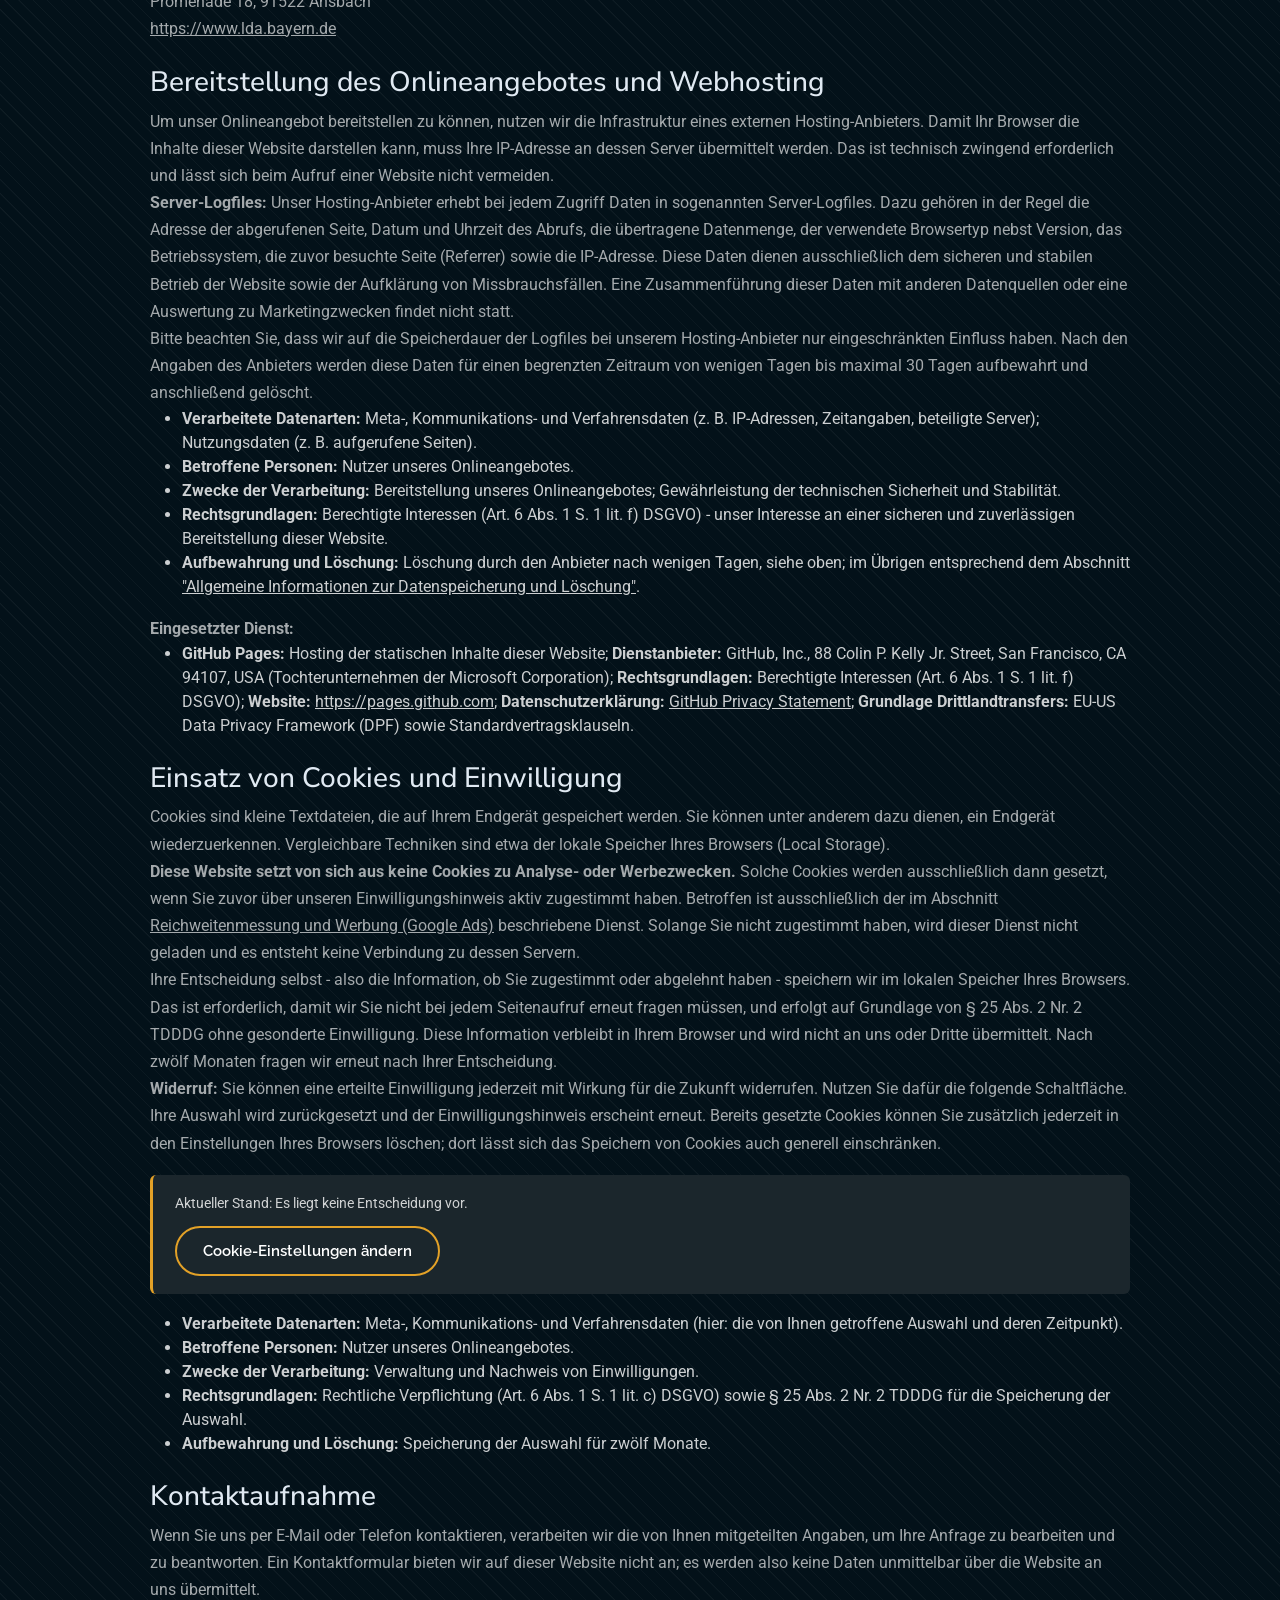
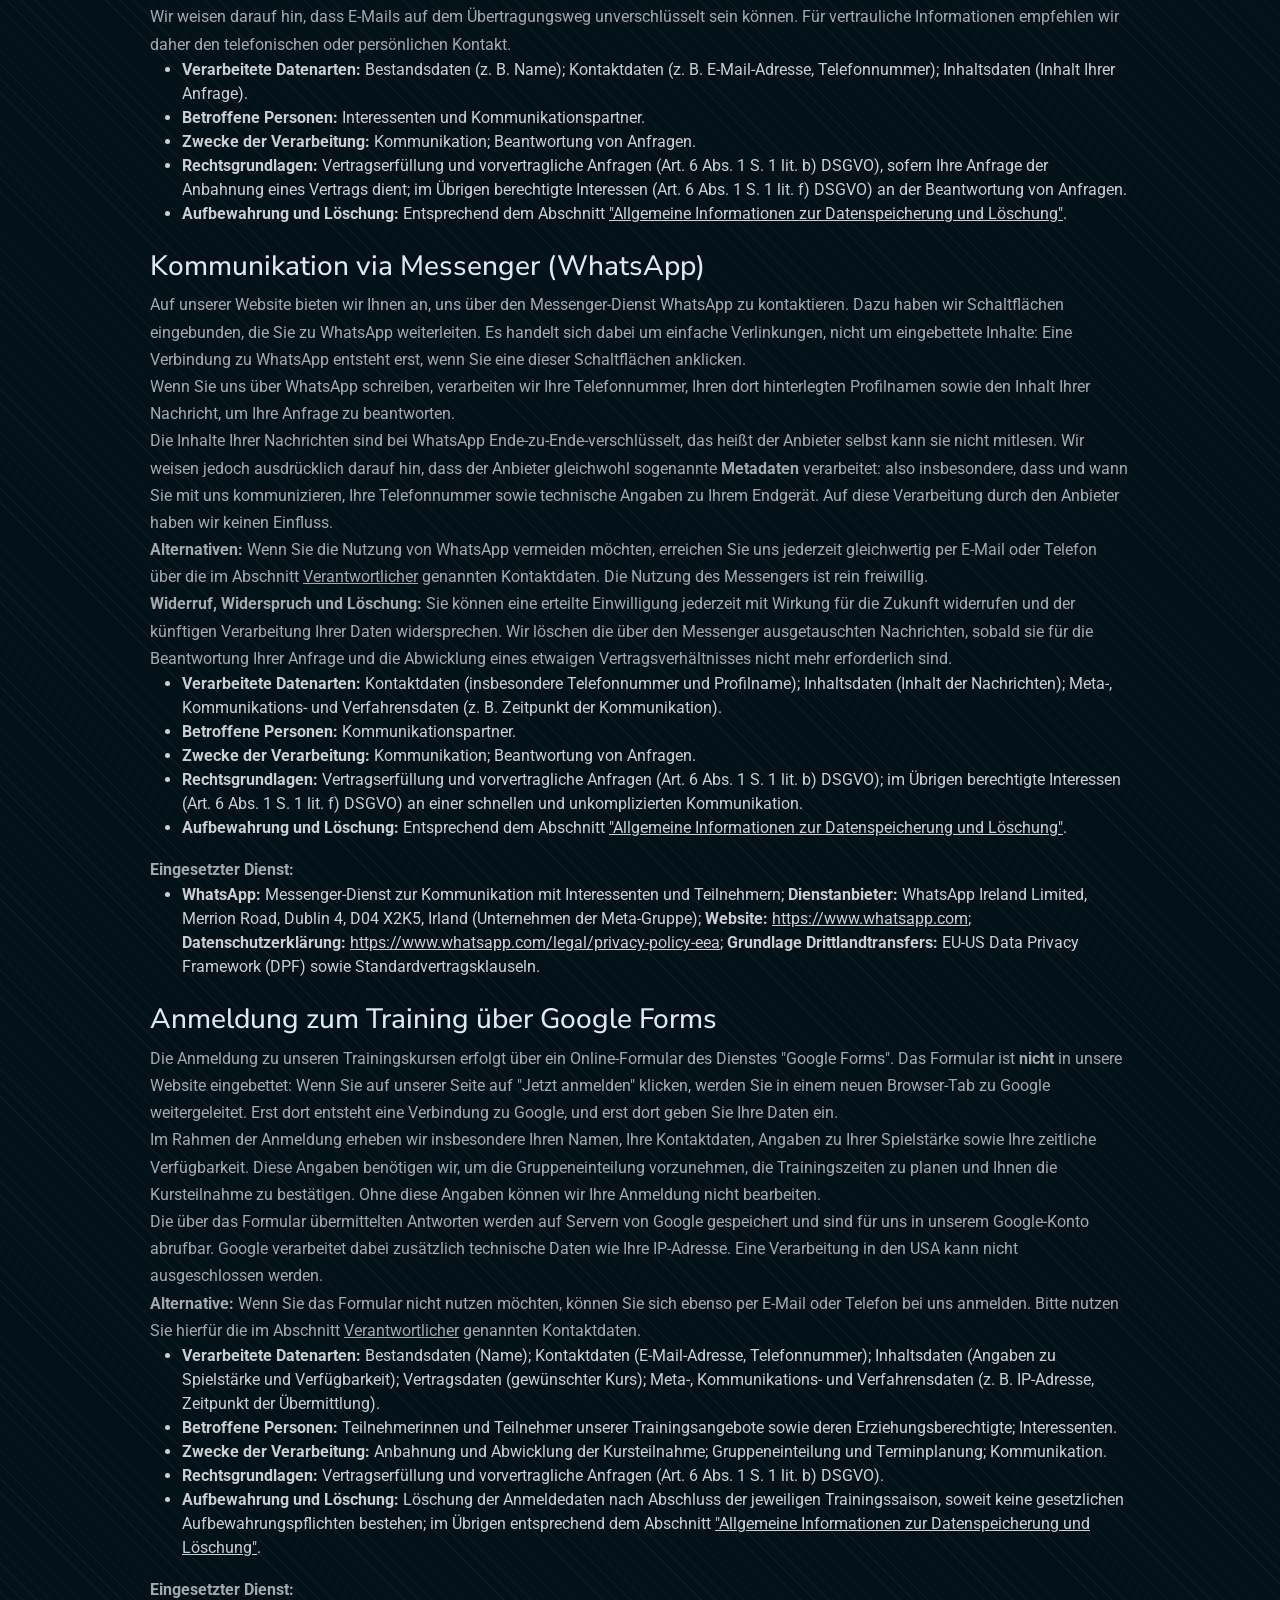
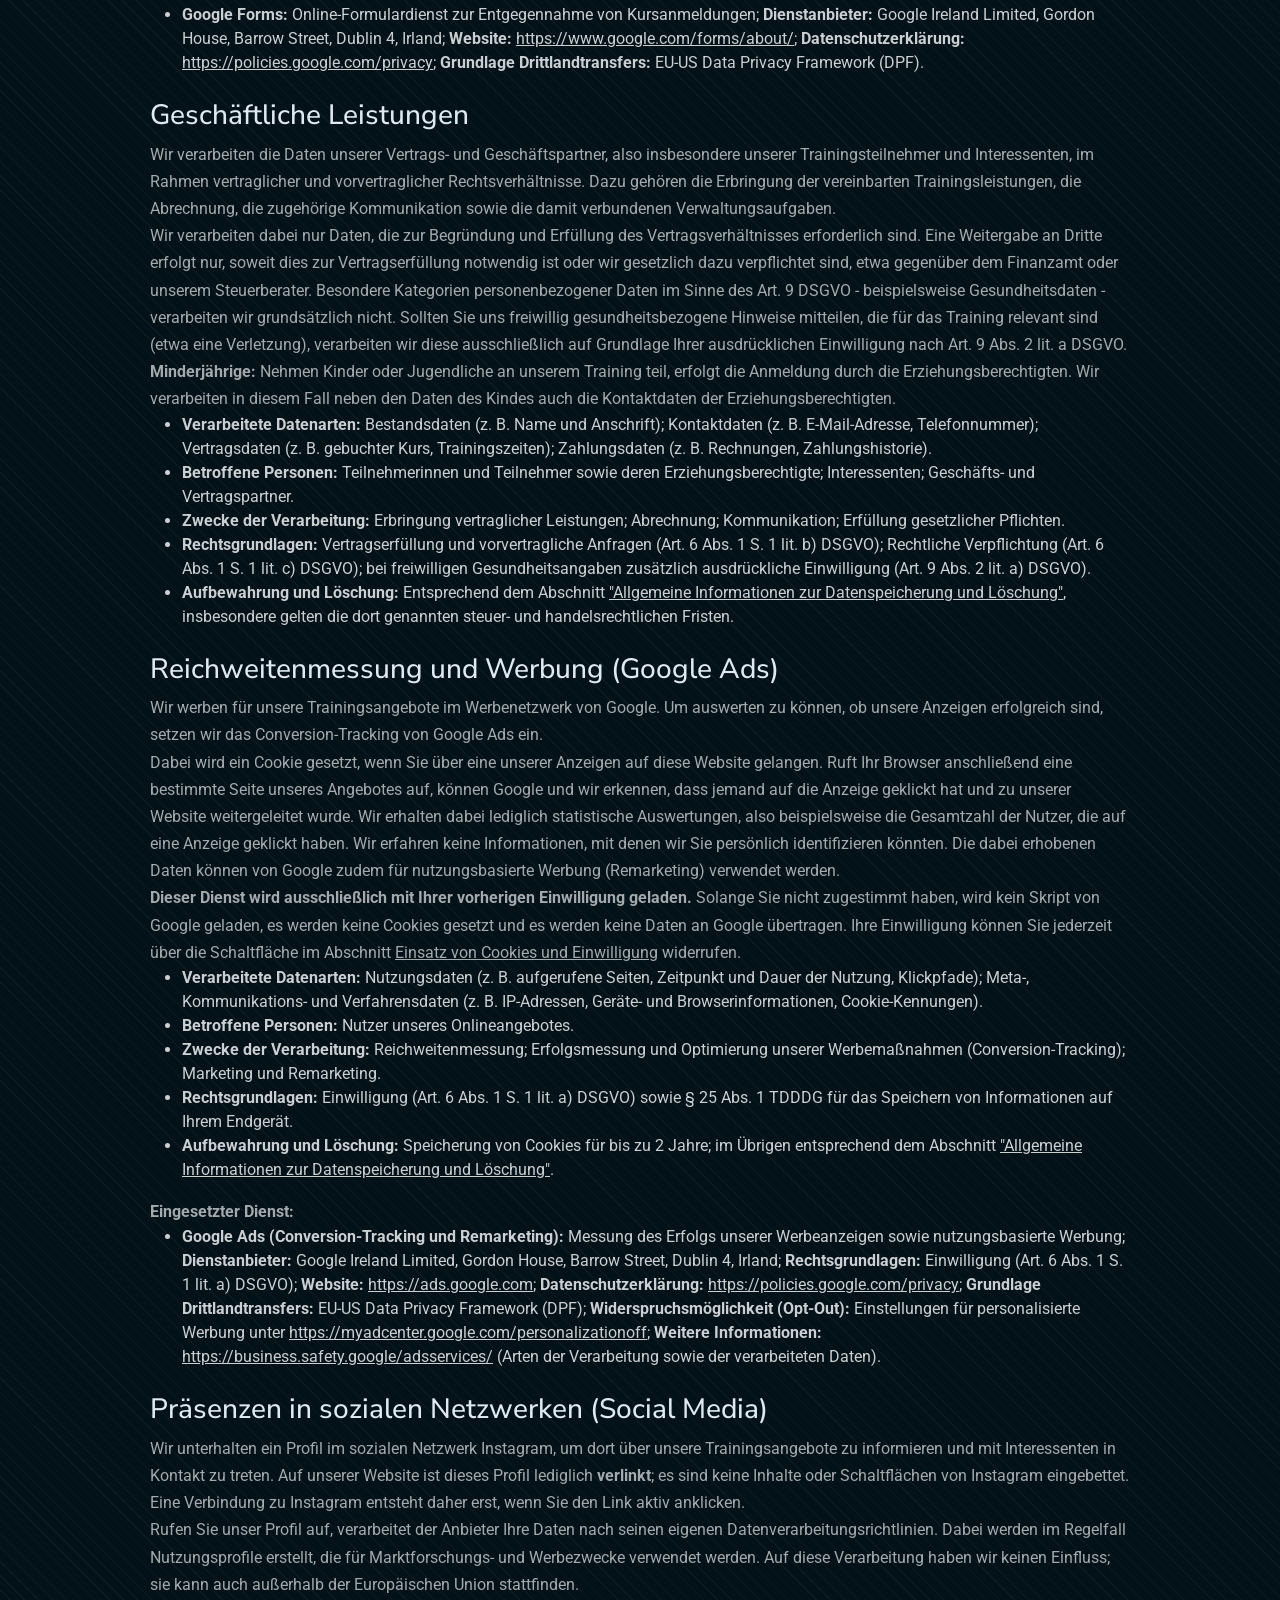
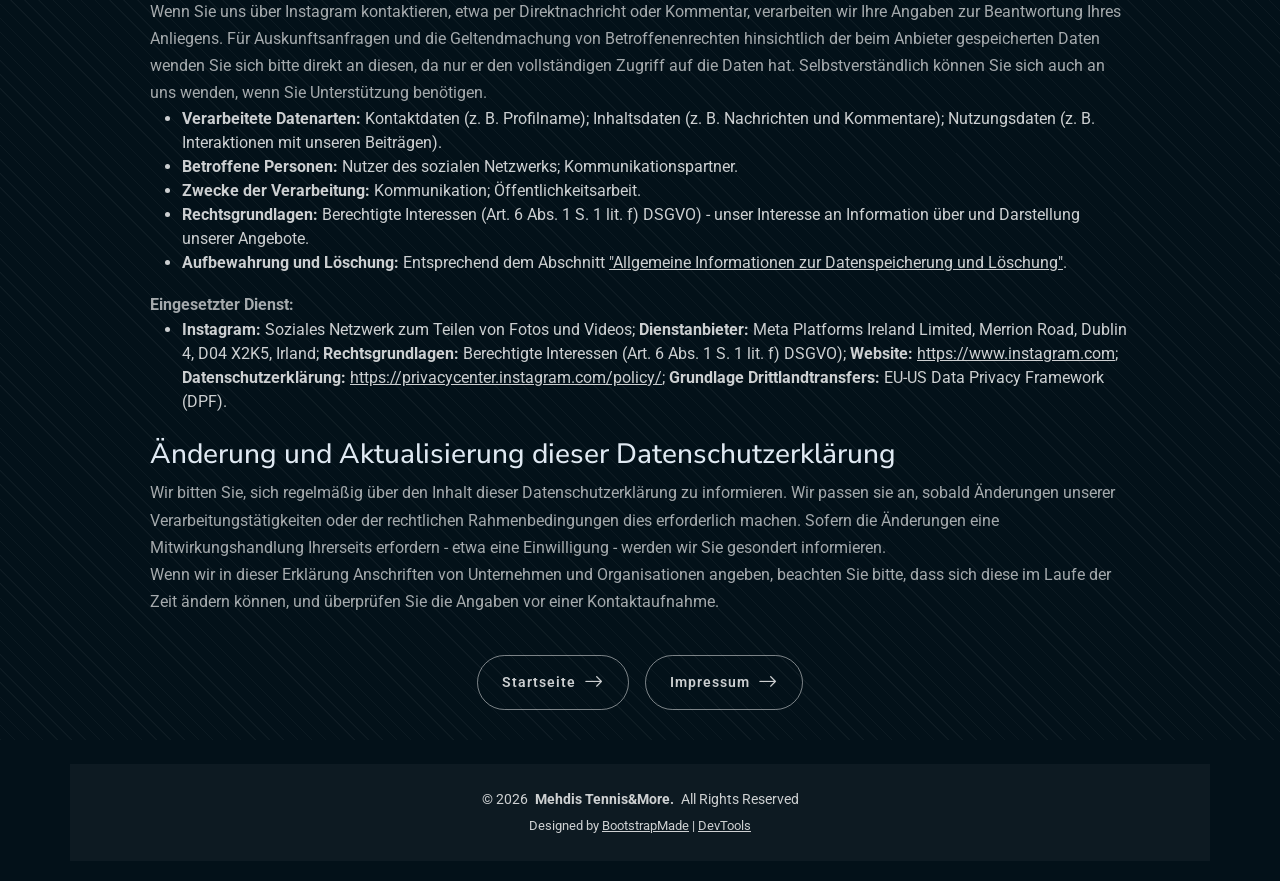
<file: Datenschutz.html>
<!DOCTYPE html>
<html lang="de">

<head>
  <meta charset="utf-8" />
  <meta content="width=device-width, initial-scale=1.0" name="viewport" />
  <title>Datenschutz - Mehdis Tennis</title>
  <meta name="description" content="Datenschutzerklärung von Mehdis Tennis&More" />
  <meta name="keywords" content="Datenschutz, Datenschutzerklärung, Mehdis Tennis, Tennis München" />

  <!-- Favicons -->
  <link href="assets/img/about/0 Profil-32.png" rel="icon">
  <link href="assets/img/about/0 Profil-180.png" rel="apple-touch-icon">

  <!-- Fonts (lokal gehostet, keine Verbindung zu Google) -->
  <link href="assets/css/fonts.css" rel="stylesheet" />

  <!-- Vendor CSS Files -->
  <link href="assets/vendor/bootstrap/css/bootstrap.min.css" rel="stylesheet" />
  <link href="assets/vendor/bootstrap-icons/bootstrap-icons.css" rel="stylesheet" />
  <link href="assets/vendor/aos/aos.css" rel="stylesheet" />
  <link href="assets/vendor/swiper/swiper-bundle.min.css" rel="stylesheet" />
  <link href="assets/vendor/glightbox/css/glightbox.min.css" rel="stylesheet" />

  <!-- Main CSS File -->
  <link href="assets/css/main.css" rel="stylesheet" />
</head>

<body class="datenschutz-page">

  <main class="main">

    <!-- Datenschutz Section -->
    <section id="datenschutz" class="hero section">
      <div class="container text-center">

        <div class="content" data-aos="fade-up">

          <!-- Keep Impressum-like wrapper, but left-align long legal text -->
          <div class="description text-start mx-auto" style="max-width: 980px;">

            <h2 class="mb-3">Datenschutzerklärung</h2>
            <!-- <p class="mb-4">Stand: 08. September 2026</p> -->

            <p>
              Der Schutz Ihrer persönlichen Daten ist uns wichtig. Nachfolgend informieren wir Sie darüber, welche
              personenbezogenen Daten wir im Rahmen unseres Onlineangebotes verarbeiten, zu welchem Zweck das geschieht
              und welche Rechte Ihnen dabei zustehen.
            </p>

            <h3 class="mt-4">Inhaltsübersicht</h3>
            <ul class="index">
              <li><a class="index-link" href="#m3">Verantwortlicher</a></li>
              <li><a class="index-link" href="#mOverview">Übersicht der Verarbeitungen</a></li>
              <li><a class="index-link" href="#m2427">Maßgebliche Rechtsgrundlagen</a></li>
              <li><a class="index-link" href="#m27">Allgemeine Informationen zur Datenspeicherung und Löschung</a></li>
              <li><a class="index-link" href="#m10">Rechte der betroffenen Personen</a></li>
              <li><a class="index-link" href="#m225">Bereitstellung des Onlineangebotes und Webhosting</a></li>
              <li><a class="index-link" href="#m134">Einsatz von Cookies und Einwilligung</a></li>
              <li><a class="index-link" href="#m182">Kontaktaufnahme</a></li>
              <li><a class="index-link" href="#m391">Kommunikation via Messenger (WhatsApp)</a></li>
              <li><a class="index-link" href="#m408">Anmeldung zum Training über Google Forms</a></li>
              <li><a class="index-link" href="#m317">Geschäftliche Leistungen</a></li>
              <li><a class="index-link" href="#m263">Reichweitenmessung und Werbung (Google Ads)</a></li>
              <li><a class="index-link" href="#m136">Präsenzen in sozialen Netzwerken (Social Media)</a></li>
              <li><a class="index-link" href="#m15">Änderung und Aktualisierung dieser Datenschutzerklärung</a></li>
            </ul>

            <!-- 1 -->
            <h3 id="m3" class="mt-4">Verantwortlicher</h3>
            <p>
              Verantwortlich für die Datenverarbeitung auf dieser Website im Sinne des Art. 4 Nr. 7 DSGVO ist:
            </p>
            <p>
              Mehdi Euch<br />
              Mehdis Tennis&amp;More<br />
              Constanze-Hallgarten-Straße 56<br />
              81379 München<br />
              Deutschland
            </p>
            <p>
              Telefon: <a href="tel:+4915141389691">+49 151 41389691</a><br />
              E-Mail-Adresse: <a href="mailto:info@mehdi-tennistrainer.de">info@mehdi-tennistrainer.de</a><br />
              Impressum: <a href="Impressum.html">Impressum</a>
            </p>
            <p>
              Einen Datenschutzbeauftragten haben wir nicht bestellt, da die gesetzlichen Voraussetzungen hierfür
              (§ 38 BDSG) in unserem Fall nicht vorliegen. Bei allen Fragen zum Datenschutz wenden Sie sich bitte direkt
              an die oben genannten Kontaktdaten.
            </p>

            <!-- 2 -->
            <h3 id="mOverview" class="mt-4">Übersicht der Verarbeitungen</h3>
            <p>
              Die nachfolgende Übersicht fasst die Arten der verarbeiteten Daten und die Zwecke ihrer Verarbeitung
              zusammen und verweist auf die betroffenen Personen.
            </p>

            <h4 class="mt-3">Arten der verarbeiteten Daten</h4>
            <ul>
              <li>Bestandsdaten (z.&nbsp;B. Namen, Anschriften).</li>
              <li>Kontaktdaten (z.&nbsp;B. E-Mail-Adressen, Telefonnummern).</li>
              <li>Inhaltsdaten (z.&nbsp;B. Angaben in Nachrichten und im Anmeldeformular).</li>
              <li>Vertragsdaten (z.&nbsp;B. gebuchte Leistungen, Trainingszeiten).</li>
              <li>Zahlungsdaten (z.&nbsp;B. Rechnungen, Zahlungshistorie).</li>
              <li>Nutzungsdaten (z.&nbsp;B. Seitenaufrufe, Verweildauer).</li>
              <li>Meta-, Kommunikations- und Verfahrensdaten (z.&nbsp;B. IP-Adressen, Zeitangaben).</li>
            </ul>

            <h4 class="mt-3">Kategorien betroffener Personen</h4>
            <ul>
              <li>Interessenten und Kommunikationspartner.</li>
              <li>Teilnehmerinnen und Teilnehmer unserer Trainingsangebote sowie deren Erziehungsberechtigte.</li>
              <li>Nutzer unseres Onlineangebotes.</li>
              <li>Geschäfts- und Vertragspartner.</li>
            </ul>

            <h4 class="mt-3">Zwecke der Verarbeitung</h4>
            <ul>
              <li>Bereitstellung unseres Onlineangebotes und Sicherstellung seiner technischen Funktionsfähigkeit.</li>
              <li>Kommunikation und Beantwortung von Anfragen.</li>
              <li>Anbahnung, Abwicklung und Verwaltung unserer Trainingsleistungen.</li>
              <li>Erfüllung gesetzlicher, insbesondere steuer- und handelsrechtlicher Pflichten.</li>
              <li>Reichweitenmessung und Erfolgsmessung unserer Werbung (nur mit Ihrer Einwilligung).</li>
              <li>Öffentlichkeitsarbeit in sozialen Netzwerken.</li>
            </ul>

            <!-- 3 -->
            <h3 id="m2427" class="mt-4">Maßgebliche Rechtsgrundlagen</h3>
            <p>
              Im Folgenden erhalten Sie eine Übersicht der Rechtsgrundlagen der DSGVO, auf deren Basis wir
              personenbezogene Daten verarbeiten. Sofern im Einzelfall speziellere Rechtsgrundlagen maßgeblich sind,
              teilen wir Ihnen diese in den jeweiligen Abschnitten dieser Datenschutzerklärung mit.
            </p>
            <ul>
              <li>
                <strong>Einwilligung (Art. 6 Abs. 1 S. 1 lit. a) DSGVO)</strong> - Die betroffene Person hat ihre
                Einwilligung in die Verarbeitung der sie betreffenden personenbezogenen Daten für einen spezifischen
                Zweck oder mehrere bestimmte Zwecke gegeben.
              </li>
              <li>
                <strong>Vertragserfüllung und vorvertragliche Anfragen (Art. 6 Abs. 1 S. 1 lit. b) DSGVO)</strong> -
                Die Verarbeitung ist für die Erfüllung eines Vertrags, dessen Vertragspartei die betroffene Person ist,
                oder zur Durchführung vorvertraglicher Maßnahmen erforderlich, die auf Anfrage der betroffenen Person
                erfolgen.
              </li>
              <li>
                <strong>Rechtliche Verpflichtung (Art. 6 Abs. 1 S. 1 lit. c) DSGVO)</strong> - Die Verarbeitung ist zur
                Erfüllung einer rechtlichen Verpflichtung erforderlich, der der Verantwortliche unterliegt.
              </li>
              <li>
                <strong>Berechtigte Interessen (Art. 6 Abs. 1 S. 1 lit. f) DSGVO)</strong> - Die Verarbeitung ist zur
                Wahrung der berechtigten Interessen des Verantwortlichen oder eines Dritten notwendig, vorausgesetzt,
                dass die Interessen, Grundrechte und Grundfreiheiten der betroffenen Person, die den Schutz
                personenbezogener Daten verlangen, nicht überwiegen.
              </li>
            </ul>
            <p>
              <strong>Nationale Datenschutzregelungen in Deutschland: </strong>
              Zusätzlich zu den Regelungen der DSGVO gelten in Deutschland nationale Vorschriften zum Datenschutz,
              insbesondere das Bundesdatenschutzgesetz (BDSG). Das BDSG enthält unter anderem Sonderregelungen zum Recht
              auf Auskunft und Löschung sowie zur Verarbeitung besonderer Kategorien personenbezogener Daten. Für das
              Speichern von Informationen auf Ihrem Endgerät und den Zugriff darauf gilt ergänzend § 25 des
              Telekommunikation-Digitale-Dienste-Datenschutz-Gesetzes (TDDDG).
            </p>

            <!-- 4 -->
            <h3 id="m27" class="mt-4">Allgemeine Informationen zur Datenspeicherung und Löschung</h3>
            <p>
              Wir löschen personenbezogene Daten grundsätzlich, sobald der Zweck ihrer Verarbeitung entfällt und keine
              gesetzlichen Aufbewahrungspflichten entgegenstehen. Werden Daten nicht gelöscht, weil sie für andere und
              gesetzlich zulässige Zwecke erforderlich sind, beschränken wir ihre Verarbeitung: Die Daten werden dann
              gesperrt und nicht für andere Zwecke verwendet.
            </p>
            <p>
              Sofern in den einzelnen Abschnitten dieser Datenschutzerklärung nichts anderes angegeben ist, gelten
              folgende Aufbewahrungsfristen:
            </p>
            <ul>
              <li>
                <strong>Zehn Jahre</strong> für Buchungsbelege, Rechnungen und sonstige für die Besteuerung relevante
                Unterlagen (§ 147 Abs. 1 i.&nbsp;V.&nbsp;m. Abs. 3 AO, § 257 Abs. 1 Nr. 1 und 4, Abs. 4 HGB).
              </li>
              <li>
                <strong>Sechs Jahre</strong> für empfangene und abgesandte Handels- und Geschäftsbriefe
                (§ 257 Abs. 1 Nr. 2 und 3, Abs. 4 HGB, § 147 Abs. 1 Nr. 2 und 3 AO).
              </li>
              <li>
                <strong>Drei Jahre</strong> für Daten, die zur Abwehr oder Geltendmachung möglicher Ansprüche benötigt
                werden, entsprechend der regelmäßigen Verjährungsfrist (§§ 195, 199 BGB).
              </li>
            </ul>
            <p>
              Anfragen, die zu keinem Vertragsverhältnis führen, löschen wir spätestens nach zwölf Monaten, sofern sie
              nicht zur Abwehr von Ansprüchen weiterhin benötigt werden.
            </p>

            <!-- 5 -->
            <h3 id="m10" class="mt-4">Rechte der betroffenen Personen</h3>
            <p>
              Als betroffene Person stehen Ihnen nach der DSGVO verschiedene Rechte zu, die sich insbesondere aus den
              Art. 15 bis 21 DSGVO ergeben:
            </p>
            <ul>
              <li>
                <strong>Widerspruchsrecht (Art. 21 DSGVO):</strong> Sie haben das Recht, aus Gründen, die sich aus Ihrer
                besonderen Situation ergeben, jederzeit gegen die Verarbeitung der Sie betreffenden personenbezogenen
                Daten Widerspruch einzulegen, sofern diese auf Grundlage berechtigter Interessen erfolgt. Werden Ihre
                Daten zum Zwecke der Direktwerbung verarbeitet, haben Sie das Recht, jederzeit und ohne Angabe von
                Gründen Widerspruch einzulegen.
              </li>
              <li>
                <strong>Widerrufsrecht bei Einwilligungen (Art. 7 Abs. 3 DSGVO):</strong> Sie haben das Recht, erteilte
                Einwilligungen jederzeit mit Wirkung für die Zukunft zu widerrufen. Die Rechtmäßigkeit der bis zum
                Widerruf erfolgten Verarbeitung bleibt davon unberührt.
              </li>
              <li>
                <strong>Auskunftsrecht (Art. 15 DSGVO):</strong> Sie haben das Recht, eine Bestätigung darüber zu
                verlangen, ob Sie betreffende Daten verarbeitet werden, sowie Auskunft über diese Daten und eine Kopie
                der Daten zu erhalten.
              </li>
              <li>
                <strong>Recht auf Berichtigung (Art. 16 DSGVO):</strong> Sie haben das Recht, die Vervollständigung oder
                die Berichtigung unrichtiger Sie betreffender Daten zu verlangen.
              </li>
              <li>
                <strong>Recht auf Löschung und Einschränkung (Art. 17, 18 DSGVO):</strong> Sie haben das Recht zu
                verlangen, dass Sie betreffende Daten unverzüglich gelöscht werden, beziehungsweise alternativ eine
                Einschränkung der Verarbeitung zu verlangen.
              </li>
              <li>
                <strong>Recht auf Datenübertragbarkeit (Art. 20 DSGVO):</strong> Sie haben das Recht, Sie betreffende
                Daten, die Sie uns bereitgestellt haben, in einem strukturierten, gängigen und maschinenlesbaren Format
                zu erhalten oder deren Übermittlung an einen anderen Verantwortlichen zu fordern.
              </li>
              <li>
                <strong>Beschwerde bei einer Aufsichtsbehörde (Art. 77 DSGVO):</strong> Unbeschadet anderweitiger
                Rechtsbehelfe haben Sie das Recht, sich bei einer Aufsichtsbehörde zu beschweren, wenn Sie der Ansicht
                sind, dass die Verarbeitung Ihrer Daten gegen die DSGVO verstößt.
              </li>
            </ul>
            <p>
              Zur Ausübung Ihrer Rechte genügt eine formlose Nachricht an die im Abschnitt
              <a href="#m3">Verantwortlicher</a> genannten Kontaktdaten.
            </p>
            <p>
              <strong>Für uns zuständige Aufsichtsbehörde:</strong><br />
              Bayerisches Landesamt für Datenschutzaufsicht (BayLDA)<br />
              Promenade 18, 91522 Ansbach<br />
              <a href="https://www.lda.bayern.de" target="_blank" rel="noopener">https://www.lda.bayern.de</a>
            </p>

            <!-- 6 -->
            <h3 id="m225" class="mt-4">Bereitstellung des Onlineangebotes und Webhosting</h3>
            <p>
              Um unser Onlineangebot bereitstellen zu können, nutzen wir die Infrastruktur eines externen Hosting-Anbieters.
              Damit Ihr Browser die Inhalte dieser Website darstellen kann, muss Ihre IP-Adresse an dessen Server
              übermittelt werden. Das ist technisch zwingend erforderlich und lässt sich beim Aufruf einer Website nicht
              vermeiden.
            </p>
            <p>
              <strong>Server-Logfiles:</strong> Unser Hosting-Anbieter erhebt bei jedem Zugriff Daten in sogenannten
              Server-Logfiles. Dazu gehören in der Regel die Adresse der abgerufenen Seite, Datum und Uhrzeit des
              Abrufs, die übertragene Datenmenge, der verwendete Browsertyp nebst Version, das Betriebssystem, die
              zuvor besuchte Seite (Referrer) sowie die IP-Adresse. Diese Daten dienen ausschließlich dem sicheren und
              stabilen Betrieb der Website sowie der Aufklärung von Missbrauchsfällen. Eine Zusammenführung dieser
              Daten mit anderen Datenquellen oder eine Auswertung zu Marketingzwecken findet nicht statt.
            </p>
            <p>
              Bitte beachten Sie, dass wir auf die Speicherdauer der Logfiles bei unserem Hosting-Anbieter nur
              eingeschränkten Einfluss haben. Nach den Angaben des Anbieters werden diese Daten für einen begrenzten
              Zeitraum von wenigen Tagen bis maximal 30 Tagen aufbewahrt und anschließend gelöscht.
            </p>
            <ul class="m-elements">
              <li>
                <strong>Verarbeitete Datenarten:</strong> Meta-, Kommunikations- und Verfahrensdaten (z.&nbsp;B.
                IP-Adressen, Zeitangaben, beteiligte Server); Nutzungsdaten (z.&nbsp;B. aufgerufene Seiten).
              </li>
              <li><strong>Betroffene Personen:</strong> Nutzer unseres Onlineangebotes.</li>
              <li>
                <strong>Zwecke der Verarbeitung:</strong> Bereitstellung unseres Onlineangebotes; Gewährleistung der
                technischen Sicherheit und Stabilität.
              </li>
              <li>
                <strong>Rechtsgrundlagen:</strong> Berechtigte Interessen (Art. 6 Abs. 1 S. 1 lit. f) DSGVO) - unser
                Interesse an einer sicheren und zuverlässigen Bereitstellung dieser Website.
              </li>
              <li>
                <strong>Aufbewahrung und Löschung:</strong> Löschung durch den Anbieter nach wenigen Tagen, siehe oben;
                im Übrigen entsprechend dem Abschnitt
                <a href="#m27">"Allgemeine Informationen zur Datenspeicherung und Löschung"</a>.
              </li>
            </ul>
            <p><strong>Eingesetzter Dienst:</strong></p>
            <ul class="m-elements">
              <li>
                <strong>GitHub Pages: </strong>Hosting der statischen Inhalte dieser Website;
                <strong>Dienstanbieter:</strong> GitHub, Inc., 88 Colin P. Kelly Jr. Street, San Francisco,
                CA 94107, USA (Tochterunternehmen der Microsoft Corporation);
                <strong>Rechtsgrundlagen:</strong> Berechtigte Interessen (Art. 6 Abs. 1 S. 1 lit. f) DSGVO);
                <strong>Website:</strong>
                <a href="https://pages.github.com" target="_blank" rel="noopener">https://pages.github.com</a>;
                <strong>Datenschutzerklärung:</strong>
                <a href="https://docs.github.com/de/site-policy/privacy-policies/github-general-privacy-statement"
                  target="_blank" rel="noopener">GitHub Privacy Statement</a>;
                <strong>Grundlage Drittlandtransfers:</strong> EU-US Data Privacy Framework (DPF) sowie
                Standardvertragsklauseln.
              </li>
            </ul>

            <!-- 7 -->
            <h3 id="m134" class="mt-4">Einsatz von Cookies und Einwilligung</h3>
            <p>
              Cookies sind kleine Textdateien, die auf Ihrem Endgerät gespeichert werden. Sie können unter anderem dazu
              dienen, ein Endgerät wiederzuerkennen. Vergleichbare Techniken sind etwa der lokale Speicher Ihres
              Browsers (Local Storage).
            </p>
            <p>
              <strong>Diese Website setzt von sich aus keine Cookies zu Analyse- oder Werbezwecken.</strong>
              Solche Cookies werden ausschließlich dann gesetzt, wenn Sie zuvor über unseren Einwilligungshinweis
              aktiv zugestimmt haben. Betroffen ist ausschließlich der im Abschnitt
              <a href="#m263">Reichweitenmessung und Werbung (Google Ads)</a> beschriebene Dienst. Solange Sie nicht
              zugestimmt haben, wird dieser Dienst nicht geladen und es entsteht keine Verbindung zu dessen Servern.
            </p>
            <p>
              Ihre Entscheidung selbst - also die Information, ob Sie zugestimmt oder abgelehnt haben - speichern wir im
              lokalen Speicher Ihres Browsers. Das ist erforderlich, damit wir Sie nicht bei jedem Seitenaufruf erneut
              fragen müssen, und erfolgt auf Grundlage von § 25 Abs. 2 Nr. 2 TDDDG ohne gesonderte Einwilligung. Diese
              Information verbleibt in Ihrem Browser und wird nicht an uns oder Dritte übermittelt. Nach zwölf Monaten
              fragen wir erneut nach Ihrer Entscheidung.
            </p>
            <p>
              <strong>Widerruf:</strong> Sie können eine erteilte Einwilligung jederzeit mit Wirkung für die Zukunft
              widerrufen. Nutzen Sie dafür die folgende Schaltfläche. Ihre Auswahl wird zurückgesetzt und der
              Einwilligungshinweis erscheint erneut. Bereits gesetzte Cookies können Sie zusätzlich jederzeit in den
              Einstellungen Ihres Browsers löschen; dort lässt sich das Speichern von Cookies auch generell
              einschränken.
            </p>
            <div class="consent-settings">
              <span id="consent-status"></span>
              <button type="button" id="consent-revoke" class="consent-btn">Cookie-Einstellungen ändern</button>
            </div>
            <ul class="m-elements">
              <li>
                <strong>Verarbeitete Datenarten:</strong> Meta-, Kommunikations- und Verfahrensdaten (hier: die von
                Ihnen getroffene Auswahl und deren Zeitpunkt).
              </li>
              <li><strong>Betroffene Personen:</strong> Nutzer unseres Onlineangebotes.</li>
              <li><strong>Zwecke der Verarbeitung:</strong> Verwaltung und Nachweis von Einwilligungen.</li>
              <li>
                <strong>Rechtsgrundlagen:</strong> Rechtliche Verpflichtung (Art. 6 Abs. 1 S. 1 lit. c) DSGVO) sowie
                § 25 Abs. 2 Nr. 2 TDDDG für die Speicherung der Auswahl.
              </li>
              <li><strong>Aufbewahrung und Löschung:</strong> Speicherung der Auswahl für zwölf Monate.</li>
            </ul>

            <!-- 8 -->
            <h3 id="m182" class="mt-4">Kontaktaufnahme</h3>
            <p>
              Wenn Sie uns per E-Mail oder Telefon kontaktieren, verarbeiten wir die von Ihnen mitgeteilten Angaben, um
              Ihre Anfrage zu bearbeiten und zu beantworten. Ein Kontaktformular bieten wir auf dieser Website nicht an;
              es werden also keine Daten unmittelbar über die Website an uns übermittelt.
            </p>
            <p>
              Wir weisen darauf hin, dass E-Mails auf dem Übertragungsweg unverschlüsselt sein können. Für vertrauliche
              Informationen empfehlen wir daher den telefonischen oder persönlichen Kontakt.
            </p>
            <ul class="m-elements">
              <li>
                <strong>Verarbeitete Datenarten:</strong> Bestandsdaten (z.&nbsp;B. Name); Kontaktdaten
                (z.&nbsp;B. E-Mail-Adresse, Telefonnummer); Inhaltsdaten (Inhalt Ihrer Anfrage).
              </li>
              <li><strong>Betroffene Personen:</strong> Interessenten und Kommunikationspartner.</li>
              <li><strong>Zwecke der Verarbeitung:</strong> Kommunikation; Beantwortung von Anfragen.</li>
              <li>
                <strong>Rechtsgrundlagen:</strong> Vertragserfüllung und vorvertragliche Anfragen
                (Art. 6 Abs. 1 S. 1 lit. b) DSGVO), sofern Ihre Anfrage der Anbahnung eines Vertrags dient; im Übrigen
                berechtigte Interessen (Art. 6 Abs. 1 S. 1 lit. f) DSGVO) an der Beantwortung von Anfragen.
              </li>
              <li>
                <strong>Aufbewahrung und Löschung:</strong> Entsprechend dem Abschnitt
                <a href="#m27">"Allgemeine Informationen zur Datenspeicherung und Löschung"</a>.
              </li>
            </ul>

            <!-- 9 -->
            <h3 id="m391" class="mt-4">Kommunikation via Messenger (WhatsApp)</h3>
            <p>
              Auf unserer Website bieten wir Ihnen an, uns über den Messenger-Dienst WhatsApp zu kontaktieren. Dazu
              haben wir Schaltflächen eingebunden, die Sie zu WhatsApp weiterleiten. Es handelt sich dabei um einfache
              Verlinkungen, nicht um eingebettete Inhalte: Eine Verbindung zu WhatsApp entsteht erst, wenn Sie eine
              dieser Schaltflächen anklicken.
            </p>
            <p>
              Wenn Sie uns über WhatsApp schreiben, verarbeiten wir Ihre Telefonnummer, Ihren dort hinterlegten
              Profilnamen sowie den Inhalt Ihrer Nachricht, um Ihre Anfrage zu beantworten.
            </p>
            <p>
              Die Inhalte Ihrer Nachrichten sind bei WhatsApp Ende-zu-Ende-verschlüsselt, das heißt der Anbieter selbst
              kann sie nicht mitlesen. Wir weisen jedoch ausdrücklich darauf hin, dass der Anbieter gleichwohl
              sogenannte <strong>Metadaten</strong> verarbeitet: also insbesondere, dass und wann Sie mit uns
              kommunizieren, Ihre Telefonnummer sowie technische Angaben zu Ihrem Endgerät. Auf diese Verarbeitung durch
              den Anbieter haben wir keinen Einfluss.
            </p>
            <p>
              <strong>Alternativen:</strong> Wenn Sie die Nutzung von WhatsApp vermeiden möchten, erreichen Sie uns
              jederzeit gleichwertig per E-Mail oder Telefon über die im Abschnitt
              <a href="#m3">Verantwortlicher</a> genannten Kontaktdaten. Die Nutzung des Messengers ist rein freiwillig.
            </p>
            <p>
              <strong>Widerruf, Widerspruch und Löschung:</strong> Sie können eine erteilte Einwilligung jederzeit mit
              Wirkung für die Zukunft widerrufen und der künftigen Verarbeitung Ihrer Daten widersprechen. Wir löschen
              die über den Messenger ausgetauschten Nachrichten, sobald sie für die Beantwortung Ihrer Anfrage und die
              Abwicklung eines etwaigen Vertragsverhältnisses nicht mehr erforderlich sind.
            </p>
            <ul class="m-elements">
              <li>
                <strong>Verarbeitete Datenarten:</strong> Kontaktdaten (insbesondere Telefonnummer und Profilname);
                Inhaltsdaten (Inhalt der Nachrichten); Meta-, Kommunikations- und Verfahrensdaten (z.&nbsp;B.
                Zeitpunkt der Kommunikation).
              </li>
              <li><strong>Betroffene Personen:</strong> Kommunikationspartner.</li>
              <li><strong>Zwecke der Verarbeitung:</strong> Kommunikation; Beantwortung von Anfragen.</li>
              <li>
                <strong>Rechtsgrundlagen:</strong> Vertragserfüllung und vorvertragliche Anfragen
                (Art. 6 Abs. 1 S. 1 lit. b) DSGVO); im Übrigen berechtigte Interessen
                (Art. 6 Abs. 1 S. 1 lit. f) DSGVO) an einer schnellen und unkomplizierten Kommunikation.
              </li>
              <li>
                <strong>Aufbewahrung und Löschung:</strong> Entsprechend dem Abschnitt
                <a href="#m27">"Allgemeine Informationen zur Datenspeicherung und Löschung"</a>.
              </li>
            </ul>
            <p><strong>Eingesetzter Dienst:</strong></p>
            <ul class="m-elements">
              <li>
                <strong>WhatsApp: </strong>Messenger-Dienst zur Kommunikation mit Interessenten und Teilnehmern;
                <strong>Dienstanbieter:</strong> WhatsApp Ireland Limited, Merrion Road, Dublin 4, D04 X2K5, Irland
                (Unternehmen der Meta-Gruppe);
                <strong>Website:</strong>
                <a href="https://www.whatsapp.com" target="_blank" rel="noopener">https://www.whatsapp.com</a>;
                <strong>Datenschutzerklärung:</strong>
                <a href="https://www.whatsapp.com/legal/privacy-policy-eea" target="_blank"
                  rel="noopener">https://www.whatsapp.com/legal/privacy-policy-eea</a>;
                <strong>Grundlage Drittlandtransfers:</strong> EU-US Data Privacy Framework (DPF) sowie
                Standardvertragsklauseln.
              </li>
            </ul>

            <!-- 10 -->
            <h3 id="m408" class="mt-4">Anmeldung zum Training über Google Forms</h3>
            <p>
              Die Anmeldung zu unseren Trainingskursen erfolgt über ein Online-Formular des Dienstes "Google Forms".
              Das Formular ist <strong>nicht</strong> in unsere Website eingebettet: Wenn Sie auf unserer Seite auf
              "Jetzt anmelden" klicken, werden Sie in einem neuen Browser-Tab zu Google weitergeleitet. Erst dort
              entsteht eine Verbindung zu Google, und erst dort geben Sie Ihre Daten ein.
            </p>
            <p>
              Im Rahmen der Anmeldung erheben wir insbesondere Ihren Namen, Ihre Kontaktdaten, Angaben zu Ihrer
              Spielstärke sowie Ihre zeitliche Verfügbarkeit. Diese Angaben benötigen wir, um die Gruppeneinteilung
              vorzunehmen, die Trainingszeiten zu planen und Ihnen die Kursteilnahme zu bestätigen. Ohne diese Angaben
              können wir Ihre Anmeldung nicht bearbeiten.
            </p>
            <p>
              Die über das Formular übermittelten Antworten werden auf Servern von Google gespeichert und sind für uns
              in unserem Google-Konto abrufbar. Google verarbeitet dabei zusätzlich technische Daten wie Ihre
              IP-Adresse. Eine Verarbeitung in den USA kann nicht ausgeschlossen werden.
            </p>
            <p>
              <strong>Alternative:</strong> Wenn Sie das Formular nicht nutzen möchten, können Sie sich ebenso per
              E-Mail oder Telefon bei uns anmelden. Bitte nutzen Sie hierfür die im Abschnitt
              <a href="#m3">Verantwortlicher</a> genannten Kontaktdaten.
            </p>
            <ul class="m-elements">
              <li>
                <strong>Verarbeitete Datenarten:</strong> Bestandsdaten (Name); Kontaktdaten (E-Mail-Adresse,
                Telefonnummer); Inhaltsdaten (Angaben zu Spielstärke und Verfügbarkeit); Vertragsdaten (gewünschter
                Kurs); Meta-, Kommunikations- und Verfahrensdaten (z.&nbsp;B. IP-Adresse, Zeitpunkt der Übermittlung).
              </li>
              <li>
                <strong>Betroffene Personen:</strong> Teilnehmerinnen und Teilnehmer unserer Trainingsangebote sowie
                deren Erziehungsberechtigte; Interessenten.
              </li>
              <li>
                <strong>Zwecke der Verarbeitung:</strong> Anbahnung und Abwicklung der Kursteilnahme; Gruppeneinteilung
                und Terminplanung; Kommunikation.
              </li>
              <li>
                <strong>Rechtsgrundlagen:</strong> Vertragserfüllung und vorvertragliche Anfragen
                (Art. 6 Abs. 1 S. 1 lit. b) DSGVO).
              </li>
              <li>
                <strong>Aufbewahrung und Löschung:</strong> Löschung der Anmeldedaten nach Abschluss der jeweiligen
                Trainingssaison, soweit keine gesetzlichen Aufbewahrungspflichten bestehen; im Übrigen entsprechend dem
                Abschnitt <a href="#m27">"Allgemeine Informationen zur Datenspeicherung und Löschung"</a>.
              </li>
            </ul>
            <p><strong>Eingesetzter Dienst:</strong></p>
            <ul class="m-elements">
              <li>
                <strong>Google Forms: </strong>Online-Formulardienst zur Entgegennahme von Kursanmeldungen;
                <strong>Dienstanbieter:</strong> Google Ireland Limited, Gordon House, Barrow Street, Dublin 4, Irland;
                <strong>Website:</strong>
                <a href="https://www.google.com/forms/about/" target="_blank"
                  rel="noopener">https://www.google.com/forms/about/</a>;
                <strong>Datenschutzerklärung:</strong>
                <a href="https://policies.google.com/privacy" target="_blank"
                  rel="noopener">https://policies.google.com/privacy</a>;
                <strong>Grundlage Drittlandtransfers:</strong> EU-US Data Privacy Framework (DPF).
              </li>
            </ul>

            <!-- 11 -->
            <h3 id="m317" class="mt-4">Geschäftliche Leistungen</h3>
            <p>
              Wir verarbeiten die Daten unserer Vertrags- und Geschäftspartner, also insbesondere unserer
              Trainingsteilnehmer und Interessenten, im Rahmen vertraglicher und vorvertraglicher Rechtsverhältnisse.
              Dazu gehören die Erbringung der vereinbarten Trainingsleistungen, die Abrechnung, die zugehörige
              Kommunikation sowie die damit verbundenen Verwaltungsaufgaben.
            </p>
            <p>
              Wir verarbeiten dabei nur Daten, die zur Begründung und Erfüllung des Vertragsverhältnisses erforderlich
              sind. Eine Weitergabe an Dritte erfolgt nur, soweit dies zur Vertragserfüllung notwendig ist oder wir
              gesetzlich dazu verpflichtet sind, etwa gegenüber dem Finanzamt oder unserem Steuerberater. Besondere
              Kategorien personenbezogener Daten im Sinne des Art. 9 DSGVO - beispielsweise Gesundheitsdaten -
              verarbeiten wir grundsätzlich nicht. Sollten Sie uns freiwillig gesundheitsbezogene Hinweise mitteilen,
              die für das Training relevant sind (etwa eine Verletzung), verarbeiten wir diese ausschließlich auf
              Grundlage Ihrer ausdrücklichen Einwilligung nach Art. 9 Abs. 2 lit. a DSGVO.
            </p>
            <p>
              <strong>Minderjährige:</strong> Nehmen Kinder oder Jugendliche an unserem Training teil, erfolgt die
              Anmeldung durch die Erziehungsberechtigten. Wir verarbeiten in diesem Fall neben den Daten des Kindes auch
              die Kontaktdaten der Erziehungsberechtigten.
            </p>
            <ul class="m-elements">
              <li>
                <strong>Verarbeitete Datenarten:</strong> Bestandsdaten (z.&nbsp;B. Name und Anschrift); Kontaktdaten
                (z.&nbsp;B. E-Mail-Adresse, Telefonnummer); Vertragsdaten (z.&nbsp;B. gebuchter Kurs, Trainingszeiten);
                Zahlungsdaten (z.&nbsp;B. Rechnungen, Zahlungshistorie).
              </li>
              <li>
                <strong>Betroffene Personen:</strong> Teilnehmerinnen und Teilnehmer sowie deren Erziehungsberechtigte;
                Interessenten; Geschäfts- und Vertragspartner.
              </li>
              <li>
                <strong>Zwecke der Verarbeitung:</strong> Erbringung vertraglicher Leistungen; Abrechnung;
                Kommunikation; Erfüllung gesetzlicher Pflichten.
              </li>
              <li>
                <strong>Rechtsgrundlagen:</strong> Vertragserfüllung und vorvertragliche Anfragen
                (Art. 6 Abs. 1 S. 1 lit. b) DSGVO); Rechtliche Verpflichtung (Art. 6 Abs. 1 S. 1 lit. c) DSGVO);
                bei freiwilligen Gesundheitsangaben zusätzlich ausdrückliche Einwilligung (Art. 9 Abs. 2 lit. a) DSGVO).
              </li>
              <li>
                <strong>Aufbewahrung und Löschung:</strong> Entsprechend dem Abschnitt
                <a href="#m27">"Allgemeine Informationen zur Datenspeicherung und Löschung"</a>, insbesondere gelten die
                dort genannten steuer- und handelsrechtlichen Fristen.
              </li>
            </ul>

            <!-- 12 -->
            <h3 id="m263" class="mt-4">Reichweitenmessung und Werbung (Google Ads)</h3>
            <p>
              Wir werben für unsere Trainingsangebote im Werbenetzwerk von Google. Um auswerten zu können, ob unsere
              Anzeigen erfolgreich sind, setzen wir das Conversion-Tracking von Google Ads ein.
            </p>
            <p>
              Dabei wird ein Cookie gesetzt, wenn Sie über eine unserer Anzeigen auf diese Website gelangen. Ruft Ihr
              Browser anschließend eine bestimmte Seite unseres Angebotes auf, können Google und wir erkennen, dass
              jemand auf die Anzeige geklickt hat und zu unserer Website weitergeleitet wurde. Wir erhalten dabei
              lediglich statistische Auswertungen, also beispielsweise die Gesamtzahl der Nutzer, die auf eine Anzeige
              geklickt haben. Wir erfahren keine Informationen, mit denen wir Sie persönlich identifizieren könnten.
              Die dabei erhobenen Daten können von Google zudem für nutzungsbasierte Werbung (Remarketing) verwendet
              werden.
            </p>
            <p>
              <strong>Dieser Dienst wird ausschließlich mit Ihrer vorherigen Einwilligung geladen.</strong> Solange Sie
              nicht zugestimmt haben, wird kein Skript von Google geladen, es werden keine Cookies gesetzt und es
              werden keine Daten an Google übertragen. Ihre Einwilligung können Sie jederzeit über die Schaltfläche im
              Abschnitt <a href="#m134">Einsatz von Cookies und Einwilligung</a> widerrufen.
            </p>
            <ul class="m-elements">
              <li>
                <strong>Verarbeitete Datenarten:</strong> Nutzungsdaten (z.&nbsp;B. aufgerufene Seiten, Zeitpunkt und
                Dauer der Nutzung, Klickpfade); Meta-, Kommunikations- und Verfahrensdaten (z.&nbsp;B. IP-Adressen,
                Geräte- und Browserinformationen, Cookie-Kennungen).
              </li>
              <li><strong>Betroffene Personen:</strong> Nutzer unseres Onlineangebotes.</li>
              <li>
                <strong>Zwecke der Verarbeitung:</strong> Reichweitenmessung; Erfolgsmessung und Optimierung unserer
                Werbemaßnahmen (Conversion-Tracking); Marketing und Remarketing.
              </li>
              <li>
                <strong>Rechtsgrundlagen:</strong> Einwilligung (Art. 6 Abs. 1 S. 1 lit. a) DSGVO) sowie
                § 25 Abs. 1 TDDDG für das Speichern von Informationen auf Ihrem Endgerät.
              </li>
              <li>
                <strong>Aufbewahrung und Löschung:</strong> Speicherung von Cookies für bis zu 2 Jahre; im Übrigen
                entsprechend dem Abschnitt
                <a href="#m27">"Allgemeine Informationen zur Datenspeicherung und Löschung"</a>.
              </li>
            </ul>
            <p><strong>Eingesetzter Dienst:</strong></p>
            <ul class="m-elements">
              <li>
                <strong>Google Ads (Conversion-Tracking und Remarketing): </strong>Messung des Erfolgs unserer
                Werbeanzeigen sowie nutzungsbasierte Werbung;
                <strong>Dienstanbieter:</strong> Google Ireland Limited, Gordon House, Barrow Street, Dublin 4, Irland;
                <strong>Rechtsgrundlagen:</strong> Einwilligung (Art. 6 Abs. 1 S. 1 lit. a) DSGVO);
                <strong>Website:</strong>
                <a href="https://ads.google.com" target="_blank" rel="noopener">https://ads.google.com</a>;
                <strong>Datenschutzerklärung:</strong>
                <a href="https://policies.google.com/privacy" target="_blank"
                  rel="noopener">https://policies.google.com/privacy</a>;
                <strong>Grundlage Drittlandtransfers:</strong> EU-US Data Privacy Framework (DPF);
                <strong>Widerspruchsmöglichkeit (Opt-Out):</strong> Einstellungen für personalisierte Werbung unter
                <a href="https://myadcenter.google.com/personalizationoff" target="_blank"
                  rel="noopener">https://myadcenter.google.com/personalizationoff</a>;
                <strong>Weitere Informationen:</strong>
                <a href="https://business.safety.google/adsservices/" target="_blank"
                  rel="noopener">https://business.safety.google/adsservices/</a>
                (Arten der Verarbeitung sowie der verarbeiteten Daten).
              </li>
            </ul>

            <!-- 13 -->
            <h3 id="m136" class="mt-4">Präsenzen in sozialen Netzwerken (Social Media)</h3>
            <p>
              Wir unterhalten ein Profil im sozialen Netzwerk Instagram, um dort über unsere Trainingsangebote zu
              informieren und mit Interessenten in Kontakt zu treten. Auf unserer Website ist dieses Profil lediglich
              <strong>verlinkt</strong>; es sind keine Inhalte oder Schaltflächen von Instagram eingebettet. Eine
              Verbindung zu Instagram entsteht daher erst, wenn Sie den Link aktiv anklicken.
            </p>
            <p>
              Rufen Sie unser Profil auf, verarbeitet der Anbieter Ihre Daten nach seinen eigenen
              Datenverarbeitungsrichtlinien. Dabei werden im Regelfall Nutzungsprofile erstellt, die für Marktforschungs-
              und Werbezwecke verwendet werden. Auf diese Verarbeitung haben wir keinen Einfluss; sie kann auch außerhalb
              der Europäischen Union stattfinden.
            </p>
            <p>
              Wenn Sie uns über Instagram kontaktieren, etwa per Direktnachricht oder Kommentar, verarbeiten wir Ihre
              Angaben zur Beantwortung Ihres Anliegens. Für Auskunftsanfragen und die Geltendmachung von
              Betroffenenrechten hinsichtlich der beim Anbieter gespeicherten Daten wenden Sie sich bitte direkt an
              diesen, da nur er den vollständigen Zugriff auf die Daten hat. Selbstverständlich können Sie sich auch an
              uns wenden, wenn Sie Unterstützung benötigen.
            </p>
            <ul class="m-elements">
              <li>
                <strong>Verarbeitete Datenarten:</strong> Kontaktdaten (z.&nbsp;B. Profilname); Inhaltsdaten
                (z.&nbsp;B. Nachrichten und Kommentare); Nutzungsdaten (z.&nbsp;B. Interaktionen mit unseren Beiträgen).
              </li>
              <li><strong>Betroffene Personen:</strong> Nutzer des sozialen Netzwerks; Kommunikationspartner.</li>
              <li><strong>Zwecke der Verarbeitung:</strong> Kommunikation; Öffentlichkeitsarbeit.</li>
              <li>
                <strong>Rechtsgrundlagen:</strong> Berechtigte Interessen (Art. 6 Abs. 1 S. 1 lit. f) DSGVO) - unser
                Interesse an Information über und Darstellung unserer Angebote.
              </li>
              <li>
                <strong>Aufbewahrung und Löschung:</strong> Entsprechend dem Abschnitt
                <a href="#m27">"Allgemeine Informationen zur Datenspeicherung und Löschung"</a>.
              </li>
            </ul>
            <p><strong>Eingesetzter Dienst:</strong></p>
            <ul class="m-elements">
              <li>
                <strong>Instagram: </strong>Soziales Netzwerk zum Teilen von Fotos und Videos;
                <strong>Dienstanbieter:</strong> Meta Platforms Ireland Limited, Merrion Road, Dublin 4, D04 X2K5,
                Irland;
                <strong>Rechtsgrundlagen:</strong> Berechtigte Interessen (Art. 6 Abs. 1 S. 1 lit. f) DSGVO);
                <strong>Website:</strong>
                <a href="https://www.instagram.com" target="_blank" rel="noopener">https://www.instagram.com</a>;
                <strong>Datenschutzerklärung:</strong>
                <a href="https://privacycenter.instagram.com/policy/" target="_blank"
                  rel="noopener">https://privacycenter.instagram.com/policy/</a>;
                <strong>Grundlage Drittlandtransfers:</strong> EU-US Data Privacy Framework (DPF).
              </li>
            </ul>

            <!-- 14 -->
            <h3 id="m15" class="mt-4">Änderung und Aktualisierung dieser Datenschutzerklärung</h3>
            <p>
              Wir bitten Sie, sich regelmäßig über den Inhalt dieser Datenschutzerklärung zu informieren. Wir passen sie
              an, sobald Änderungen unserer Verarbeitungstätigkeiten oder der rechtlichen Rahmenbedingungen dies
              erforderlich machen. Sofern die Änderungen eine Mitwirkungshandlung Ihrerseits erfordern - etwa eine
              Einwilligung - werden wir Sie gesondert informieren.
            </p>
            <p>
              Wenn wir in dieser Erklärung Anschriften von Unternehmen und Organisationen angeben, beachten Sie bitte,
              dass sich diese im Laufe der Zeit ändern können, und überprüfen Sie die Angaben vor einer Kontaktaufnahme.
            </p>

          </div>

          <!-- Buttons (same as Impressum) -->
          <div class="cta-button d-flex justify-content-center flex-wrap gap-3 mt-4">

            <a href="index.html" class="btn">
              <span>Startseite</span>
              <i class="bi bi-arrow-right"></i>
            </a>

            <a href="Impressum.html" class="btn">
              <span>Impressum</span>
              <i class="bi bi-arrow-right"></i>
            </a>

          </div>

        </div>

      </div>
    </section>

  </main>

  <footer id="footer" class="footer">
    <div class="container copyright text-center mt-4">
      <p>© <span id="year"> </span> <strong class="px-1 sitename">Mehdis Tennis&More.</strong> <span>All Rights
          Reserved</span>
      </p>
      <div class="credits">
        Designed by <a href="https://bootstrapmade.com/">BootstrapMade</a> | <a href="https://bootstrapmade.com/tools/">DevTools</a>
      </div>
    </div>
  </footer>

  <!-- Scroll Top -->
  <a href="#" id="scroll-top" class="scroll-top d-flex align-items-center justify-content-center">
    <i class="bi bi-arrow-up-short"></i>
  </a>

  <!-- Preloader -->
  <div id="preloader"></div>

  <!-- Vendor JS Files -->
  <script src="assets/vendor/bootstrap/js/bootstrap.bundle.min.js"></script>
  <script src="assets/vendor/aos/aos.js"></script>
  <script src="assets/vendor/swiper/swiper-bundle.min.js"></script>
  <script src="assets/vendor/glightbox/js/glightbox.min.js"></script>
  <script src="assets/vendor/imagesloaded/imagesloaded.pkgd.min.js"></script>
  <script src="assets/vendor/isotope-layout/isotope.pkgd.min.js"></script>

  <!-- Main JS -->
  <script src="assets/js/main.js"></script>

  <!-- Einwilligung: Widerruf-Button in dieser Seite + Banner -->
  <script src="assets/js/consent.js"></script>

  <!-- year for copyright footer-->
  <script>
    document.getElementById("year").textContent = new Date().getFullYear();
  </script>

</body>

</html>
</file>
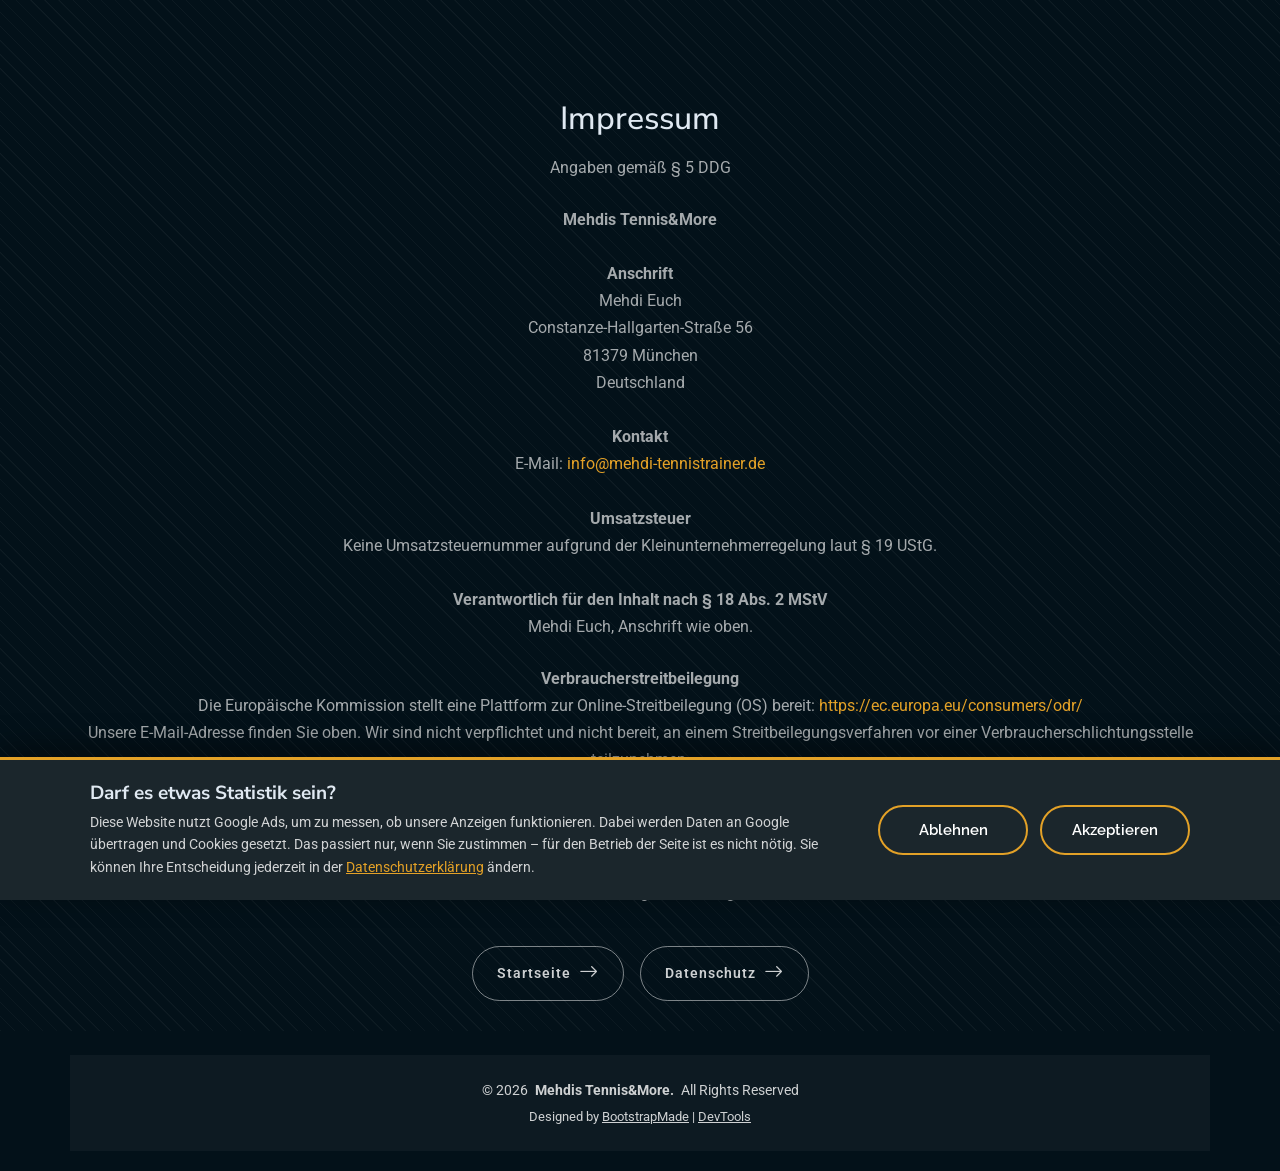
<file: Impressum.html>
<!DOCTYPE html>
<html lang="de">

<head>
    <meta charset="utf-8" />
    <meta content="width=device-width, initial-scale=1.0" name="viewport" />
    <title>Impressum - Mehdis Tennis</title>
    <meta name="description" content="Impressum von Mehdis Tennis&More" />
    <meta name="keywords" content="Impressum, Mehdis Tennis, Tennis München" />

    <!-- Favicons -->
    <link href="assets/img/about/0 Profil-32.png" rel="icon">
    <link href="assets/img/about/0 Profil-180.png" rel="apple-touch-icon">

    <!-- Fonts (lokal gehostet, keine Verbindung zu Google) -->
    <link href="assets/css/fonts.css" rel="stylesheet" />

    <!-- Vendor CSS Files -->
    <link href="assets/vendor/bootstrap/css/bootstrap.min.css" rel="stylesheet" />
    <link href="assets/vendor/bootstrap-icons/bootstrap-icons.css" rel="stylesheet" />
    <link href="assets/vendor/aos/aos.css" rel="stylesheet" />
    <link href="assets/vendor/swiper/swiper-bundle.min.css" rel="stylesheet" />
    <link href="assets/vendor/glightbox/css/glightbox.min.css" rel="stylesheet" />

    <!-- Main CSS File -->
    <link href="assets/css/main.css" rel="stylesheet" />
</head>

<body class="impressum-page">

    <main class="main">

        <!-- Impressum Section -->
        <section id="impressum" class="hero section">
            <div class="container text-center">

                <div class="content" data-aos="fade-up">

                    <div class="description">
                        <h2 class="mb-3">Impressum</h2>
                        <p class="mb-4">Angaben gemäß § 5 DDG</p>

                        <p class="mb-4">
                            <strong>Mehdis Tennis&More</strong><br><br>

                            <strong>Anschrift</strong><br>
                            Mehdi Euch<br>
                            Constanze-Hallgarten-Straße 56<br>
                            81379 München<br>
                            Deutschland<br><br>

                            <strong>Kontakt</strong><br>
                            E-Mail: <a href="mailto:info@mehdi-tennistrainer.de">info@mehdi-tennistrainer.de</a><br><br>

                            <strong>Umsatzsteuer</strong><br>
                            Keine Umsatzsteuernummer aufgrund der Kleinunternehmerregelung laut § 19 UStG.<br><br>

                            <strong>Verantwortlich für den Inhalt nach § 18 Abs. 2 MStV</strong><br>
                            Mehdi Euch, Anschrift wie oben.
                        </p>

                        <p class="mb-4">
                            <strong>Verbraucherstreitbeilegung</strong><br>
                            Die Europäische Kommission stellt eine Plattform zur Online-Streitbeilegung (OS) bereit:
                            <a href="https://ec.europa.eu/consumers/odr/" target="_blank"
                                rel="noopener">https://ec.europa.eu/consumers/odr/</a><br>
                            Unsere E-Mail-Adresse finden Sie oben. Wir sind nicht verpflichtet und nicht bereit, an
                            einem Streitbeilegungsverfahren vor einer Verbraucherschlichtungsstelle teilzunehmen.
                        </p>

                        <p class="mb-4">
                            <strong>Haftung für Links</strong><br>
                            Unser Angebot enthält Links zu externen Websites Dritter, auf deren Inhalte wir keinen
                            Einfluss haben. Für die Inhalte der verlinkten Seiten ist stets der jeweilige Anbieter oder
                            Betreiber verantwortlich. Zum Zeitpunkt der Verlinkung waren keine Rechtsverstöße
                            erkennbar. Bei Bekanntwerden von Rechtsverletzungen entfernen wir derartige Links
                            umgehend.
                        </p>
                    </div>

                    <!-- Buttons -->
                    <div class="cta-button d-flex justify-content-center flex-wrap gap-3">
                        <a href="index.html" class="btn">
                            <span>Startseite</span>
                            <i class="bi bi-arrow-right"></i>
                        </a>
                        <a href="Datenschutz.html" class="btn">
                            <span>Datenschutz</span>
                            <i class="bi bi-arrow-right"></i>
                        </a>
                    </div>

                </div>

            </div>
        </section>

    </main>

    <footer id="footer" class="footer">
        <div class="container copyright text-center mt-4">
            <p>© <span id="year"> </span> <strong class="px-1 sitename">Mehdis Tennis&More.</strong> <span>All Rights Reserved</span>
            </p>
            <div class="credits">
                <!-- All the links in the footer should remain intact. -->
                <!-- You can delete the links only if you've purchased the pro version. -->
                <!-- Licensing information: https://bootstrapmade.com/license/ -->
                Designed by <a href="https://bootstrapmade.com/">BootstrapMade</a> | <a
                    href="https://bootstrapmade.com/tools/">DevTools</a>
            </div>
        </div>
    </footer>

    <!-- Scroll Top -->
    <a href="#" id="scroll-top" class="scroll-top d-flex align-items-center justify-content-center">
        <i class="bi bi-arrow-up-short"></i>
    </a>

    <!-- Preloader -->
    <div id="preloader"></div>

    <!-- Vendor JS Files -->
    <script src="assets/vendor/bootstrap/js/bootstrap.bundle.min.js"></script>
    <script src="assets/vendor/aos/aos.js"></script>
    <script src="assets/vendor/swiper/swiper-bundle.min.js"></script>
    <script src="assets/vendor/glightbox/js/glightbox.min.js"></script>
    <script src="assets/vendor/imagesloaded/imagesloaded.pkgd.min.js"></script>
    <script src="assets/vendor/isotope-layout/isotope.pkgd.min.js"></script>

    <!-- Main JS -->
    <script src="assets/js/main.js"></script>

    <!-- Einwilligung: laedt Google Ads erst nach Zustimmung -->
    <script src="assets/js/consent.js"></script>

    <!-- year for copyright footer-->
    <script>
        document.getElementById("year").textContent = new Date().getFullYear();
    </script>

</body>

</html>
</file>
<file: assets/css/fonts.css>
/* Lokal gehostete Schriftarten - ersetzt die Einbindung ueber Google Fonts.
   Es wird keine Verbindung zu Google-Servern aufgebaut, daher wird auch keine
   IP-Adresse der Besucher an Google uebermittelt und es ist keine Einwilligung
   erforderlich.

   Variable Fonts: eine Datei je Familie deckt den gesamten Gewichtsbereich ab.
   Nur die Subsets latin + latin-ext (kyrillisch/griechisch/vietnamesisch
   werden auf dieser Website nicht benoetigt).
   Quelle: Google Fonts, SIL Open Font License 1.1. */

/* Nunito Sans (variabel, 200 1000) - latin-ext */
@font-face {
  font-family: 'Nunito Sans';
  font-style: normal;
  font-weight: 200 1000;
  font-stretch: 100%;
  font-display: swap;
  src: url(../fonts/NunitoSans-var-latin-ext.woff2) format('woff2');
  unicode-range: U+0100-02BA, U+02BD-02C5, U+02C7-02CC, U+02CE-02D7, U+02DD-02FF, U+0304, U+0308, U+0329, U+1D00-1DBF, U+1E00-1E9F, U+1EF2-1EFF, U+2020, U+20A0-20AB, U+20AD-20C0, U+2113, U+2C60-2C7F, U+A720-A7FF;
}

/* Nunito Sans (variabel, 200 1000) - latin */
@font-face {
  font-family: 'Nunito Sans';
  font-style: normal;
  font-weight: 200 1000;
  font-stretch: 100%;
  font-display: swap;
  src: url(../fonts/NunitoSans-var-latin.woff2) format('woff2');
  unicode-range: U+0000-00FF, U+0131, U+0152-0153, U+02BB-02BC, U+02C6, U+02DA, U+02DC, U+0304, U+0308, U+0329, U+2000-206F, U+20AC, U+2122, U+2191, U+2193, U+2212, U+2215, U+FEFF, U+FFFD;
}

/* Raleway (variabel, 100 900) - latin-ext */
@font-face {
  font-family: 'Raleway';
  font-style: normal;
  font-weight: 100 900;
  font-display: swap;
  src: url(../fonts/Raleway-var-latin-ext.woff2) format('woff2');
  unicode-range: U+0100-02BA, U+02BD-02C5, U+02C7-02CC, U+02CE-02D7, U+02DD-02FF, U+0304, U+0308, U+0329, U+1D00-1DBF, U+1E00-1E9F, U+1EF2-1EFF, U+2020, U+20A0-20AB, U+20AD-20C0, U+2113, U+2C60-2C7F, U+A720-A7FF;
}

/* Raleway (variabel, 100 900) - latin */
@font-face {
  font-family: 'Raleway';
  font-style: normal;
  font-weight: 100 900;
  font-display: swap;
  src: url(../fonts/Raleway-var-latin.woff2) format('woff2');
  unicode-range: U+0000-00FF, U+0131, U+0152-0153, U+02BB-02BC, U+02C6, U+02DA, U+02DC, U+0304, U+0308, U+0329, U+2000-206F, U+20AC, U+2122, U+2191, U+2193, U+2212, U+2215, U+FEFF, U+FFFD;
}

/* Roboto (variabel, 100 900) - latin-ext */
@font-face {
  font-family: 'Roboto';
  font-style: normal;
  font-weight: 100 900;
  font-stretch: 100%;
  font-display: swap;
  src: url(../fonts/Roboto-var-latin-ext.woff2) format('woff2');
  unicode-range: U+0100-02BA, U+02BD-02C5, U+02C7-02CC, U+02CE-02D7, U+02DD-02FF, U+0304, U+0308, U+0329, U+1D00-1DBF, U+1E00-1E9F, U+1EF2-1EFF, U+2020, U+20A0-20AB, U+20AD-20C0, U+2113, U+2C60-2C7F, U+A720-A7FF;
}

/* Roboto (variabel, 100 900) - latin */
@font-face {
  font-family: 'Roboto';
  font-style: normal;
  font-weight: 100 900;
  font-stretch: 100%;
  font-display: swap;
  src: url(../fonts/Roboto-var-latin.woff2) format('woff2');
  unicode-range: U+0000-00FF, U+0131, U+0152-0153, U+02BB-02BC, U+02C6, U+02DA, U+02DC, U+0304, U+0308, U+0329, U+2000-206F, U+20AC, U+2122, U+2191, U+2193, U+2212, U+2215, U+FEFF, U+FFFD;
}
</file>
<file: assets/css/main.css>
/**
* Template Name: Strategy
* Template URL: https://bootstrapmade.com/strategy-bootstrap-agency-template/
* Updated: Jun 06 2025 with Bootstrap v5.3.6
* Author: BootstrapMade.com
* License: https://bootstrapmade.com/license/
*/

/*--------------------------------------------------------------
# Font & Color Variables
# Help: https://bootstrapmade.com/color-system/
--------------------------------------------------------------*/
/* Fonts */
:root {
  --default-font: "Roboto",  system-ui, -apple-system, "Segoe UI", Roboto, "Helvetica Neue", Arial, "Noto Sans", "Liberation Sans", sans-serif, "Apple Color Emoji", "Segoe UI Emoji", "Segoe UI Symbol", "Noto Color Emoji";
  --heading-font: "Nunito Sans",  sans-serif;
  --nav-font: "Raleway",  sans-serif;
}

/* Global Colors - The following color variables are used throughout the website. Updating them here will change the color scheme of the entire website */
:root { 
  --background-color: #031119; /* Background color for the entire website, including individual sections */
  --default-color: rgba(255, 255, 255, 0.8); /* Default color used for the majority of the text content across the entire website */
  --heading-color: #e0e9f2; /* Color for headings, subheadings and title throughout the website */
  --accent-color: #e3a127; /* Accent color that represents your brand on the website. It's used for buttons, links, and other elements that need to stand out */
  --surface-color: #1b262c; /* The surface color is used as a background of boxed elements within sections, such as cards, icon boxes, or other elements that require a visual separation from the global background. */
  --contrast-color: #ffffff; /* Contrast color for text, ensuring readability against backgrounds of accent, heading, or default colors. */
}

/* Nav Menu Colors - The following color variables are used specifically for the navigation menu. They are separate from the global colors to allow for more customization options */
:root {
  --nav-color: rgba(255, 255, 255, 0.8);  /* The default color of the main navmenu links */
  --nav-hover-color: #e3a127; /* Applied to main navmenu links when they are hovered over or active */
  --nav-mobile-background-color: #29343a; /* Used as the background color for mobile navigation menu */
  --nav-dropdown-background-color: #29343a; /* Used as the background color for dropdown items that appear when hovering over primary navigation items */
  --nav-dropdown-color: rgba(255, 255, 255, 0.8); /* Used for navigation links of the dropdown items in the navigation menu. */
  --nav-dropdown-hover-color: #e3a127; /* Similar to --nav-hover-color, this color is applied to dropdown navigation links when they are hovered over. */
}

/* Color Presets - These classes override global colors when applied to any section or element, providing reuse of the sam color scheme. */

.light-background {
  --background-color: #0d1d26;
  --surface-color: #16262f;
}

.dark-background {
  --background-color: #060606;
  --default-color: #ffffff;
  --heading-color: #ffffff;
  --surface-color: #252525;
  --contrast-color: #ffffff;
}

/* Smooth scroll */
:root {
  scroll-behavior: smooth;
}

/*--------------------------------------------------------------
# General Styling & Shared Classes
--------------------------------------------------------------*/
body {
  color: var(--default-color);
  background-color: var(--background-color);
  font-family: var(--default-font);
}

a {
  color: var(--accent-color);
  text-decoration: none;
  transition: 0.3s;
}

a:hover {
  color: color-mix(in srgb, var(--accent-color), transparent 25%);
  text-decoration: none;
}

h1,
h2,
h3,
h4,
h5,
h6 {
  color: var(--heading-color);
  font-family: var(--heading-font);
}

/* PHP Email Form Messages
------------------------------*/
.php-email-form .error-message {
  display: none;
  background: #df1529;
  color: #ffffff;
  text-align: left;
  padding: 15px;
  margin-bottom: 24px;
  font-weight: 600;
}

.php-email-form .sent-message {
  display: none;
  color: #ffffff;
  background: #059652;
  text-align: center;
  padding: 15px;
  margin-bottom: 24px;
  font-weight: 600;
}

.php-email-form .loading {
  display: none;
  background: var(--surface-color);
  text-align: center;
  padding: 15px;
  margin-bottom: 24px;
}

.php-email-form .loading:before {
  content: "";
  display: inline-block;
  border-radius: 50%;
  width: 24px;
  height: 24px;
  margin: 0 10px -6px 0;
  border: 3px solid var(--accent-color);
  border-top-color: var(--surface-color);
  animation: php-email-form-loading 1s linear infinite;
}

@keyframes php-email-form-loading {
  0% {
    transform: rotate(0deg);
  }

  100% {
    transform: rotate(360deg);
  }
}

/*--------------------------------------------------------------
# Global Header
--------------------------------------------------------------*/
.header {
  --background-color: rgba(255, 255, 255, 0);
  color: var(--default-color);
  background-color: var(--background-color);
  padding: 20px 0;
  transition: all 0.5s;
  z-index: 997;
}

.header .header-container {
  background: var(--surface-color);
  border-radius: 50px;
  padding: 5px 25px 5px 30px;
  box-shadow: 0px 2px 15px rgba(0, 0, 0, 0.1);
}

.header .logo {
  line-height: 1;
}

.header .logo img {
  max-height: 36px;
  margin-right: 8px;
}

.header .logo h1 {
  font-size: 20px;
  margin: 0;
  font-weight: 600;
  text-transform: uppercase;
  letter-spacing: 1.5px;
  color: var(--heading-color);
}

.header .btn-getstarted,
.header .btn-getstarted:focus {
  color: var(--contrast-color);
  background: var(--accent-color);
  font-size: 14px;
  padding: 8px 20px;
  margin: 0 0 0 30px;
  border-radius: 50px;
  transition: 0.3s;
}

.header .btn-getstarted:hover,
.header .btn-getstarted:focus:hover {
  color: var(--contrast-color);
  background: color-mix(in srgb, var(--accent-color), transparent 15%);
}

@media (max-width: 1200px) {
  .header {
    padding-top: 10px;
  }

  .header .header-container {
    margin-left: 10px;
    margin-right: 10px;
    padding: 10px 5px 10px 15px;
  }

  .header .logo {
    order: 1;
  }

  .header .btn-getstarted {
    order: 2;
    margin: 0 10px 0 0;
    padding: 6px 15px;
  }

  .header .navmenu {
    order: 3;
  }
}

/* Header CTA: keep on one line on mobile */
.header .btn-getstarted {
  white-space: nowrap;
}

@media (max-width: 575.98px) {
  .header .btn-getstarted {
    padding: 8px 14px;   /* smaller */
    font-size: 13px;     /* smaller */
  }
}

/*--------------------------------------------------------------
# Navigation Menu
--------------------------------------------------------------*/
/* Navmenu - Desktop */
@media (min-width: 1200px) {
  .navmenu {
    padding: 0;
  }

  .navmenu ul {
    margin: 0;
    padding: 0;
    display: flex;
    list-style: none;
    align-items: center;
  }

  .navmenu li {
    position: relative;
  }

  .navmenu a,
  .navmenu a:focus {
    color: var(--nav-color);
    padding: 18px 15px;
    font-size: 16px;
    font-family: var(--nav-font);
    font-weight: 400;
    display: flex;
    align-items: center;
    justify-content: space-between;
    white-space: nowrap;
    transition: 0.3s;
  }

  .navmenu a i,
  .navmenu a:focus i {
    font-size: 12px;
    line-height: 0;
    margin-left: 5px;
    transition: 0.3s;
  }

  .navmenu li:last-child a {
    padding-right: 0;
  }

  .navmenu li:hover>a,
  .navmenu .active,
  .navmenu .active:focus {
    color: var(--nav-hover-color);
  }

  .navmenu .dropdown ul {
    margin: 0;
    padding: 10px 0;
    background: var(--nav-dropdown-background-color);
    display: block;
    position: absolute;
    visibility: hidden;
    left: 14px;
    top: 130%;
    opacity: 0;
    transition: 0.3s;
    border-radius: 4px;
    z-index: 99;
    box-shadow: 0px 0px 30px rgba(0, 0, 0, 0.1);
  }

  .navmenu .dropdown ul li {
    min-width: 200px;
  }

  .navmenu .dropdown ul a {
    padding: 10px 20px;
    font-size: 15px;
    text-transform: none;
    color: var(--nav-dropdown-color);
  }

  .navmenu .dropdown ul a i {
    font-size: 12px;
  }

  .navmenu .dropdown ul a:hover,
  .navmenu .dropdown ul .active:hover,
  .navmenu .dropdown ul li:hover>a {
    color: var(--nav-dropdown-hover-color);
  }

  .navmenu .dropdown:hover>ul {
    opacity: 1;
    top: 100%;
    visibility: visible;
  }

  .navmenu .dropdown .dropdown ul {
    top: 0;
    left: -90%;
    visibility: hidden;
  }

  .navmenu .dropdown .dropdown:hover>ul {
    opacity: 1;
    top: 0;
    left: -100%;
    visibility: visible;
  }
}

/* Navmenu - Mobile */
@media (max-width: 1199px) {
  .mobile-nav-toggle {
    color: var(--nav-color);
    font-size: 28px;
    line-height: 0;
    margin-right: 10px;
    cursor: pointer;
    transition: color 0.3s;
  }

  .navmenu {
    padding: 0;
    z-index: 9997;
  }

  .navmenu ul {
    display: none;
    list-style: none;
    position: absolute;
    inset: 60px 20px 20px 20px;
    padding: 10px 0;
    margin: 0;
    border-radius: 6px;
    background-color: var(--nav-mobile-background-color);
    overflow-y: auto;
    transition: 0.3s;
    z-index: 9998;
    box-shadow: 0px 0px 30px rgba(0, 0, 0, 0.1);
  }

  .navmenu a,
  .navmenu a:focus {
    color: var(--nav-dropdown-color);
    padding: 10px 20px;
    font-family: var(--nav-font);
    font-size: 17px;
    font-weight: 500;
    display: flex;
    align-items: center;
    justify-content: space-between;
    white-space: nowrap;
    transition: 0.3s;
  }

  .navmenu a i,
  .navmenu a:focus i {
    font-size: 12px;
    line-height: 0;
    margin-left: 5px;
    width: 30px;
    height: 30px;
    display: flex;
    align-items: center;
    justify-content: center;
    border-radius: 50%;
    transition: 0.3s;
    background-color: color-mix(in srgb, var(--accent-color), transparent 90%);
  }

  .navmenu a i:hover,
  .navmenu a:focus i:hover {
    background-color: var(--accent-color);
    color: var(--contrast-color);
  }

  .navmenu a:hover,
  .navmenu .active,
  .navmenu .active:focus {
    color: var(--nav-dropdown-hover-color);
  }

  .navmenu .active i,
  .navmenu .active:focus i {
    background-color: var(--accent-color);
    color: var(--contrast-color);
    transform: rotate(180deg);
  }

  .navmenu .dropdown ul {
    position: static;
    display: none;
    z-index: 99;
    padding: 10px 0;
    margin: 10px 20px;
    background-color: var(--nav-dropdown-background-color);
    border: 1px solid color-mix(in srgb, var(--default-color), transparent 90%);
    box-shadow: none;
    transition: all 0.5s ease-in-out;
  }

  .navmenu .dropdown ul ul {
    background-color: rgba(33, 37, 41, 0.1);
  }

  .navmenu .dropdown>.dropdown-active {
    display: block;
    background-color: rgba(33, 37, 41, 0.03);
  }

  .mobile-nav-active {
    overflow: hidden;
  }

  .mobile-nav-active .mobile-nav-toggle {
    color: #fff;
    position: absolute;
    font-size: 32px;
    top: 15px;
    right: 15px;
    margin-right: 0;
    z-index: 9999;
  }

  .mobile-nav-active .navmenu {
    position: fixed;
    overflow: hidden;
    inset: 0;
    background: rgba(33, 37, 41, 0.8);
    transition: 0.3s;
  }

  .mobile-nav-active .navmenu>ul {
    display: block;
  }
}

/*--------------------------------------------------------------
# Global Footer
--------------------------------------------------------------*/
.footer {
  color: var(--default-color);
  background-color: var(--background-color);
  font-size: 14px;
  padding-bottom: 20px;
  position: relative;
}

.footer .footer-top {
  padding-top: 50px;
  border-top: 1px solid color-mix(in srgb, var(--default-color), transparent 90%);
}

.footer .footer-about .logo {
  line-height: 1;
  margin-bottom: 25px;
}

.footer .footer-about .logo img {
  max-height: 40px;
  margin-right: 6px;
}

.footer .footer-about .logo span {
  color: var(--heading-color);
  font-size: 30px;
  font-weight: 700;
  letter-spacing: 1px;
  font-family: var(--heading-font);
}

.footer .footer-about p {
  font-size: 14px;
  font-family: var(--heading-font);
}

.footer .social-links a {
  display: flex;
  align-items: center;
  justify-content: center;
  width: 40px;
  height: 40px;
  border-radius: 50%;
  border: 1px solid color-mix(in srgb, var(--default-color), transparent 50%);
  font-size: 16px;
  color: color-mix(in srgb, var(--default-color), transparent 50%);
  margin-right: 10px;
  transition: 0.3s;
}

.footer .social-links a:hover {
  color: var(--accent-color);
  border-color: var(--accent-color);
}

.footer h4 {
  font-size: 16px;
  font-weight: bold;
  position: relative;
  padding-bottom: 12px;
}

.footer .footer-links {
  margin-bottom: 30px;
}

.footer .footer-links ul {
  list-style: none;
  padding: 0;
  margin: 0;
}

.footer .footer-links ul i {
  padding-right: 2px;
  font-size: 12px;
  line-height: 0;
}

.footer .footer-links ul li {
  padding: 10px 0;
  display: flex;
  align-items: center;
}

.footer .footer-links ul li:first-child {
  padding-top: 0;
}

.footer .footer-links ul a {
  color: color-mix(in srgb, var(--default-color), transparent 20%);
  display: inline-block;
  line-height: 1;
}

.footer .footer-links ul a:hover {
  color: var(--accent-color);
}

.footer .footer-contact p {
  margin-bottom: 5px;
}

.footer .copyright {
  padding-top: 25px;
  padding-bottom: 25px;
  background-color: color-mix(in srgb, var(--default-color), transparent 95%);
}

.footer .copyright p {
  margin-bottom: 0;
}

.footer .credits {
  margin-top: 6px;
  font-size: 13px;
}

/*--------------------------------------------------------------
# Preloader
--------------------------------------------------------------*/
#preloader {
  position: fixed;
  inset: 0;
  z-index: 999999;
  overflow: hidden;
  background: var(--background-color);
  transition: all 0.6s ease-out;
}

#preloader:before {
  content: "";
  position: fixed;
  top: calc(50% - 30px);
  left: calc(50% - 30px);
  border: 6px solid #ffffff;
  border-color: var(--accent-color) transparent var(--accent-color) transparent;
  border-radius: 50%;
  width: 60px;
  height: 60px;
  animation: animate-preloader 1.5s linear infinite;
}

@keyframes animate-preloader {
  0% {
    transform: rotate(0deg);
  }

  100% {
    transform: rotate(360deg);
  }
}

/*--------------------------------------------------------------
# Scroll Top Button
--------------------------------------------------------------*/
.scroll-top {
  position: fixed;
  visibility: hidden;
  opacity: 0;
  right: 15px;
  bottom: -15px;
  z-index: 99999;
  background-color: var(--accent-color);
  width: 44px;
  height: 44px;
  border-radius: 50px;
  transition: all 0.4s;
}

.scroll-top i {
  font-size: 24px;
  color: var(--contrast-color);
  line-height: 0;
}

.scroll-top:hover {
  background-color: color-mix(in srgb, var(--accent-color), transparent 20%);
  color: var(--contrast-color);
}

.scroll-top.active {
  visibility: visible;
  opacity: 1;
  bottom: 15px;
}

/*--------------------------------------------------------------
# Disable aos animation delay on mobile devices
--------------------------------------------------------------*/
@media screen and (max-width: 768px) {
  [data-aos-delay] {
    transition-delay: 0 !important;
  }
}

/*--------------------------------------------------------------
# Global Page Titles & Breadcrumbs
--------------------------------------------------------------*/
.page-title {
  color: var(--default-color);
  background-color: var(--background-color);
  background-size: cover;
  background-position: center;
  background-repeat: no-repeat;
  padding: 160px 0 80px 0;
  text-align: center;
  position: relative;
}

.page-title::after {
  content: "";
  position: absolute;
  top: 0;
  left: 0;
  right: 0;
  bottom: 0;
  background-image: repeating-linear-gradient(45deg, rgba(255, 255, 255, 0.02) 0px, rgba(255, 255, 255, 0.05) 1px, transparent 1px, transparent 10px);
  z-index: 1;
}

.page-title h1 {
  font-size: 42px;
  font-weight: 700;
  margin-bottom: 10px;
}

.page-title .breadcrumbs ol {
  display: flex;
  flex-wrap: wrap;
  list-style: none;
  justify-content: center;
  padding: 0;
  margin: 0;
  font-size: 16px;
  font-weight: 400;
}

.page-title .breadcrumbs ol li+li {
  padding-left: 10px;
}

.page-title .breadcrumbs ol li+li::before {
  content: "/";
  display: inline-block;
  padding-right: 10px;
  color: color-mix(in srgb, var(--default-color), transparent 50%);
}

/* Fix: allow text selection in page title */
.page-title::after {
  pointer-events: none;
}

.page-title .container {
  position: relative;
  z-index: 2;
}

/*--------------------------------------------------------------
# Global Sections
--------------------------------------------------------------*/
section,
.section {
  color: var(--default-color);
  background-color: var(--background-color);
  padding: 60px 0;
  scroll-margin-top: 90px;
  overflow: clip;
}

main > section:first-of-type {
  padding-top: 100px;
}

@media (max-width: 1199px) {

  section,
  .section {
    scroll-margin-top: 66px;
  }
}

/*--------------------------------------------------------------
# Global Section Titles
--------------------------------------------------------------*/
.section-title {
  padding-bottom: 60px;
  position: relative;
}

.section-title h2 {
  font-size: 14px;
  font-weight: 500;
  padding: 0;
  line-height: 1px;
  margin: 0;
  letter-spacing: 1.5px;
  text-transform: uppercase;
  color: color-mix(in srgb, var(--default-color), transparent 50%);
  position: relative;
}

.section-title h2::after {
  content: "";
  width: 120px;
  height: 1px;
  display: inline-block;
  background: var(--accent-color);
  margin: 4px 10px;
}

.section-title div {
  color: var(--heading-color);
  margin: 0;
  margin: 0;
  font-size: 28px;
  font-weight: 700;
  text-transform: uppercase;
  font-family: var(--heading-font);
}

/*--------------------------------------------------------------
# Hero Section
--------------------------------------------------------------*/
.hero {
  position: relative;
  width: 100%;
  display: flex;
  align-items: center;
  overflow: hidden;
  padding: 100px 0 30px 0;
}

.hero::after {
  content: "";
  position: absolute;
  top: 0;
  left: 0;
  right: 0;
  bottom: 0;
  background-image: repeating-linear-gradient(45deg, rgba(255, 255, 255, 0.02) 0px, rgba(255, 255, 255, 0.05) 1px, transparent 1px, transparent 10px);
  z-index: 1;
}

.hero .section-title {
  margin-top: 0;
}

.hero .container,
.hero .container-fluid {
  position: relative;
  z-index: 2;
}

.hero .content-col {
  display: flex;
  flex-direction: column;
  justify-content: center;
  padding-right: 3rem;
}

@media (max-width: 991px) {
  .hero {
    padding: 80px 0 30px 0;
    min-height: auto;
  }
}

.hero .agency-name {
  margin-bottom: 1.5rem;
}

.hero .agency-name h5 {
  font-size: 1.25rem;
  font-weight: 600;
  letter-spacing: 1px;
  color: var(--contrast-color);
  margin: 0;
}

.hero .main-heading {
  margin-bottom: 2rem;
}

.hero .main-heading h1 {
  font-size: 5rem;
  font-weight: 800;
  line-height: 1.1;
  letter-spacing: -1px;
  margin: 0;
}

@media (max-width: 1200px) {
  .hero .main-heading h1 {
    font-size: 4rem;
  }
}

@media (max-width: 767px) {
  .hero .main-heading h1 {
    font-size: 3rem;
  }
}

@media (max-width: 480px) {
  .hero .main-heading h1 {
    font-size: 2.5rem;
  }
}

.hero .divider {
  width: 60%;
  height: 1px;
  background-color: color-mix(in srgb, var(--default-color), transparent 85%);
  margin-bottom: 2rem;
}

@media (max-width: 767px) {
  .hero .divider {
    width: 100%;
  }
}

.hero .description {
  margin-bottom: 2.5rem;
}

.hero .description p {
  font-size: 1rem;
  line-height: 1.7;
  color: color-mix(in srgb, var(--default-color), transparent 20%);
  margin: 0;
}

.hero .cta-button .btn {
  display: inline-flex;
  align-items: center;
  background-color: transparent;
  border: 1px solid color-mix(in srgb, var(--default-color), transparent 40%);
  color: var(--default-color);
  padding: 0.75rem 1.5rem;
  border-radius: 50px;
  font-size: 0.9rem;
  font-weight: 600;
  letter-spacing: 1px;
  transition: all 0.3s ease;
}

.hero .cta-button .btn span {
  margin-right: 0.5rem;
}

.hero .cta-button .btn i {
  font-size: 1.2rem;
  transition: transform 0.3s ease;
}

.hero .cta-button .btn:hover {
  background-color: var(--accent-color);
  border-color: var(--accent-color);
  color: var(--contrast-color);
}

.hero .cta-button .btn:hover i {
  transform: translateX(5px);
}

.hero .visual-content {
  position: relative;
  width: 100%;
  height: 100%;
  display: flex;
  align-items: center;
  justify-content: center;
}

@media (max-width: 991px) {
  .hero .visual-content {
    flex-direction: column;
  }
}

.hero .fluid-shape {
  position: relative;
  width: 100%;
  margin: 0 auto;
}

.hero .fluid-shape .fluid-img {
  width: 100%;
  height: auto;
  animation: float 6s ease-in-out infinite;
}

@keyframes float {
  0% {
    transform: translateY(0px);
  }

  50% {
    transform: translateY(-15px);
  }

  100% {
    transform: translateY(0px);
  }
}

.hero .stats-card {
  position: absolute;
  bottom: 10%;
  right: 0;
  background-color: color-mix(in srgb, var(--surface-color), transparent 50%);
  backdrop-filter: blur(10px);
  border: 1px solid color-mix(in srgb, var(--default-color), transparent 90%);
  border-radius: 10px;
  padding: 1.5rem;
  width: 200px;
  display: flex;
  flex-direction: column;
  box-shadow: 0 10px 30px rgba(0, 0, 0, 0.1);
}

@media (max-width: 991px) {
  .hero .stats-card {
    position: relative;
    bottom: auto;
    right: auto;
    margin-top: 2rem;
    width: 90%;
  }
}

.hero .stats-card .stats-number h2 {
  font-size: 3rem;
  font-weight: 700;
  margin: 0;
  line-height: 1;
}

.hero .stats-card .stats-label {
  margin-top: 0.5rem;
}

.hero .stats-card .stats-label p {
  font-size: 0.9rem;
  margin: 0;
}

.hero .stats-card .stats-arrow {
  position: absolute;
  top: 1.5rem;
  right: 1.5rem;
}

.hero .stats-card .stats-arrow a {
  display: flex;
  align-items: center;
  justify-content: center;
  width: 32px;
  height: 32px;
  background-color: var(--accent-color);
  border-radius: 50%;
  color: var(--contrast-color);
  font-size: 1rem;
  transition: all 0.3s ease;
}

.hero .stats-card .stats-arrow a:hover {
  transform: translateY(-3px);
  background-color: color-mix(in srgb, var(--accent-color), transparent 20%);
}

/*--------------------------------------------------------------
# About Section
--------------------------------------------------------------*/
.about {
  padding-top: 60px;
  padding-bottom: 60px;
}

.about .about-image {
  border-radius: 8px;
  overflow: hidden;
}

.about .about-image .experience-badge {
  position: absolute;
  bottom: 30px;
  right: -30px;
  background: var(--accent-color);
  color: var(--contrast-color);
  padding: 1.5rem;
  border-radius: 8px;
  box-shadow: 0 10px 30px rgba(0, 0, 0, 0.1);
  text-align: center;
  min-width: 140px;
}

.about .about-image .experience-badge .years {
  font-size: 2.5rem;
  font-weight: 700;
  line-height: 1;
  display: block;
  margin-bottom: 5px;
}

.about .about-image .experience-badge .text {
  font-size: 0.75rem;
  text-transform: uppercase;
  letter-spacing: 1px;
}

@media (max-width: 768px) {
  .about .about-image .experience-badge {
    right: 0;
    bottom: 20px;
    padding: 1rem;
    min-width: 120px;
  }

  .about .about-image .experience-badge .years {
    font-size: 2rem;
  }
}

.about .about-intro {
  min-height: 2.25rem;
}

.about .section-title {
  padding-bottom: 30px;
  margin-top: 2rem;
}

.about .about-intro {
  margin-top: 1.75rem;
}

.about .about-intro blockquote {
  position: relative;
  font-size: 1.6rem;
  font-weight: 700;
  font-style: italic;
  line-height: 1.4;
  margin: 0;
  padding-left: 1.25rem;
  border-left: 4px solid var(--accent-color);
  color: var(--heading-color);
}

.about .about-intro blockquote::before {
  content: "\201C";
  margin-right: 0.15rem;
  color: var(--accent-color);
  font-style: normal;
}

.about .about-intro blockquote::after {
  content: "\201D";
  margin-left: 0.1rem;
  color: var(--accent-color);
  font-style: normal;
}

@media (max-width: 768px) {
  .about .about-intro blockquote {
    font-size: 1.4rem;
  }
}

.about .about-content .lead {
  font-size: 1.15rem;
  margin-bottom: 1.25rem;
  color: color-mix(in srgb, var(--heading-color), transparent 30%);
}

.about .about-content p {
  margin-bottom: 1rem;
}

.about .about-content .feature-item {
  padding: 1.25rem;
  background-color: var(--surface-color);
  border-radius: 8px;
  box-shadow: 0 5px 15px rgba(0, 0, 0, 0.05);
  height: 100%;
  transition: all 0.3s ease;
}

.about .about-content .feature-item:hover {
  transform: translateY(-5px);
  box-shadow: 0 10px 25px rgba(0, 0, 0, 0.1);
}

.about .about-content .feature-item i {
  font-size: 1.75rem;
  color: var(--accent-color);
  margin-bottom: 0.75rem;
  display: block;
}

.about .about-content .feature-item h5 {
  font-size: 1.15rem;
  margin-bottom: 0.75rem;
  font-weight: 600;
}

.about .about-content .feature-item p {
  font-size: 0.9rem;
  margin-bottom: 0;
}

.about .about-content .btn-primary {
  background-color: var(--accent-color);
  border-color: var(--accent-color);
  padding: 0.5rem 1.5rem;
  border-radius: 50px;
  font-weight: 500;
  color: var(--contrast-color);
}

.about .about-content .btn-primary:hover {
  background-color: color-mix(in srgb, var(--accent-color), black 10%);
  border-color: color-mix(in srgb, var(--accent-color), black 10%);
}

.feedback .testimonial-section .testimonial-intro p {
  margin-bottom: 1.5rem;
}

.feedback .testimonial-section .testimonial-intro .swiper-nav-buttons {
  display: flex;
  gap: 10px;
}

.feedback .testimonial-section .testimonial-intro .swiper-nav-buttons button {
  width: 44px;
  height: 44px;
  border-radius: 50%;
  background-color: var(--surface-color);
  border: 1px solid rgba(0, 0, 0, 0.08);
  display: flex;
  align-items: center;
  justify-content: center;
  cursor: pointer;
  transition: all 0.3s ease;
}

.feedback .testimonial-section .testimonial-intro .swiper-nav-buttons button:hover {
  background-color: var(--accent-color);
  border-color: var(--accent-color);
  color: var(--contrast-color);
}

.feedback .testimonial-section .testimonial-intro .swiper-nav-buttons button i {
  font-size: 1.25rem;
}

.feedback .testimonial-section .testimonial-slider {
  overflow: hidden;
}

.feedback .testimonial-section .testimonial-slider .swiper-wrapper {
  height: auto !important;
}

/* Equal height setup */
.feedback .testimonial-section .swiper-wrapper {
  align-items: stretch;
}

.feedback .testimonial-section .swiper-slide {
  display: flex;
  height: auto;
}

.feedback .testimonial-section .testimonial-item {
  background-color: var(--surface-color);
  border-radius: 10px;
  padding: 1.5rem; /* reduced from 2rem */
  box-shadow: 0 5px 30px rgba(0, 0, 0, 0.05);

  flex: 1;
  display: flex;
  flex-direction: column;
  justify-content: space-between;

  min-height: 220px; /* reduced from 260px */
}

.feedback .testimonial-section .testimonial-item .rating {
  color: #ffc107;
  font-size: 1rem;
}

.feedback .testimonial-section .testimonial-item p {
  font-style: italic;
  font-size: 0.95rem; /* slightly smaller */
  line-height: 1.5;
  margin: 0.75rem 0;
}

.feedback .testimonial-section .testimonial-item .client-info .client-img {
  width: 50px;
  height: 50px;
  border-radius: 50%;
  margin-right: 15px;
  object-fit: cover;
}

.feedback .testimonial-section .testimonial-item .client-info h6 {
  font-weight: 600;
}

.feedback .testimonial-section .testimonial-item .client-info span {
  font-size: 0.85rem;
  color: color-mix(in srgb, var(--default-color), transparent 40%);
}

/*--------------------------------------------------------------
# Services Section
--------------------------------------------------------------*/
.services .service-header {
  margin-bottom: 60px;
}

.services .service-header .service-intro .service-heading {
  font-size: 48px;
  margin-bottom: 0;
  font-weight: 700;
  line-height: 1.2;
  color: var(--heading-color);
}

.services .service-header .service-intro .service-heading div {
  display: block;
  position: relative;
}

.services .service-header .service-intro .service-heading span {
  display: block;
  color: var(--accent-color);
}

@media (max-width: 992px) {
  .services .service-header .service-intro .service-heading {
    font-size: 36px;
  }
}

@media (max-width: 768px) {
  .services .service-header .service-intro .service-heading {
    font-size: 30px;
    margin-bottom: 20px;
  }
}

.services .service-header .service-summary p {
  margin-bottom: 25px;
  color: var(--default-color);
}

.services .service-header .service-summary .service-btn {
  display: inline-flex;
  align-items: center;
  padding: 12px 30px;
  background-color: var(--accent-color);
  color: var(--contrast-color);
  border-radius: 4px;
  font-weight: 500;
  transition: all 0.3s ease;
}

.services .service-header .service-summary .service-btn i {
  margin-left: 10px;
  transition: transform 0.3s ease;
}

.services .service-header .service-summary .service-btn:hover {
  background-color: color-mix(in srgb, var(--accent-color), transparent 15%);
  color: var(--contrast-color);
}

.services .service-header .service-summary .service-btn:hover i {
  transform: translateX(5px);
}

@media (max-width: 992px) {
  .services .service-header .service-summary {
    margin-top: 30px;
  }
}

.services .service-card {
  padding: 40px 40px 40px 40px;
  margin-bottom: 30px;
  border: 2px solid color-mix(in srgb, var(--default-color), transparent 90%);
  transition: all 0.3s ease;
}

.services .service-card .service-icon {
  margin-bottom: 25px;
  background-color: color-mix(in srgb, var(--accent-color), transparent 90%);
  display: inline-flex;
  align-items: center;
  justify-content: center;
  border-radius: 10px;
  width: 64px;
  height: 64px;
}

.services .service-card .service-icon i {
  font-size: 32px;
  color: var(--accent-color);
  transition: all 0.3s ease;
}

.services .service-card h3 {
  font-size: 28px;
  margin-bottom: 15px;
  font-weight: 700;
}

.services .service-card h3 a {
  color: var(--heading-color);
  transition: color 0.3s ease;
}

.services .service-card h3 a span {
  display: block;
}

.services .service-card h3 a:hover {
  color: var(--accent-color);
}

.services .service-card p {
  color: var(--default-color);
  transition: color 0.3s ease;
  margin-bottom: 0;
}

.services .service-card .card-action {
  position: absolute;
  top: 0;
  right: 0;
  width: 80px;
  height: 80px;
  display: flex;
  align-items: center;
  justify-content: center;
  background-color: var(--accent-color);
  opacity: 0;
  visibility: hidden;
  transform: translateY(20px);
  transition: all 0.3s ease;
}

.services .service-card .card-action i {
  font-size: 24px;
  color: var(--contrast-color);
  transition: transform 0.3s ease;
}

.services .service-card .card-action:hover i {
  transform: rotate(45deg);
}

.services .service-card::before {
  content: "";
  position: absolute;
  top: 0;
  left: 0;
  right: 0;
  bottom: 0;
  background-color: var(--surface-color);
  clip-path: polygon(70% 0, 100% 30%, 100% 100%, 0 100%, 0 0);
  z-index: -1;
  opacity: 0;
  visibility: hidden;
  transition: all 0.3s ease;
}

.services .service-card:hover {
  border-color: transparent;
}

.services .service-card:hover::before {
  opacity: 1;
  visibility: visible;
  background-color: var(--surface-color);
}

.services .service-card:hover h3 a {
  color: var(--accent-color);
}

.services .service-card:hover h3 a:hover {
  color: var(--accent-color);
}

.services .service-card:hover p {
  color: color-mix(in srgb, var(--default-color), transparent 20%);
}

.services .service-card:hover .card-action {
  opacity: 1;
  visibility: visible;
  transform: translateY(0);
}

.services .service-card:hover .service-icon i {
  transform: scale(1.1);
}

@media (max-width: 768px) {
  .services .service-card {
    padding: 150px 25px 25px;
  }

  .services .service-card h3 {
    font-size: 24px;
  }

  .services .service-card .service-icon {
    position: absolute;
    top: 40px;
    left: 25px;
  }
}

@media (max-width: 768px) {
  .services {
    padding: 70px 0 50px;
  }
}

/*--------------------------------------------------------------
# Steps Section
--------------------------------------------------------------*/
.steps .steps-wrapper {
  position: relative;
  padding: 20px 0;
}

.steps .steps-wrapper::before {
  content: "";
  position: absolute;
  width: 2px;
  background-color: color-mix(in srgb, var(--accent-color), transparent 85%);
  top: 0;
  bottom: 0;
  left: 50%;
  transform: translateX(-50%);
}

.steps .step-item {
  margin-bottom: 50px;
  width: 100%;
  position: relative;
}

.steps .step-item:last-child {
  margin-bottom: 0;
}

.steps .step-item:nth-child(even) .step-content {
  flex-direction: row-reverse;
}

.steps .step-content {
  display: flex;
  align-items: center;
  gap: 30px;
}

.steps .step-icon {
  flex-shrink: 0;
  width: 80px;
  height: 80px;
  background-color: var(--surface-color);
  border-radius: 50%;
  display: flex;
  align-items: center;
  justify-content: center;
  position: relative;
  z-index: 1;
  box-shadow: 0 0 20px rgba(0, 0, 0, 0.1);
  border: 2px solid color-mix(in srgb, var(--accent-color), transparent 85%);
  transition: all 0.3s ease-in-out;
}

.steps .step-icon i {
  font-size: 32px;
  color: var(--accent-color);
  transition: transform 0.3s ease-in-out;
}

.steps .step-info {
  flex: 1;
  background-color: var(--surface-color);
  padding: 30px;
  border-radius: 8px;
  box-shadow: 0 5px 25px rgba(0, 0, 0, 0.05);
  transition: transform 0.3s ease-in-out;
}

.steps .step-info:hover {
  transform: translateY(-5px);
}

.steps .step-number {
  display: inline-block;
  font-family: var(--heading-font);
  font-size: 0.9rem;
  font-weight: 600;
  color: var(--accent-color);
  text-transform: uppercase;
  letter-spacing: 1px;
  margin-bottom: 10px;
}

.steps h3 {
  font-size: 1.3rem;
  margin-bottom: 15px;
  font-weight: 600;
  color: var(--heading-color);
}

.steps p {
  color: color-mix(in srgb, var(--default-color), transparent 20%);
  font-size: 1rem;
  line-height: 1.6;
  margin-bottom: 0;
}

@media (max-width: 991px) {
  .steps .steps-wrapper::before {
    left: 25px;
  }

  .steps .step-item .step-content {
    flex-direction: row !important;
  }

  .steps .step-icon {
    width: 60px;
    height: 60px;
  }

  .steps .step-icon i {
    font-size: 24px;
  }

  .steps .step-info {
    padding: 20px;
  }

  .steps h3 {
    font-size: 1.3rem;
  }
}

@media (max-width: 767px) {
  .steps .step-content {
    gap: 20px;
  }

  .steps .step-icon {
    width: 50px;
    height: 50px;
  }

  .steps .step-icon i {
    font-size: 20px;
  }

  .steps .step-info {
    padding: 15px;
  }

  .steps h3 {
    font-size: 1.2rem;
  }

  .steps p {
    font-size: 0.95rem;
  }
}

/*--------------------------------------------------------------
# Call To Action Section
--------------------------------------------------------------*/
.call-to-action {
  padding-top: 80px;
  position: relative;
  background-color: color-mix(in srgb, var(--accent-color), transparent 97%);
  border-radius: 1rem;
  overflow: hidden;
  padding-bottom: 80px;
}

.call-to-action .badge {
  background-color: color-mix(in srgb, var(--accent-color), transparent 90%);
  color: var(--accent-color);
  padding: 0.5rem 1rem;
  font-size: 0.875rem;
  font-weight: 500;
  border-radius: 2rem;
}

.call-to-action h2 {
  font-size: clamp(1.75rem, 3vw, 2.5rem);
  font-weight: 700;
  line-height: 1.2;
  margin: 0;
}

.call-to-action p {
  font-size: 1.125rem;
  line-height: 1.6;
  opacity: 0.9;
}

.call-to-action .features .feature-item {
  display: flex;
  align-items: center;
  gap: 0.5rem;
  padding: 0.5rem 1rem;
  background-color: var(--surface-color);
  border-radius: 0.5rem;
  box-shadow: 0 2px 4px rgba(0, 0, 0, 0.05);
  transition: transform 0.3s ease;
}

.call-to-action .features .feature-item:hover {
  transform: translateY(-2px);
}

.call-to-action .features .feature-item i {
  color: var(--accent-color);
  font-size: 1.25rem;
}

.call-to-action .features .feature-item span {
  font-weight: 500;
}

.call-to-action .cta-buttons .btn {
  padding: 0.75rem 1.5rem;
  font-weight: 500;
  border-radius: 0.5rem;
  transition: all 0.3s ease;
}

.call-to-action .cta-buttons .btn.btn-primary {
  background-color: var(--accent-color);
  border-color: var(--accent-color);
  color: var(--contrast-color);
}

.call-to-action .cta-buttons .btn.btn-primary:hover {
  background-color: color-mix(in srgb, var(--accent-color), transparent 15%);
  border-color: color-mix(in srgb, var(--accent-color), transparent 15%);
  transform: translateY(-2px);
}

.call-to-action .cta-buttons .btn.btn-outline {
  border: 2px solid color-mix(in srgb, var(--accent-color), transparent 70%);
  color: var(--accent-color);
}

.call-to-action .cta-buttons .btn.btn-outline:hover {
  background-color: var(--accent-color);
  border-color: var(--accent-color);
  color: var(--contrast-color);
  transform: translateY(-2px);
}

.call-to-action .content-right {
  flex-shrink: 0;
  max-width: 100%;
  width: 450px;
}

.call-to-action .content-right img {
  width: 100%;
  height: auto;
  box-shadow: 0 10px 30px rgba(0, 0, 0, 0.1);
}

.call-to-action .content-right .floating-card {
  position: absolute;
  bottom: 2rem;
  right: -1rem;
  background: var(--surface-color);
  padding: 1rem;
  border-radius: 1rem;
  box-shadow: 0 10px 30px rgba(0, 0, 0, 0.1);
  display: flex;
  align-items: center;
  gap: 1rem;
  animation: float 3s ease-in-out infinite;
}

.call-to-action .content-right .floating-card .card-icon {
  width: 3rem;
  height: 3rem;
  background-color: color-mix(in srgb, var(--accent-color), transparent 90%);
  border-radius: 0.75rem;
  display: flex;
  align-items: center;
  justify-content: center;
}

.call-to-action .content-right .floating-card .card-icon i {
  color: var(--accent-color);
  font-size: 1.5rem;
}

.call-to-action .content-right .floating-card .card-content {
  display: flex;
  flex-direction: column;
}

.call-to-action .content-right .floating-card .card-content .stats-number {
  font-size: 1.25rem;
  font-weight: 700;
  color: var(--accent-color);
}

.call-to-action .content-right .floating-card .card-content .stats-text {
  font-size: 0.875rem;
  opacity: 0.8;
}

.call-to-action .decoration {
  position: absolute;
  inset: 0;
  pointer-events: none;
  overflow: hidden;
  z-index: 0;
}

.call-to-action .decoration .circle-1,
.call-to-action .decoration .circle-2 {
  position: absolute;
  border-radius: 50%;
  background-color: color-mix(in srgb, var(--accent-color), transparent 90%);
}

.call-to-action .decoration .circle-1 {
  width: 300px;
  height: 300px;
  top: -150px;
  right: -150px;
  opacity: 0.5;
}

.call-to-action .decoration .circle-2 {
  width: 200px;
  height: 200px;
  bottom: -100px;
  left: -100px;
  opacity: 0.3;
}

@media (max-width: 991.98px) {
  .call-to-action {
    padding: 2rem;
  }

  .call-to-action .content-right {
    width: 100%;
    margin-top: 2rem;
  }

  .call-to-action .content-right .floating-card {
    position: relative;
    bottom: auto;
    right: auto;
    margin-top: -3rem;
    margin-right: 1rem;
    z-index: 1;
  }
}

@keyframes float {

  0%,
  100% {
    transform: translateY(0);
  }

  50% {
    transform: translateY(-10px);
  }
}

/*--------------------------------------------------------------
# Testimonials Section
--------------------------------------------------------------*/
.testimonials .testimonials-slider {
  width: 100%;
  position: relative;
  padding-bottom: 60px;
}

.testimonials .swiper-wrapper {
  height: auto;
}

.testimonials .testimonial-item {
  background-color: var(--surface-color);
  padding: 40px;
  border-radius: 20px;
}

@media (max-width: 575px) {
  .testimonials .testimonial-item {
    padding: 20px;
  }
}

.testimonials .testimonial-item h2 {
  font-size: 24px;
  font-weight: 600;
  margin-bottom: 20px;
}

.testimonials .testimonial-item p {
  font-size: 16px;
  line-height: 1.8;
  margin-bottom: 30px;
  font-style: italic;
}

.testimonials .testimonial-item .profile {
  gap: 15px;
}

.testimonials .testimonial-item .profile .profile-img {
  width: 60px;
  height: 60px;
  border-radius: 50%;
  object-fit: cover;
}

.testimonials .testimonial-item .profile .profile-info h3 {
  font-size: 18px;
  margin: 0;
  font-weight: 600;
}

.testimonials .testimonial-item .profile .profile-info span {
  font-size: 14px;
  color: color-mix(in srgb, var(--default-color) 70%, transparent);
}

.testimonials .testimonial-item .featured-img-wrapper {
  min-height: 400px;
  position: relative;
  overflow: hidden;
  border-radius: 16px;
}

.testimonials .testimonial-item .featured-img {
  width: 100%;
  height: 100%;
  object-fit: cover;
  position: absolute;
  top: 0;
  left: 0;
}

.testimonials .swiper-navigation {
  position: absolute;
  bottom: 0;
  gap: 10px;
}

.testimonials .swiper-button-prev,
.testimonials .swiper-button-next {
  position: relative;
  left: auto;
  right: auto;
  top: auto;
  margin: 0;
  width: 44px;
  height: 44px;
  background-color: var(--surface-color);
  border-radius: 50%;
  border: 1px solid color-mix(in srgb, var(--default-color) 10%, transparent);
  transition: 0.3s;
}

.testimonials .swiper-button-prev::after,
.testimonials .swiper-button-next::after {
  font-size: 20px;
  color: var(--default-color);
}

.testimonials .swiper-button-prev:hover,
.testimonials .swiper-button-next:hover {
  background-color: var(--accent-color);
  border-color: var(--accent-color);
}

.testimonials .swiper-button-prev:hover::after,
.testimonials .swiper-button-next:hover::after {
  color: var(--contrast-color);
}

/*--------------------------------------------------------------
# Portfolio Section
--------------------------------------------------------------*/
.portfolio .portfolio-filters {
  display: flex;
  justify-content: center;
  flex-wrap: wrap;
  gap: 15px;
  padding: 0;
  margin: 0 0 40px;
  list-style: none;
}

.portfolio .portfolio-filters li {
  font-size: 15px;
  font-weight: 500;
  padding: 12px 25px;
  cursor: pointer;
  background: var(--surface-color);
  color: var(--default-color);
  border-radius: 30px;
  display: flex;
  align-items: center;
  gap: 8px;
  transition: all 0.3s ease;
}

.portfolio .portfolio-filters li i {
  font-size: 1.1em;
  transition: transform 0.3s ease;
}

.portfolio .portfolio-filters li:hover {
  color: var(--accent-color);
  transform: translateY(-2px);
  background: color-mix(in srgb, var(--accent-color), transparent 92%);
}

.portfolio .portfolio-filters li:hover i {
  transform: scale(1.1);
}

.portfolio .portfolio-filters li.filter-active {
  background: var(--accent-color);
  color: var(--contrast-color);
}

@media (max-width: 768px) {
  .portfolio .portfolio-filters {
    gap: 10px;
  }

  .portfolio .portfolio-filters li {
    padding: 8px 20px;
    font-size: 14px;
  }
}

.portfolio .portfolio-entry {
  position: relative;
  border-radius: 16px;
  overflow: hidden;
  background: var(--surface-color);
  box-shadow: 0 4px 30px rgba(0, 0, 0, 0.05);
}

.portfolio .portfolio-entry .entry-image {
  position: relative;
  margin: 0;
  overflow: hidden;
  aspect-ratio: 16/9;
}

.portfolio .portfolio-entry .entry-image img {
  width: 100%;
  height: 100%;
  object-fit: cover;
  transition: transform 0.6s cubic-bezier(0.4, 0, 0.2, 1);
}

.portfolio .portfolio-entry .entry-image .entry-overlay {
  position: absolute;
  inset: 0;
  background: linear-gradient(180deg, transparent 0%, rgba(0, 0, 0, 0.8) 100%);
  display: flex;
  align-items: flex-end;
  padding: 30px;
  opacity: 0;
  transform: translateY(20px);
  transition: all 0.4s cubic-bezier(0.4, 0, 0.2, 1);
}

.portfolio .portfolio-entry .entry-image .entry-overlay .overlay-content {
  width: 100%;
  transform: translateY(20px);
  transition: transform 0.4s cubic-bezier(0.4, 0, 0.2, 1);
}

.portfolio .portfolio-entry .entry-image .entry-overlay .entry-meta {
  color: var(--accent-color);
  font-size: 14px;
  font-weight: 500;
  text-transform: uppercase;
  letter-spacing: 1px;
  margin-bottom: 10px;
}

.portfolio .portfolio-entry .entry-image .entry-overlay .entry-title {
  color: var(--contrast-color);
  font-size: 24px;
  font-weight: 600;
  margin: 0 0 20px;
}

.portfolio .portfolio-entry .entry-image .entry-overlay .entry-links {
  display: flex;
  gap: 15px;
}

.portfolio .portfolio-entry .entry-image .entry-overlay .entry-links a {
  width: 46px;
  height: 46px;
  display: flex;
  align-items: center;
  justify-content: center;
  background: var(--surface-color);
  color: var(--accent-color);
  border-radius: 12px;
  font-size: 20px;
  transition: all 0.3s ease;
  opacity: 0;
  transform: translateY(20px);
}

.portfolio .portfolio-entry .entry-image .entry-overlay .entry-links a:hover {
  background: var(--accent-color);
  color: var(--contrast-color);
  transform: translateY(-2px);
}

.portfolio .portfolio-entry .entry-image .entry-overlay .entry-links a:nth-child(1) {
  transition-delay: 0.1s;
}

.portfolio .portfolio-entry .entry-image .entry-overlay .entry-links a:nth-child(2) {
  transition-delay: 0.2s;
}

.portfolio .portfolio-entry:hover .entry-image img {
  transform: scale(1.05);
}

.portfolio .portfolio-entry:hover .entry-image .entry-overlay {
  opacity: 1;
  transform: translateY(0);
}

.portfolio .portfolio-entry:hover .entry-image .entry-overlay .overlay-content {
  transform: translateY(0);
}

.portfolio .portfolio-entry:hover .entry-image .entry-overlay .entry-links a {
  opacity: 1;
  transform: translateY(0);
}

@media (max-width: 768px) {
  .portfolio .portfolio-entry .entry-image .entry-overlay {
    padding: 20px;
  }

  .portfolio .portfolio-entry .entry-image .entry-overlay .entry-title {
    font-size: 20px;
    margin-bottom: 15px;
  }

  .portfolio .portfolio-entry .entry-image .entry-overlay .entry-links a {
    width: 40px;
    height: 40px;
    font-size: 18px;
  }
}

.portfolio .portfolio-item .entry-image {
  aspect-ratio: 4/3;
}

@media (min-width: 1200px) {
  .portfolio .portfolio-item .entry-title {
    font-size: 20px;
  }
}

@media (min-width: 768px) {
  .portfolio .row {
    margin-left: -10px;
    margin-right: -10px;
  }

  .portfolio .row .portfolio-item {
    padding-left: 10px;
    padding-right: 10px;
  }
}

@media (min-width: 992px) {
  .portfolio .row {
    margin-left: -12px;
    margin-right: -12px;
  }

  .portfolio .row .portfolio-item {
    padding-left: 12px;
    padding-right: 12px;
  }
}

@media (min-width: 1200px) {
  .portfolio .row {
    margin-left: -15px;
    margin-right: -15px;
  }

  .portfolio .row .portfolio-item {
    padding-left: 15px;
    padding-right: 15px;
  }
}

@media (min-width: 1200px) {
  .portfolio .entry-overlay {
    padding: 25px;
  }
}

@media (min-width: 992px) and (max-width: 1199px) {
  .portfolio .entry-overlay {
    padding: 20px;
  }
}

@media (max-width: 991px) {
  .portfolio .entry-overlay {
    padding: 20px;
  }
}

/*--------------------------------------------------------------
# Team Section
--------------------------------------------------------------*/
.team .team-member {
  position: relative;
  background-color: var(--surface-color);
  border: 1px solid color-mix(in srgb, var(--default-color), transparent 90%);
  border-radius: 8px;
  transition: 0.3s;
}

.team .team-member:hover {
  border-color: color-mix(in srgb, var(--accent-color), transparent 70%);
}

.team .team-member .member-img {
  flex: 0 0 200px;
  overflow: hidden;
}

.team .team-member .member-img img {
  width: 200px;
  height: 100%;
  object-fit: cover;
  border-top-left-radius: 8px;
  border-bottom-left-radius: 8px;
}

.team .team-member .member-info {
  padding: 25px;
  text-align: left;
}

.team .team-member .member-info h4 {
  font-size: 1.2rem;
  font-weight: 700;
  margin-bottom: 5px;
  color: var(--heading-color);
}

.team .team-member .member-info span {
  font-size: 0.9rem;
  font-weight: 400;
  color: color-mix(in srgb, var(--heading-color), transparent 30%);
  display: block;
  margin-bottom: 15px;
}

.team .team-member .member-info p {
  font-size: 0.9rem;
  margin-bottom: 20px;
  color: color-mix(in srgb, var(--default-color), transparent 20%);
}

.team .team-member .member-info .social {
  display: flex;
  gap: 10px;
}

.team .team-member .member-info .social a {
  display: inline-flex;
  align-items: center;
  justify-content: center;
  width: 32px;
  height: 32px;
  font-size: 1rem;
  color: var(--heading-color);
  transition: 0.3s;
  border-radius: 4px;
  border: 1px solid color-mix(in srgb, var(--default-color), transparent 90%);
}

.team .team-member .member-info .social a:hover {
  color: var(--accent-color);
  border-color: var(--accent-color);
  background: color-mix(in srgb, var(--accent-color), transparent 95%);
}

@media (max-width: 767px) {
  .team .team-member {
    flex-direction: column;
  }

  .team .team-member .member-img {
    flex: auto;
  }

  .team .team-member .member-img img {
    width: 100%;
    border-radius: 8px 8px 0 0;
  }

  .team .team-member .member-info {
    text-align: center;
  }

  .team .team-member .member-info .social {
    justify-content: center;
  }
}

/*--------------------------------------------------------------
# Pricing Section
--------------------------------------------------------------*/
.pricing {
  --card-border-radius: 20px;
}

.pricing .row {
  justify-content: center;
}

.pricing .pricing-card {
  height: 100%;
  background: var(--surface-color);
  border-radius: var(--card-border-radius);
  box-shadow: 0 10px 30px rgba(0, 0, 0, 0.05);
  overflow: hidden;
  position: relative;
  transition: all 0.4s;
  margin-bottom: 30px;
  display: flex;
  flex-direction: column;
  border: 1px solid color-mix(in srgb, var(--default-color), transparent 90%);
}

.pricing .pricing-card:hover {
  transform: translateY(-10px);
  box-shadow: 0 15px 30px rgba(0, 0, 0, 0.1);
}

.pricing .pricing-card.popular {
  border: 2px solid var(--accent-color);
}

.pricing .pricing-card.popular .plan-cta .btn-plan {
  background-color: var(--accent-color);
  color: var(--contrast-color);
}

.pricing .pricing-card.popular .plan-cta .btn-plan:hover {
  background-color: color-mix(in srgb, var(--accent-color), transparent 20%);
}

.pricing .pricing-card .popular-tag {
  position: absolute;
  top: 20px;
  right: -35px;
  background-color: var(--accent-color);
  color: var(--contrast-color);
  font-size: 13px;
  font-weight: 600;
  padding: 8px 40px;
  transform: rotate(45deg);
}

.pricing .plan-header {
  padding: 30px 30px 20px;
  text-align: center;
}

.pricing .plan-header .plan-icon {
  width: 70px;
  height: 70px;
  margin: 0 auto 20px;
  display: flex;
  align-items: center;
  justify-content: center;
  border-radius: 50%;
  background-color: color-mix(in srgb, var(--accent-color), transparent 90%);
}

.pricing .plan-header .plan-icon i {
  font-size: 28px;
  color: var(--accent-color);
}

.pricing .plan-header h3 {
  font-size: 24px;
  font-weight: 700;
  margin-bottom: 10px;
}

.pricing .plan-header p {
  font-size: 15px;
  color: color-mix(in srgb, var(--default-color), transparent 30%);
}

.pricing .plan-pricing {
  text-align: center;
  padding: 10px 30px 20px;
  position: relative;
}

.pricing .plan-pricing .currency {
  font-size: 24px;
  vertical-align: top;
  line-height: 1;
  color: var(--heading-color);
  font-weight: 600;
}

.pricing .plan-pricing .amount {
  font-size: 60px;
  font-weight: 700;
  color: var(--heading-color);
  line-height: 1;
}

.pricing .plan-pricing .period {
  font-size: 16px;
  color: color-mix(in srgb, var(--default-color), transparent 40%);
}

.pricing .plan-features {
  padding: 20px 30px;
  flex: 1;
}

.pricing .plan-features ul {
  list-style: none;
  padding: 0;
  margin: 0;
}

.pricing .plan-features ul li {
  padding: 12px 0;
  font-size: 15px;
  display: flex;
  align-items: center;
  gap: 10px;
  color: color-mix(in srgb, var(--default-color), transparent 20%);
}

.pricing .plan-features ul li.disabled {
  color: color-mix(in srgb, var(--default-color), transparent 60%);
}

.pricing .plan-features ul li i {
  font-size: 18px;
}

.pricing .plan-features ul li i.bi-check-circle-fill {
  color: var(--accent-color);
}

.pricing .plan-features ul li i.bi-x-circle-fill {
  color: color-mix(in srgb, var(--default-color), transparent 60%);
}

.pricing .plan-cta {
  padding: 10px 30px 30px;
  text-align: center;
}

.pricing .plan-cta .btn-plan {
  display: inline-block;
  width: 100%;
  padding: 14px 32px;
  background-color: color-mix(in srgb, var(--default-color), transparent 95%);
  color: var(--default-color);
  border-radius: 50px;
  font-size: 16px;
  font-weight: 600;
  transition: all 0.3s;
}

.pricing .plan-cta .btn-plan:hover {
  background-color: color-mix(in srgb, var(--default-color), transparent 80%);
}

@media (max-width: 992px) {
  .pricing .pricing-card {
    max-width: 400px;
    margin-left: auto;
    margin-right: auto;
  }
}

@media (max-width: 768px) {
  .pricing .plan-pricing .amount {
    font-size: 48px;
  }

  .pricing .plan-header {
    padding: 25px 20px 15px;
  }

  .pricing .plan-features,
  .pricing .plan-pricing,
  .pricing .plan-cta {
    padding-left: 20px;
    padding-right: 20px;
  }
}

/*--------------------------------------------------------------
# Faq Section
--------------------------------------------------------------*/
.faq .faq-title {
  font-size: 2.5rem;
  font-weight: 700;
  margin-bottom: 1rem;
  color: var(--heading-color);
}

.faq .faq-description {
  font-size: 1rem;
  color: var(--default-color);
  margin-bottom: 2rem;
}

.faq .faq-arrow {
  color: var(--accent-color);
}

.faq .faq-container .faq-item {
  background-color: var(--surface-color);
  position: relative;
  padding: 20px;
  margin-bottom: 15px;
  border-radius: 10px;
  overflow: hidden;
}

.faq .faq-container .faq-item:last-child {
  margin-bottom: 0;
}

.faq .faq-container .faq-item h3 {
  font-weight: 600;
  font-size: 16px;
  line-height: 24px;
  margin: 0 30px 0 0;
  transition: 0.3s;
  cursor: pointer;
  display: flex;
  align-items: center;
}

.faq .faq-container .faq-item h3 .num {
  color: var(--accent-color);
  padding-right: 5px;
}

.faq .faq-container .faq-item h3:hover {
  color: var(--accent-color);
}

.faq .faq-container .faq-item .faq-content {
  display: grid;
  grid-template-rows: 0fr;
  transition: 0.3s ease-in-out;
  visibility: hidden;
  opacity: 0;
}

.faq .faq-container .faq-item .faq-content p {
  margin-bottom: 0;
  overflow: hidden;
}

.faq .faq-container .faq-item .faq-toggle {
  position: absolute;
  top: 20px;
  right: 20px;
  font-size: 16px;
  line-height: 0;
  transition: 0.3s;
  cursor: pointer;
}

.faq .faq-container .faq-item .faq-toggle:hover {
  color: var(--accent-color);
}

.faq .faq-container .faq-active h3 {
  color: var(--accent-color);
}

.faq .faq-container .faq-active .faq-content {
  grid-template-rows: 1fr;
  visibility: visible;
  opacity: 1;
  padding-top: 10px;
}

.faq .faq-container .faq-active .faq-toggle {
  transform: rotate(90deg);
  color: var(--accent-color);
}

/*--------------------------------------------------------------
# Contact Section
--------------------------------------------------------------*/
.contact .contact-info-box {
  background-color: var(--surface-color);
  border-radius: 10px;
  box-shadow: 0 5px 25px rgba(0, 0, 0, 0.05);
  padding: 25px;
  height: 100%;
  transition: transform 0.3s ease, box-shadow 0.3s ease;
  display: flex;
  align-items: flex-start;
  gap: 15px;
}

.contact .contact-info-box:hover {
  transform: translateY(-5px);
  box-shadow: 0 8px 30px rgba(0, 0, 0, 0.1);
}

.contact .contact-info-box .icon-box {
  background-color: color-mix(in srgb, var(--accent-color), transparent 90%);
  color: var(--accent-color);
  width: 50px;
  height: 50px;
  border-radius: 50%;
  display: flex;
  align-items: center;
  justify-content: center;
  flex-shrink: 0;
}

.contact .contact-info-box .icon-box i {
  font-size: 24px;
}

.contact .contact-info-box .info-content h4 {
  font-size: 18px;
  font-weight: 600;
  margin-bottom: 10px;
}

.contact .contact-info-box .info-content p {
  margin-bottom: 5px;
  color: color-mix(in srgb, var(--default-color), transparent 20%);
  font-size: 15px;
  line-height: 1.5;
}

.contact .contact-info-box .info-content p:last-child {
  margin-bottom: 0;
}

.contact .map-section {
  position: relative;
  width: 100%;
  height: 500px;
  overflow: hidden;
}

.contact .map-section iframe {
  display: block;
  width: 100%;
  height: 100%;
  border: 0;
}

.contact .form-container-overlap {
  position: relative;
  margin-top: -150px;
  margin-bottom: 60px;
  z-index: 10;
}

.contact .contact-form-wrapper {
  background-color: var(--surface-color);
  border-radius: 12px;
  box-shadow: 0 5px 25px rgba(0, 0, 0, 0.05);
  padding: 40px;
}

.contact .contact-form-wrapper h2 {
  font-size: 28px;
  font-weight: 700;
  margin-bottom: 30px;
  position: relative;
}

.contact .contact-form-wrapper h2:after {
  content: "";
  position: absolute;
  left: 50%;
  bottom: -10px;
  transform: translateX(-50%);
  width: 50px;
  height: 3px;
  background-color: var(--accent-color);
}

.contact .contact-form-wrapper .form-group {
  margin-bottom: 20px;
}

.contact .contact-form-wrapper .form-group .input-with-icon {
  position: relative;
}

.contact .contact-form-wrapper .form-group .input-with-icon i {
  position: absolute;
  left: 15px;
  top: 50%;
  transform: translateY(-50%);
  color: color-mix(in srgb, var(--default-color), transparent 40%);
  font-size: 18px;
  z-index: 10;
}

.contact .contact-form-wrapper .form-group .input-with-icon i.message-icon {
  top: 28px;
}

.contact .contact-form-wrapper .form-group .input-with-icon textarea+i {
  top: 25px;
  transform: none;
}

.contact .contact-form-wrapper .form-group .input-with-icon .form-control {
  border-radius: 8px;
  padding: 12px 15px 12px 45px;
  height: 3.5rem;
  color: var(--default-color);
  background-color: var(--surface-color);
  font-size: 15px;
  border: 1px solid color-mix(in srgb, var(--default-color), transparent 80%);
}

.contact .contact-form-wrapper .form-group .input-with-icon .form-control:focus {
  border-color: var(--accent-color);
  box-shadow: 0 0 0 0.25rem color-mix(in srgb, var(--accent-color), transparent 90%);
}

.contact .contact-form-wrapper .form-group .input-with-icon .form-control::placeholder {
  color: color-mix(in srgb, var(--default-color), transparent 40%);
}

.contact .contact-form-wrapper .form-group .input-with-icon textarea.form-control {
  height: 180px;
  resize: none;
  padding-top: 15px;
}

.contact .contact-form-wrapper .btn-submit {
  background-color: var(--accent-color);
  border: none;
  color: var(--contrast-color);
  padding: 12px 30px;
  font-size: 16px;
  font-weight: 600;
  letter-spacing: 1px;
  border-radius: 8px;
  transition: all 0.3s ease;
  box-shadow: 0 5px 15px color-mix(in srgb, var(--accent-color), transparent 70%);
}

.contact .contact-form-wrapper .btn-submit:hover {
  background-color: color-mix(in srgb, var(--accent-color), transparent 15%);
  transform: translateY(-3px);
  box-shadow: 0 8px 20px color-mix(in srgb, var(--accent-color), transparent 60%);
}

.contact .contact-form-wrapper .btn-submit:active {
  transform: translateY(0);
  box-shadow: 0 3px 10px color-mix(in srgb, var(--accent-color), transparent 70%);
}

.contact .contact-form-wrapper .loading,
.contact .contact-form-wrapper .error-message,
.contact .contact-form-wrapper .sent-message {
  margin-top: 10px;
  margin-bottom: 20px;
}

@media (max-width: 992px) {
  .contact .form-container-overlap {
    margin-top: -120px;
  }

  .contact .contact-form-wrapper {
    padding: 30px;
  }
}

@media (max-width: 768px) {
  .contact .contact-info-box {
    margin-bottom: 20px;
  }

  .contact .form-container-overlap {
    margin-top: -100px;
  }

  .contact .contact-form-wrapper {
    padding: 25px;
  }

  .contact .contact-form-wrapper h2 {
    font-size: 24px;
  }

  .contact .map-section {
    height: 450px;
  }
}

@media (max-width: 576px) {
  .contact .form-container-overlap {
    margin-top: -80px;
  }

  .contact .contact-form-wrapper {
    padding: 20px;
  }

  .contact .btn-submit {
    width: 100%;
  }

  .contact .map-section {
    height: 400px;
  }
}

/*--------------------------------------------------------------
# Portfolio Details Section
--------------------------------------------------------------*/
.portfolio-details {
  --section-spacing: 2.5rem;
}

.portfolio-details .portfolio-details-media {
  position: relative;
}

.portfolio-details .portfolio-details-media .main-image {
  margin-bottom: 1rem;
  border-radius: 20px;
  overflow: hidden;
  box-shadow: 0 10px 30px rgba(0, 0, 0, 0.08);
}

.portfolio-details .portfolio-details-media .main-image .portfolio-details-slider {
  position: relative;
}

.portfolio-details .portfolio-details-media .main-image .portfolio-details-slider .swiper-wrapper {
  height: auto !important;
}

.portfolio-details .portfolio-details-media .main-image .portfolio-details-slider .swiper-slide img {
  aspect-ratio: 3/2;
  object-fit: cover;
  width: 100%;
}

.portfolio-details .portfolio-details-media .main-image .portfolio-details-slider .swiper-button-next,
.portfolio-details .portfolio-details-media .main-image .portfolio-details-slider .swiper-button-prev {
  background-color: var(--contrast-color);
  width: 40px;
  height: 40px;
  border-radius: 50%;
  transition: all 0.3s ease;
}

.portfolio-details .portfolio-details-media .main-image .portfolio-details-slider .swiper-button-next:after,
.portfolio-details .portfolio-details-media .main-image .portfolio-details-slider .swiper-button-prev:after {
  font-size: 16px;
  color: var(--accent-color);
  font-weight: bold;
}

.portfolio-details .portfolio-details-media .main-image .portfolio-details-slider .swiper-button-next:hover,
.portfolio-details .portfolio-details-media .main-image .portfolio-details-slider .swiper-button-prev:hover {
  background-color: var(--accent-color);
}

.portfolio-details .portfolio-details-media .main-image .portfolio-details-slider .swiper-button-next:hover:after,
.portfolio-details .portfolio-details-media .main-image .portfolio-details-slider .swiper-button-prev:hover:after {
  color: var(--contrast-color);
}

.portfolio-details .portfolio-details-media .thumbnail-grid img {
  height: 80px;
  object-fit: cover;
  border-radius: 8px;
  cursor: pointer;
  transition: all 0.3s ease;
  box-shadow: 0 4px 10px rgba(0, 0, 0, 0.05);
}

.portfolio-details .portfolio-details-media .thumbnail-grid img:hover {
  transform: translateY(-5px);
  box-shadow: 0 8px 15px rgba(0, 0, 0, 0.1);
}

.portfolio-details .portfolio-details-media .tech-stack-badges {
  display: flex;
  flex-wrap: wrap;
  gap: 10px;
  margin-top: 1.5rem;
}

.portfolio-details .portfolio-details-media .tech-stack-badges span {
  display: inline-block;
  padding: 6px 12px;
  font-size: 13px;
  font-weight: 500;
  border-radius: 20px;
  background-color: color-mix(in srgb, var(--heading-color), transparent 85%);
  color: var(--heading-color);
  transition: all 0.3s ease;
}

.portfolio-details .portfolio-details-media .tech-stack-badges span:hover {
  background-color: color-mix(in srgb, var(--heading-color), transparent 70%);
  transform: translateY(-2px);
}

.portfolio-details .portfolio-details-content {
  padding: 0 0 0 2rem;
  height: 100%;
  display: flex;
  flex-direction: column;
}

.portfolio-details .portfolio-details-content .project-meta {
  display: flex;
  flex-wrap: wrap;
  justify-content: space-between;
  margin-bottom: 1.5rem;
}

.portfolio-details .portfolio-details-content .project-meta .badge-wrapper .project-badge {
  display: inline-block;
  padding: 8px 16px;
  background-color: color-mix(in srgb, var(--accent-color), transparent 90%);
  color: var(--accent-color);
  border-radius: 30px;
  font-weight: 600;
  font-size: 14px;
}

.portfolio-details .portfolio-details-content .project-meta .date-client {
  display: flex;
  gap: 1.5rem;
}

.portfolio-details .portfolio-details-content .project-meta .date-client .meta-item {
  display: flex;
  align-items: center;
  font-size: 14px;
  color: color-mix(in srgb, var(--default-color), transparent 30%);
}

.portfolio-details .portfolio-details-content .project-meta .date-client .meta-item i {
  margin-right: 6px;
  color: var(--accent-color);
}

.portfolio-details .portfolio-details-content .project-title {
  font-size: 2.2rem;
  margin-bottom: 1rem;
  font-weight: 700;
  line-height: 1.2;
  color: var(--heading-color);
}

.portfolio-details .portfolio-details-content .project-website {
  display: flex;
  align-items: center;
  margin-bottom: 1.5rem;
}

.portfolio-details .portfolio-details-content .project-website i {
  font-size: 22px;
  color: var(--accent-color);
  margin-right: 8px;
}

.portfolio-details .portfolio-details-content .project-website a {
  font-weight: 500;
  transition: all 0.3s;
}

.portfolio-details .portfolio-details-content .project-website a:hover {
  letter-spacing: 0.5px;
}

.portfolio-details .portfolio-details-content .project-overview {
  margin-bottom: var(--section-spacing);
}

.portfolio-details .portfolio-details-content .project-overview .lead {
  font-size: 1.1rem;
  line-height: 1.7;
  color: color-mix(in srgb, var(--default-color), transparent 15%);
  margin-bottom: 1.5rem;
}

.portfolio-details .portfolio-details-content .project-overview .project-accordion .accordion-item {
  border: none;
  background: none;
  margin-bottom: 10px;
}

.portfolio-details .portfolio-details-content .project-overview .project-accordion .accordion-item .accordion-header .accordion-button {
  padding: 1rem;
  font-weight: 600;
  font-size: 1rem;
  color: var(--heading-color);
  background-color: color-mix(in srgb, var(--surface-color), transparent 70%);
  border-radius: 8px !important;
  box-shadow: none;
}

.portfolio-details .portfolio-details-content .project-overview .project-accordion .accordion-item .accordion-header .accordion-button:not(.collapsed) {
  background-color: var(--surface-color);
  color: var(--accent-color);
  border-bottom-left-radius: 0 !important;
  border-bottom-right-radius: 0 !important;
  box-shadow: 0 4px 10px rgba(0, 0, 0, 0.03);
}

.portfolio-details .portfolio-details-content .project-overview .project-accordion .accordion-item .accordion-header .accordion-button:not(.collapsed) i {
  color: var(--accent-color);
}

.portfolio-details .portfolio-details-content .project-overview .project-accordion .accordion-item .accordion-header .accordion-button::after {
  background-size: 14px;
  width: 14px;
  height: 14px;
}

.portfolio-details .portfolio-details-content .project-overview .project-accordion .accordion-item .accordion-header .accordion-button i {
  font-size: 1.1rem;
}

.portfolio-details .portfolio-details-content .project-overview .project-accordion .accordion-item .accordion-body {
  padding: 1rem;
  background-color: var(--surface-color);
  border-bottom-left-radius: 8px;
  border-bottom-right-radius: 8px;
}

.portfolio-details .portfolio-details-content .project-overview .project-accordion .accordion-item .accordion-body p {
  margin-bottom: 0;
  color: color-mix(in srgb, var(--default-color), transparent 25%);
  line-height: 1.6;
}

.portfolio-details .portfolio-details-content .project-features {
  margin-bottom: var(--section-spacing);
}

.portfolio-details .portfolio-details-content .project-features h3 {
  display: flex;
  align-items: center;
  font-size: 1.25rem;
  margin-bottom: 1.2rem;
}

.portfolio-details .portfolio-details-content .project-features h3 i {
  margin-right: 10px;
  color: var(--accent-color);
  font-size: 1.1em;
}

.portfolio-details .portfolio-details-content .project-features .feature-list {
  list-style: none;
  padding-left: 0;
}

.portfolio-details .portfolio-details-content .project-features .feature-list li {
  display: flex;
  align-items: center;
  padding: 8px 0;
  font-size: 15px;
  color: color-mix(in srgb, var(--default-color), transparent 15%);
}

.portfolio-details .portfolio-details-content .project-features .feature-list li i {
  color: var(--accent-color);
  margin-right: 10px;
  font-size: 1.1em;
}

.portfolio-details .portfolio-details-content .cta-buttons {
  display: flex;
  flex-wrap: wrap;
  gap: 1rem;
  margin-top: auto;
}

.portfolio-details .portfolio-details-content .cta-buttons .btn-view-project {
  padding: 12px 28px;
  background-color: var(--accent-color);
  color: var(--contrast-color);
  border-radius: 30px;
  font-weight: 500;
  transition: all 0.3s ease;
}

.portfolio-details .portfolio-details-content .cta-buttons .btn-view-project:hover {
  background-color: color-mix(in srgb, var(--accent-color), black 15%);
  transform: translateY(-3px);
  box-shadow: 0 8px 15px rgba(0, 0, 0, 0.1);
}

.portfolio-details .portfolio-details-content .cta-buttons .btn-next-project {
  padding: 12px 28px;
  background-color: color-mix(in srgb, var(--heading-color), transparent 90%);
  color: var(--heading-color);
  border-radius: 30px;
  font-weight: 500;
  transition: all 0.3s ease;
  display: flex;
  align-items: center;
  gap: 8px;
}

.portfolio-details .portfolio-details-content .cta-buttons .btn-next-project i {
  transition: transform 0.3s ease;
}

.portfolio-details .portfolio-details-content .cta-buttons .btn-next-project:hover {
  background-color: color-mix(in srgb, var(--heading-color), transparent 80%);
}

.portfolio-details .portfolio-details-content .cta-buttons .btn-next-project:hover i {
  transform: translateX(3px);
}

@media (max-width: 1199.98px) {
  .portfolio-details .portfolio-details-content {
    padding-left: 1rem;
  }
}

@media (max-width: 991.98px) {
  .portfolio-details .portfolio-details-content {
    padding: 2rem 0 0 0;
  }

  .portfolio-details .portfolio-details-content .cta-buttons {
    margin-top: 2rem;
  }
}

@media (max-width: 767.98px) {
  .portfolio-details .project-meta {
    flex-direction: column;
    gap: 1rem;
  }

  .portfolio-details .project-meta .date-client {
    flex-direction: column;
    gap: 0.5rem;
  }

  .portfolio-details .cta-buttons {
    flex-direction: column;
    width: 100%;
  }

  .portfolio-details .cta-buttons a {
    width: 100%;
    text-align: center;
  }
}

/*--------------------------------------------------------------
# Service Details Section
--------------------------------------------------------------*/
.service-details .swiper-wrapper {
  height: auto !important;
}

.service-details .service-header {
  margin-bottom: 40px;
}

.service-details .service-header h1 {
  font-size: 36px;
  font-weight: 700;
  margin-bottom: 20px;
  position: relative;
}

.service-details .service-header h1:after {
  content: "";
  position: absolute;
  bottom: -12px;
  left: 0;
  width: 80px;
  height: 4px;
  background: var(--accent-color);
}

.service-details .service-header .service-meta {
  display: flex;
  flex-wrap: wrap;
  gap: 20px;
  margin-bottom: 20px;
  margin-top: 25px;
}

.service-details .service-header .service-meta span {
  display: flex;
  align-items: center;
  font-size: 15px;
  color: color-mix(in srgb, var(--default-color), transparent 30%);
}

.service-details .service-header .service-meta span i {
  color: var(--accent-color);
  margin-right: 8px;
  font-size: 16px;
}

.service-details .service-header .lead {
  font-size: 18px;
  line-height: 1.7;
  color: color-mix(in srgb, var(--default-color), transparent 15%);
}

.service-details .service-tabs {
  margin-bottom: 50px;
}

.service-details .service-tabs .nav-tabs {
  border-bottom: 2px solid color-mix(in srgb, var(--heading-color), transparent 90%);
  margin-bottom: 30px;
}

.service-details .service-tabs .nav-tabs .nav-item {
  margin-right: 5px;
}

.service-details .service-tabs .nav-tabs .nav-link {
  border: none;
  border-radius: 0;
  padding: 12px 20px;
  font-weight: 600;
  color: color-mix(in srgb, var(--heading-color), transparent 30%);
  position: relative;
  transition: all 0.3s;
  display: flex;
  align-items: center;
}

.service-details .service-tabs .nav-tabs .nav-link i {
  margin-right: 8px;
  font-size: 18px;
}

.service-details .service-tabs .nav-tabs .nav-link:after {
  content: "";
  position: absolute;
  bottom: -2px;
  left: 0;
  width: 0;
  height: 3px;
  background-color: var(--accent-color);
  transition: all 0.3s ease;
}

.service-details .service-tabs .nav-tabs .nav-link:hover {
  color: var(--heading-color);
  background-color: transparent;
}

.service-details .service-tabs .nav-tabs .nav-link:hover:after {
  width: 30%;
}

.service-details .service-tabs .nav-tabs .nav-link.active {
  color: var(--accent-color);
  background-color: transparent;
}

.service-details .service-tabs .nav-tabs .nav-link.active:after {
  width: 100%;
}

.service-details .service-tabs .tab-content .content-block h3 {
  font-size: 24px;
  margin-bottom: 20px;
  font-weight: 700;
}

.service-details .service-tabs .tab-content .content-block p {
  color: color-mix(in srgb, var(--default-color), transparent 20%);
  margin-bottom: 15px;
  line-height: 1.7;
}

.service-details .service-tabs .tab-content img {
  border-radius: 10px;
  box-shadow: 0 8px 20px rgba(0, 0, 0, 0.08);
}

.service-details .service-tabs .tab-content .process-timeline {
  position: relative;
  padding-left: 30px;
}

.service-details .service-tabs .tab-content .process-timeline:before {
  content: "";
  position: absolute;
  top: 10px;
  bottom: 10px;
  left: 15px;
  width: 2px;
  background: color-mix(in srgb, var(--accent-color), transparent 80%);
}

.service-details .service-tabs .tab-content .process-timeline .timeline-item {
  position: relative;
  padding-bottom: 35px;
}

.service-details .service-tabs .tab-content .process-timeline .timeline-item:last-child {
  padding-bottom: 0;
}

.service-details .service-tabs .tab-content .process-timeline .timeline-item .timeline-marker {
  position: absolute;
  left: -30px;
  top: -5px;
  width: 32px;
  height: 32px;
  background-color: var(--accent-color);
  color: var(--contrast-color);
  border-radius: 50%;
  display: flex;
  align-items: center;
  justify-content: center;
  font-weight: 700;
  font-size: 14px;
  z-index: 2;
}

.service-details .service-tabs .tab-content .process-timeline .timeline-item .timeline-content {
  padding-left: 10px;
}

.service-details .service-tabs .tab-content .process-timeline .timeline-item .timeline-content h4 {
  font-size: 20px;
  font-weight: 700;
  margin-bottom: 10px;
}

.service-details .service-tabs .tab-content .process-timeline .timeline-item .timeline-content p {
  color: color-mix(in srgb, var(--default-color), transparent 20%);
  line-height: 1.6;
}

.service-details .service-tabs .tab-content .benefit-card {
  background-color: var(--surface-color);
  border-radius: 12px;
  padding: 30px;
  transition: all 0.3s ease;
  height: 100%;
  box-shadow: 0 5px 15px rgba(0, 0, 0, 0.04);
  position: relative;
  overflow: hidden;
}

.service-details .service-tabs .tab-content .benefit-card:before {
  content: "";
  position: absolute;
  bottom: 0;
  left: 0;
  width: 100%;
  height: 3px;
  background: var(--accent-color);
  transform: scaleX(0);
  transform-origin: right;
  transition: transform 0.5s ease;
}

.service-details .service-tabs .tab-content .benefit-card:hover {
  transform: translateY(-8px);
  box-shadow: 0 15px 30px rgba(0, 0, 0, 0.08);
}

.service-details .service-tabs .tab-content .benefit-card:hover:before {
  transform: scaleX(1);
  transform-origin: left;
}

.service-details .service-tabs .tab-content .benefit-card:hover .benefit-icon {
  transform: rotateY(180deg);
  background-color: var(--accent-color);
}

.service-details .service-tabs .tab-content .benefit-card:hover .benefit-icon i {
  color: var(--contrast-color);
}

.service-details .service-tabs .tab-content .benefit-card .benefit-icon {
  width: 60px;
  height: 60px;
  border-radius: 12px;
  background-color: color-mix(in srgb, var(--accent-color), transparent 90%);
  display: flex;
  align-items: center;
  justify-content: center;
  margin-bottom: 20px;
  transition: all 0.5s ease;
}

.service-details .service-tabs .tab-content .benefit-card .benefit-icon i {
  font-size: 28px;
  color: var(--accent-color);
  transition: all 0.5s ease;
}

.service-details .service-tabs .tab-content .benefit-card h4 {
  font-size: 18px;
  font-weight: 700;
  margin-bottom: 12px;
}

.service-details .service-tabs .tab-content .benefit-card p {
  color: color-mix(in srgb, var(--default-color), transparent 20%);
  margin-bottom: 0;
}

.service-details .service-gallery h3 {
  font-size: 26px;
  margin-bottom: 25px;
  font-weight: 700;
}

.service-details .service-gallery .service-details-slider {
  margin-bottom: 40px;
  padding-bottom: 40px;
}

.service-details .service-gallery .service-details-slider .portfolio-item {
  position: relative;
  border-radius: 12px;
  overflow: hidden;
  box-shadow: 0 8px 25px rgba(0, 0, 0, 0.08);
}

.service-details .service-gallery .service-details-slider .portfolio-item:hover .portfolio-info {
  opacity: 1;
  transform: translateY(0);
}

.service-details .service-gallery .service-details-slider .portfolio-item img {
  border-radius: 12px;
  transition: all 0.4s ease;
}

.service-details .service-gallery .service-details-slider .portfolio-item .portfolio-info {
  position: absolute;
  bottom: 0;
  left: 0;
  right: 0;
  background: linear-gradient(0deg, rgba(0, 0, 0, 0.7) 0%, rgba(0, 0, 0, 0) 100%);
  padding: 30px 20px 20px;
  opacity: 0;
  transform: translateY(20px);
  transition: all 0.3s ease;
  border-bottom-left-radius: 12px;
  border-bottom-right-radius: 12px;
}

.service-details .service-gallery .service-details-slider .portfolio-item .portfolio-info h5 {
  color: var(--contrast-color);
  font-weight: 700;
  margin-bottom: 5px;
}

.service-details .service-gallery .service-details-slider .portfolio-item .portfolio-info p {
  color: color-mix(in srgb, var(--contrast-color), transparent 20%);
  margin: 0;
  font-size: 14px;
}

.service-details .service-gallery .service-details-slider .swiper-pagination {
  padding-top: 5px;
  bottom: 0;
}

.service-details .service-gallery .service-details-slider .swiper-pagination .swiper-pagination-bullet {
  width: 10px;
  height: 10px;
  background-color: color-mix(in srgb, var(--accent-color), transparent 70%);
  opacity: 1;
}

.service-details .service-gallery .service-details-slider .swiper-pagination .swiper-pagination-bullet.swiper-pagination-bullet-active {
  width: 25px;
  border-radius: 5px;
  background-color: var(--accent-color);
}

.service-details .service-sidebar {
  position: sticky;
  top: 100px;
}

.service-details .service-sidebar .action-card {
  background: linear-gradient(135deg, var(--accent-color) 0%, color-mix(in srgb, var(--accent-color), black 20%) 100%);
  border-radius: 15px;
  padding: 35px 30px;
  color: var(--contrast-color);
  margin-bottom: 30px;
  position: relative;
  overflow: hidden;
  box-shadow: 0 10px 30px rgba(0, 0, 0, 0.15);
  text-align: center;
}

.service-details .service-sidebar .action-card:before {
  content: "";
  position: absolute;
  top: -50px;
  right: -50px;
  width: 100px;
  height: 100px;
  border-radius: 50%;
  background: rgba(255, 255, 255, 0.1);
  z-index: 1;
}

.service-details .service-sidebar .action-card:after {
  content: "";
  position: absolute;
  bottom: -40px;
  left: -40px;
  width: 80px;
  height: 80px;
  border-radius: 50%;
  background: rgba(255, 255, 255, 0.08);
  z-index: 1;
}

.service-details .service-sidebar .action-card h3 {
  color: var(--contrast-color);
  font-size: 24px;
  font-weight: 700;
  margin-bottom: 15px;
}

.service-details .service-sidebar .action-card p {
  margin-bottom: 25px;
  opacity: 0.9;
}

.service-details .service-sidebar .action-card .btn-primary {
  background-color: var(--contrast-color);
  color: var(--accent-color);
  border: none;
  border-radius: 8px;
  padding: 12px 25px;
  font-weight: 600;
  display: inline-block;
  transition: all 0.3s ease;
}

.service-details .service-sidebar .action-card .btn-primary:hover {
  transform: translateY(-3px);
  box-shadow: 0 10px 20px rgba(0, 0, 0, 0.15);
}

.service-details .service-sidebar .action-card .guarantee {
  display: block;
  margin-top: 20px;
  font-size: 14px;
  opacity: 0.8;
}

.service-details .service-sidebar .action-card .guarantee i {
  margin-right: 5px;
}

.service-details .service-sidebar .service-features-list {
  background-color: var(--surface-color);
  border-radius: 15px;
  padding: 30px;
  margin-bottom: 30px;
  box-shadow: 0 5px 25px rgba(0, 0, 0, 0.05);
}

.service-details .service-sidebar .service-features-list h4 {
  font-size: 20px;
  font-weight: 700;
  margin-bottom: 25px;
  padding-bottom: 15px;
  border-bottom: 2px solid color-mix(in srgb, var(--heading-color), transparent 90%);
}

.service-details .service-sidebar .service-features-list ul {
  list-style: none;
  padding: 0;
  margin: 0;
}

.service-details .service-sidebar .service-features-list ul li {
  display: flex;
  align-items: flex-start;
  margin-bottom: 25px;
}

.service-details .service-sidebar .service-features-list ul li:last-child {
  margin-bottom: 0;
}

.service-details .service-sidebar .service-features-list ul li i {
  flex-shrink: 0;
  background-color: color-mix(in srgb, var(--accent-color), transparent 90%);
  color: var(--accent-color);
  width: 42px;
  height: 42px;
  border-radius: 8px;
  display: flex;
  align-items: center;
  justify-content: center;
  font-size: 20px;
  margin-right: 15px;
}

.service-details .service-sidebar .service-features-list ul li div {
  flex: 1;
}

.service-details .service-sidebar .service-features-list ul li div h5 {
  font-size: 16px;
  font-weight: 700;
  margin-bottom: 5px;
}

.service-details .service-sidebar .service-features-list ul li div p {
  color: color-mix(in srgb, var(--default-color), transparent 25%);
  margin: 0;
  font-size: 14px;
}

.service-details .service-sidebar .testimonial-card {
  background-color: var(--surface-color);
  border-radius: 15px;
  padding: 30px;
  margin-bottom: 30px;
  box-shadow: 0 5px 25px rgba(0, 0, 0, 0.05);
}

.service-details .service-sidebar .testimonial-card .testimonial-header {
  display: flex;
  justify-content: space-between;
  align-items: center;
  margin-bottom: 20px;
}

.service-details .service-sidebar .testimonial-card .testimonial-header i {
  font-size: 36px;
  color: var(--accent-color);
  opacity: 0.3;
}

.service-details .service-sidebar .testimonial-card .testimonial-header .rating {
  display: flex;
}

.service-details .service-sidebar .testimonial-card .testimonial-header .rating i {
  color: #FFD700;
  font-size: 16px;
  opacity: 1;
  margin-left: 2px;
}

.service-details .service-sidebar .testimonial-card .testimonial-text {
  font-style: italic;
  line-height: 1.7;
  margin-bottom: 20px;
  color: color-mix(in srgb, var(--default-color), transparent 15%);
}

.service-details .service-sidebar .testimonial-card .client-info {
  display: flex;
  align-items: center;
}

.service-details .service-sidebar .testimonial-card .client-info .client-image {
  width: 50px;
  height: 50px;
  border-radius: 50%;
  object-fit: cover;
  margin-right: 15px;
}

.service-details .service-sidebar .testimonial-card .client-info .client-details h5 {
  font-size: 16px;
  font-weight: 700;
  margin: 0 0 5px;
}

.service-details .service-sidebar .testimonial-card .client-info .client-details span {
  font-size: 14px;
  color: color-mix(in srgb, var(--default-color), transparent 30%);
}

.service-details .service-sidebar .contact-info {
  background-color: var(--surface-color);
  border-radius: 15px;
  padding: 30px;
  box-shadow: 0 5px 25px rgba(0, 0, 0, 0.05);
}

.service-details .service-sidebar .contact-info h4 {
  font-size: 20px;
  font-weight: 700;
  margin-bottom: 25px;
}

.service-details .service-sidebar .contact-info .contact-method {
  display: flex;
  align-items: flex-start;
  margin-bottom: 20px;
}

.service-details .service-sidebar .contact-info .contact-method:last-child {
  margin-bottom: 0;
}

.service-details .service-sidebar .contact-info .contact-method i {
  flex-shrink: 0;
  width: 40px;
  height: 40px;
  border-radius: 50%;
  background-color: color-mix(in srgb, var(--accent-color), transparent 90%);
  color: var(--accent-color);
  display: flex;
  align-items: center;
  justify-content: center;
  font-size: 18px;
  margin-right: 15px;
}

.service-details .service-sidebar .contact-info .contact-method div {
  flex: 1;
}

.service-details .service-sidebar .contact-info .contact-method div span {
  display: block;
  font-size: 14px;
  color: color-mix(in srgb, var(--default-color), transparent 30%);
  margin-bottom: 5px;
}

.service-details .service-sidebar .contact-info .contact-method div p {
  margin: 0;
  font-weight: 600;
  color: var(--heading-color);
}

@media (max-width: 991px) {
  .service-details .service-sidebar {
    position: relative;
    top: 0;
    margin-bottom: 40px;
  }

  .service-details .service-header h1 {
    font-size: 30px;
  }
}

@media (max-width: 767px) {
  .service-details .service-tabs .nav-tabs {
    flex-wrap: nowrap;
    overflow-x: auto;
  }

  .service-details .service-tabs .nav-tabs .nav-link {
    white-space: nowrap;
    padding: 10px 15px;
    font-size: 14px;
  }

  .service-details .service-tabs .nav-tabs .nav-link i {
    font-size: 16px;
  }

  .service-details .service-header h1 {
    font-size: 26px;
  }

  .service-details .service-header .service-meta {
    gap: 15px;
  }

  .service-details .service-header .service-meta span {
    font-size: 14px;
  }

  .service-details .service-header .lead {
    font-size: 16px;
  }
}

/* Reduce bottom space after tabs section */
#service-details.section {
  padding-bottom: 20px;   /* default is usually 80-100px */
}

.service-tabs {
  margin-bottom: 0;
}

.service-tabs .tab-content {
  margin-bottom: 25px;
}

#pricing.section {
  padding-top: 30px;   /* reduce from 60px */
}

/*--------------------------------------------------------------
# Service Details - Mobile Course Tabs + Arrows
# (Same style as Testimonials)
--------------------------------------------------------------*/

/* ========== Arrow Buttons (Mobile Only) ========== */

.course-nav-buttons {
  display: flex;
  gap: 12px;
  margin-top: 6px;      /* less space between tabs and buttons */
  margin-bottom: 22px;  /* more space before course title */
}

.course-nav-buttons button {
  width: 44px;
  height: 44px;
  border-radius: 50%;
  border: 0;

  display: flex;
  align-items: center;
  justify-content: center;

  background: rgba(255, 255, 255, 0.08);
  color: #ffffff;

  box-shadow: 0 8px 18px rgba(0, 0, 0, 0.35);
  transition: all 0.25s ease;
}

.course-nav-buttons button i {
  font-size: 18px;
}

.course-nav-buttons button:hover {
  background: #e0a11a;
  color: #0b0b0b;
  transform: translateY(-1px);
}

/* Hide arrows on desktop */
@media (min-width: 768px) {
  .course-nav-buttons {
    display: none;
  }
}



/* ========== Horizontal Scroll for Tabs (Mobile) ========== */

@media (max-width: 767.98px) {

  .service-tabs-scroll {
    overflow-x: auto;
    overflow-y: hidden;
    -webkit-overflow-scrolling: touch;
    scrollbar-width: none;
    margin-bottom: 0; /* ensure no extra spacing */
  }

  .service-tabs-scroll::-webkit-scrollbar {
    display: none;
  }

  /* Keep tabs in one line */
  .service-tabs-scroll .nav-tabs {
    flex-wrap: nowrap !important;
    white-space: nowrap;
  }

  .service-tabs-scroll .nav-item {
    flex: 0 0 auto;
  }

  .service-tabs-scroll .nav-link {
    white-space: nowrap;
  }
}

/*--------------------------------------------------------------
# Pricing (simple + modern) 
#--------------------------------------------------------------*/

.pricing-simple .pricing-card {
  border-radius: 16px;
  border: 1px solid rgba(255, 255, 255, 0.08);
  background: rgba(255, 255, 255, 0.04);
  backdrop-filter: blur(6px);
  -webkit-backdrop-filter: blur(6px);
  overflow: hidden;
}

.pricing-simple .pricing-card .pricing-head {
  padding: 22px 22px 12px;
  border-bottom: 1px solid rgba(255, 255, 255, 0.06);
}

.pricing-simple .pricing-card .pricing-head h2 {
  margin: 0;
  font-size: 1.5rem;
}

.pricing-simple .pricing-card .pricing-head p {
  margin: 8px 0 0;
  opacity: 0.85;
}

.pricing-simple .pricing-list {
  padding: 6px 22px 18px;
  margin: 0;
  list-style: none;
}

.pricing-simple .pricing-list li {
  display: flex;
  align-items: center;
  justify-content: space-between;
  gap: 14px;
  padding: 14px 0;
  border-bottom: 1px solid rgba(255, 255, 255, 0.06) !important; /* helps if template overrides */
}

.pricing-simple .pricing-list li:last-child {
  border-bottom: 0 !important;
}

.pricing-simple .price-label {
  display: flex;
  align-items: center;
  gap: 10px;
  font-weight: 600;
}

.pricing-simple .price-value {
  font-weight: 800;
  letter-spacing: 0.2px;
  white-space: nowrap;
}

.pricing-simple .pricing-foot {
  padding: 0 22px 22px;
  display: flex;
  flex-wrap: wrap;
  gap: 10px;
  align-items: center;
  justify-content: space-between;
}

.pricing-simple .pricing-note {
  font-size: 0.95rem;
  opacity: 0.85;
  margin: 0;
}

@media (max-width: 575.98px) {
  .pricing-simple .pricing-foot {
    justify-content: flex-start;
  }
}

/*--------------------------------------------------------------
# Clickable WhatsApp Icon Button (Step Section)
--------------------------------------------------------------*/

.whatsapp-btn {
  display: flex;
  align-items: center;
  justify-content: center;
  width: 60px;
  height: 60px;
  border-radius: 50%;
  background: #128C7E; /* original WhatsApp dark green */
  color: #ffffff;
  font-size: 26px;
  transition: all 0.25s ease;
  cursor: pointer;
  position: relative;

  /* subtle glow */
  box-shadow: 0 0 0 rgba(18,140,126,0.6);
  animation: whatsapp-glow 2.5s infinite;
}

.whatsapp-btn:hover {
  background: #25D366;
  transform: scale(1.08);
  box-shadow: 0 6px 18px rgba(0,0,0,0.25);
  color: #ffffff;
  animation: none; /* stop pulse on hover */
}

@keyframes whatsapp-glow {
  0% {
    box-shadow: 0 0 0 0 rgba(18,140,126,0.6);
  }
  70% {
    box-shadow: 0 0 0 14px rgba(18,140,126,0);
  }
  100% {
    box-shadow: 0 0 0 0 rgba(18,140,126,0);
  }
}


/*--------------------------------------------------------------
# Steps Section - Button Spacing
--------------------------------------------------------------*/

.step-info .step-btn {
  margin-top: 20px;   /* increase space between text and button */
  display: inline-block;
}

/*--------------------------------------------------------------
# Pricing CTA Button (same behaviour as CTA button)
--------------------------------------------------------------*/

.btn-getstarted.btn-pill {
  color: var(--accent-color);
  background: transparent;
  border: 2px solid var(--accent-color);
  font-size: 14px;
  padding: 8px 20px;
  border-radius: 50px;
  transition: 0.3s;

  display: inline-flex;
  align-items: center;
  gap: 8px;
  margin: 0;
}

.btn-getstarted.btn-pill:hover {
  color: var(--contrast-color);
  background: var(--accent-color);
}

/*--------------------------------------------------------------
# Global Get Started Button Hover (enable outside header)
--------------------------------------------------------------*/

.btn-getstarted:hover,
.btn-getstarted:focus:hover {
  color: var(--contrast-color);
  background: color-mix(in srgb, var(--accent-color), transparent 15%);
}

/*--------------------------------------------------------------
# Contact Info Links: clickable: underline on hover, no coloring
# (exclude BootstrapMade / DevTools credits)
--------------------------------------------------------------*/

.contact-info-box a,
.footer a /*:not(.credits a) */{
  color: inherit;
  text-decoration: none;
}

.contact-info-box a:hover,
.footer a /*:not(.credits a):hover */{
  text-decoration: underline;
}

/*--------------------------------------------------------------
# WhatsApp contact hint
--------------------------------------------------------------*/

.whatsapp-hint {
  display: block;
  font-size: 13px;
  margin-top: 4px;
}

/*--------------------------------------------------------------
# no orange links on Datenschutz page
--------------------------------------------------------------*/

/* Datenschutz: Links nicht orange einfärben */
body.datenschutz-page .description a,
body.datenschutz-page .description a:visited,
body.datenschutz-page .description a:hover,
body.datenschutz-page .description a:focus,
body.datenschutz-page .description a:active {
  color: inherit !important;
  text-decoration: underline; /* optional: keep links recognizable */
}

/*--------------------------------------------------------------
# Starter Section Section
--------------------------------------------------------------

.starter-section {
  /* Add your styles here
}
*/

/*--------------------------------------------------------------
# Consent Banner (Einwilligung Google Ads)
--------------------------------------------------------------*/
.consent-banner {
  position: fixed;
  left: 0;
  right: 0;
  bottom: 0;
  z-index: 9999;
  background-color: var(--surface-color);
  border-top: 3px solid var(--accent-color);
  box-shadow: 0 -8px 30px rgba(0, 0, 0, 0.45);
  padding: 22px 20px;
  /* Bis zum Einblenden ausserhalb des Viewports */
  transform: translateY(110%);
  transition: transform 0.35s ease-out;
}

.consent-banner.is-visible {
  transform: translateY(0);
}

.consent-inner {
  max-width: 1100px;
  margin: 0 auto;
  display: flex;
  align-items: center;
  gap: 28px;
}

.consent-text h2 {
  font-family: var(--heading-font);
  color: var(--heading-color);
  font-size: 19px;
  font-weight: 700;
  margin: 0 0 6px 0;
}

.consent-text p {
  color: var(--default-color);
  font-size: 14px;
  line-height: 1.6;
  margin: 0;
}

.consent-text a {
  color: var(--accent-color);
  text-decoration: underline;
}

.consent-actions {
  display: flex;
  gap: 12px;
  flex-shrink: 0;
}

/* Beide Schaltflaechen bewusst gleich gross und gleich prominent:
   eine hervorgehobene "Akzeptieren"-Taste waere ein Dark Pattern und
   koennte die Freiwilligkeit der Einwilligung in Frage stellen. */
.consent-btn {
  font-family: var(--nav-font);
  font-size: 15px;
  font-weight: 600;
  min-width: 150px;
  padding: 12px 26px;
  border-radius: 50px;
  cursor: pointer;
  background-color: transparent;
  color: var(--contrast-color);
  border: 2px solid var(--accent-color);
  transition: background-color 0.3s, color 0.3s;
}

.consent-btn:hover {
  background-color: var(--accent-color);
  color: var(--contrast-color);
}

.consent-btn:focus-visible {
  outline: 3px solid var(--accent-color);
  outline-offset: 3px;
}

@media (max-width: 768px) {
  .consent-inner {
    flex-direction: column;
    align-items: stretch;
    gap: 18px;
  }

  .consent-actions {
    flex-direction: column;
  }

  .consent-btn {
    width: 100%;
  }
}

/* Widerruf-Bereich in der Datenschutzerklaerung */
.consent-settings {
  background-color: var(--surface-color);
  border-left: 3px solid var(--accent-color);
  border-radius: 6px;
  padding: 18px 22px;
  margin: 18px 0;
}

.consent-settings p {
  margin: 0 0 12px 0;
}

#consent-status {
  display: block;
  font-size: 14px;
  margin-bottom: 12px;
  color: var(--default-color);
}
</file>
